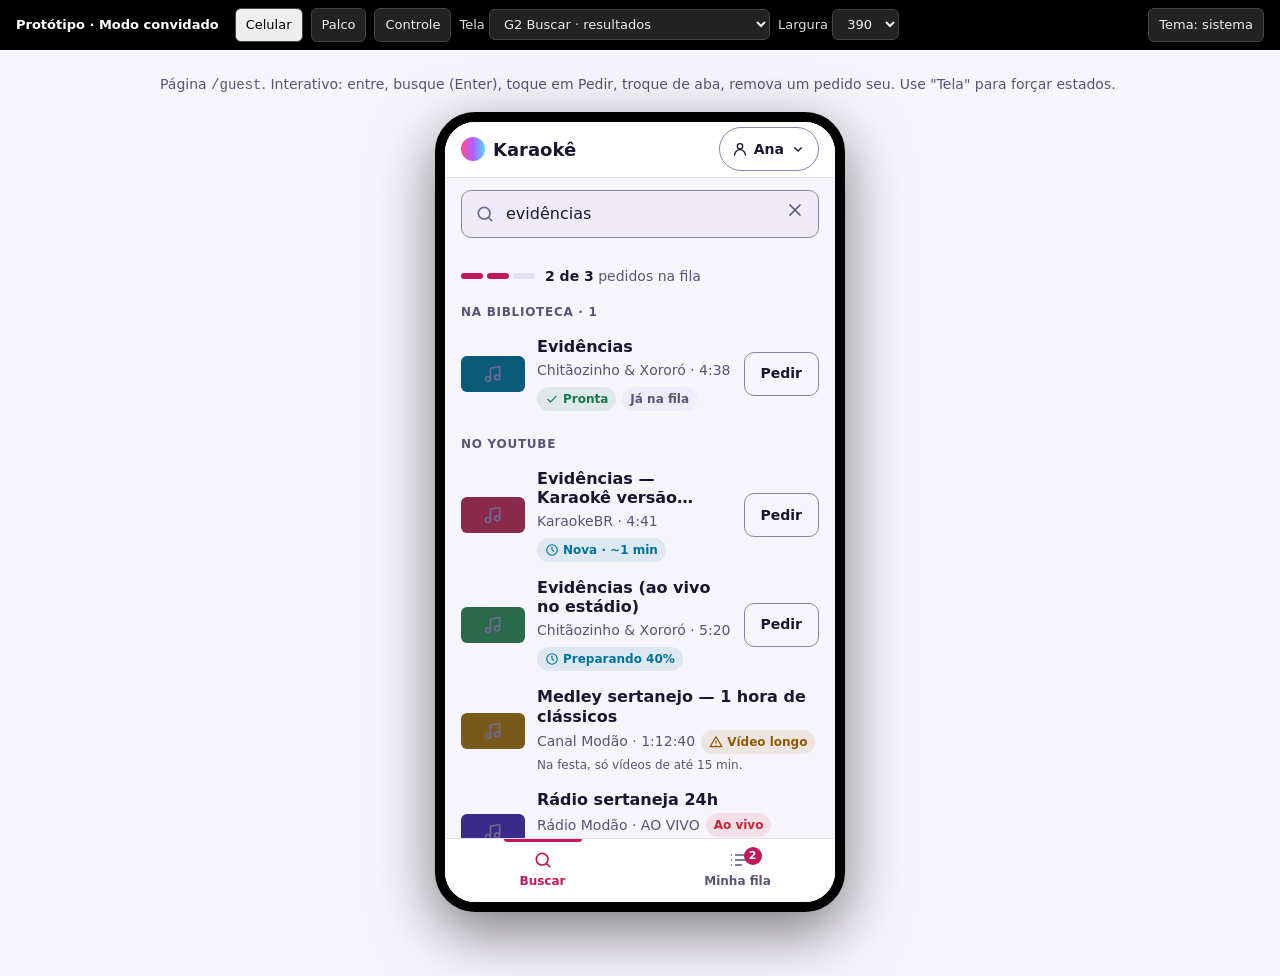
<file: design/prototype-guest.html>
<!doctype html>
<html lang="pt-BR">
<head>
<meta charset="utf-8">
<meta name="viewport" content="width=device-width, initial-scale=1">
<title>Modo convidado — protótipo</title>
<!-- Protótipo estático da v0.3 (DESIGN §12). Autocontido, sem rede. A barra preta do topo NÃO faz parte do produto.
     O bloco "TOKENS" abaixo é cópia literal de design/tokens.css. JS/handlers inline só porque é protótipo (produção: CSP 'self'). -->
<style>
/* ===== TOKENS (cópia de design/tokens.css) ===== */
/* ==========================================================================
   Karaokê local — design tokens
   Fonte única de valores visuais. O frontend importa este arquivo.
   Autor: ux-designer · Ciclo 20261003-2339-karaoke
   Direção: "palco noturno" — índigo profundo, magenta de destaque, ciano de luz.

   Temas:
     - Padrão: escuro (o Palco é sempre escuro).
     - Controle: segue prefers-color-scheme, sobrescrito por [data-theme="light|dark"]
       no <html>.
   Contrastes verificados (WCAG 2.x) estão listados em docs/DESIGN.md §7.
   ========================================================================== */

:root {
  color-scheme: dark;

  /* ---------- Paleta bruta (não use direto em componentes) ---------- */
  --indigo-950: #07050f;
  --indigo-900: #0e0b1a;
  --indigo-850: #17132a;
  --indigo-800: #211b3a;
  --indigo-700: #342c55;
  --indigo-600: #6e6496;
  --indigo-300: #b3abd1;
  --indigo-100: #f4f1ff;
  --magenta-400: #ff4d94;
  --magenta-700: #c2185b;
  --cyan-300: #4fddff;
  --cyan-700: #0067a3;

  /* ---------- Cores semânticas (tema escuro — padrão) ---------- */
  --color-bg: #0e0b1a;              /* fundo da página */
  --color-surface: #17132a;         /* cards, painéis */
  --color-surface-2: #211b3a;       /* camada elevada: inputs, itens hover, modais */
  --color-surface-3: #2a2348;       /* hover sobre surface-2 */
  --color-border: #342c55;          /* divisórias (decorativo) */
  --color-border-strong: #6e6496;   /* borda de componentes interativos (3.38:1) */
  --color-text: #f4f1ff;            /* 16.2:1 sobre surface */
  --color-text-muted: #b3abd1;      /* 8.3:1 sobre surface */
  --color-text-subtle: #8f87b0;     /* legendas terciárias (5.4:1 surface) */

  --color-accent: #ff4d94;          /* ação primária, seleção, marca */
  --color-accent-hover: #ff6ba7;
  --color-accent-active: #e83a80;
  --color-on-accent: #1a0612;       /* texto sobre accent (6.25:1) */
  --color-accent-soft: rgb(255 77 148 / 0.14); /* fundo de chip/selecionado */

  --color-info: #4fddff;            /* luz de palco: progresso, links, foco */
  --color-info-soft: rgb(79 221 255 / 0.12);
  --color-success: #3ddc97;
  --color-success-soft: rgb(61 220 151 / 0.14);
  --color-warning: #ffc24b;
  --color-warning-soft: rgb(255 194 75 / 0.14);
  --color-danger: #ff6b7a;
  --color-danger-soft: rgb(255 107 122 / 0.14);
  --color-on-danger: #1f0508;

  --color-focus: #4fddff;           /* anel de foco (12.1:1 sobre bg) */
  --color-overlay: rgb(7 5 15 / 0.72);  /* fundo de modais */
  --color-skeleton: #2a2348;
  --color-skeleton-shine: #3a3160;

  /* Gradiente de marca (logo, barra de progresso do palco) */
  --gradient-brand: linear-gradient(90deg, #ff4d94 0%, #b05cff 50%, #4fddff 100%);

  /* ---------- Tipografia ---------- */
  /* Fontes de sistema: nada a vendorizar, zero rede. */
  --font-sans: system-ui, -apple-system, "Segoe UI", Roboto, "Noto Sans", Cantarell,
    "Helvetica Neue", Arial, sans-serif;
  --font-mono: ui-monospace, "SFMono-Regular", "JetBrains Mono", "DejaVu Sans Mono",
    Menlo, Consolas, monospace;

  /* Escala Controle (razão ~1.25, base 16px) */
  --text-xs: 0.75rem;    /* 12 — legendas, badges */
  --text-sm: 0.875rem;   /* 14 — metadados */
  --text-md: 1rem;       /* 16 — corpo */
  --text-lg: 1.125rem;   /* 18 — título de card */
  --text-xl: 1.375rem;   /* 22 — título de seção */
  --text-2xl: 1.75rem;   /* 28 — título de tela */
  --text-3xl: 2.25rem;   /* 36 — estado vazio */

  --weight-regular: 400;
  --weight-medium: 500;
  --weight-semibold: 600;
  --weight-bold: 700;
  --weight-black: 800;

  --leading-tight: 1.2;
  --leading-normal: 1.5;
  --tracking-caps: 0.06em;

  /* ---------- Espaçamento (base 4px) ---------- */
  --space-0: 0;
  --space-1: 4px;
  --space-2: 8px;
  --space-3: 12px;
  --space-4: 16px;
  --space-5: 20px;
  --space-6: 24px;
  --space-8: 32px;
  --space-10: 40px;
  --space-12: 48px;
  --space-16: 64px;

  /* ---------- Forma ---------- */
  --radius-sm: 6px;
  --radius-md: 10px;
  --radius-lg: 16px;
  --radius-xl: 24px;
  --radius-pill: 999px;

  --border-width: 1px;
  --focus-ring: 0 0 0 2px var(--color-bg), 0 0 0 4px var(--color-focus);

  --shadow-1: 0 1px 2px rgb(0 0 0 / 0.4);
  --shadow-2: 0 4px 16px rgb(0 0 0 / 0.45);
  --shadow-3: 0 12px 40px rgb(0 0 0 / 0.55);
  --glow-accent: 0 0 24px rgb(255 77 148 / 0.35);

  /* ---------- Tamanhos ---------- */
  --control-h: 40px;        /* altura mínima de botão/input (alvo ≥ 40px) */
  --control-h-lg: 48px;
  --icon-sm: 16px;
  --icon-md: 20px;
  --icon-lg: 24px;
  --thumb-w: 120px;         /* thumbnail 16:9 nos resultados */
  --thumb-w-sm: 64px;       /* thumbnail na fila/biblioteca */
  --header-h: 64px;
  --player-h: 88px;
  --sidebar-w: 380px;
  --content-max: 1440px;
  /* v0.2 — editor de sincronia (ciclo 20261004-1742) */
  --editor-max: 1280px;     /* largura máx. do editor (modal em tela cheia) */
  --waveform-h: 112px;      /* forma de onda (janela de 10 s) */
  --overview-h: 28px;       /* faixa de visão geral da música inteira */
  --mark-pad-h: 136px;      /* botão grande "Marcar" do modo tocar e marcar */
  --sync-row-h: 48px;       /* linha da lista de letras no editor */

  /* ---------- Movimento ---------- */
  --duration-instant: 80ms;   /* feedback de press */
  --duration-fast: 150ms;     /* hover, foco */
  --duration-base: 220ms;     /* troca de estado, toasts */
  --duration-slow: 400ms;     /* troca de linha no palco */
  --duration-scene: 700ms;    /* troca de cena no palco */
  --ease-out: cubic-bezier(0.2, 0.8, 0.2, 1);
  --ease-in-out: cubic-bezier(0.65, 0, 0.35, 1);

  --z-player: 20;
  --z-header: 30;
  --z-modal: 50;
  --z-toast: 60;

  /* ---------- Palco (/stage) — sempre escuro, escala em vh ---------- */
  --stage-bg: #07050f;
  --stage-bg-blur: 48px;                     /* blur da thumbnail de fundo */
  --stage-bg-overlay: rgb(7 5 15 / 0.78);    /* garante ≥ 6.7:1 até sobre thumb branca */
  --stage-vignette: radial-gradient(ellipse at center, transparent 40%, rgb(7 5 15 / 0.6) 100%);
  --stage-text: #ffffff;                     /* letra não cantada */
  --stage-text-sung: #4fddff;                /* letra já cantada (preenchimento) */
  --stage-text-next: #cfc8ea;                /* próxima linha */
  --stage-text-meta: #b9b1d9;                /* título/artista/cantor */
  --stage-accent: #ff4d94;
  --stage-shadow: 0 0.25vh 1.2vh rgb(0 0 0 / 0.65);   /* text-shadow da letra */

  --stage-font: var(--font-sans);
  --stage-line-current: clamp(2.5rem, 7.5vh, 9rem);   /* ≥ 5vh (AC-06.1) */
  --stage-line-next: clamp(1.75rem, 4.6vh, 5.5rem);
  --stage-title: clamp(1.5rem, 4vh, 4.5rem);
  --stage-meta: clamp(1rem, 2.6vh, 3rem);
  --stage-countdown: clamp(4rem, 18vh, 20rem);
  --stage-hud: clamp(1rem, 2.8vh, 3rem);
  --stage-pad: clamp(1.5rem, 5vh, 6rem);
  --stage-line-gap: 3vh;
  --stage-progress-h: 0.8vh;
}

/* ---------- Tema claro (só Controle) ---------- */
@media (prefers-color-scheme: light) {
  :root:not([data-theme="dark"]) {
    color-scheme: light;
    --color-bg: #f7f5fc;
    --color-surface: #ffffff;
    --color-surface-2: #efebf8;
    --color-surface-3: #e5dff3;
    --color-border: #e2dcf0;
    --color-border-strong: #8c84a8;
    --color-text: #1a1530;
    --color-text-muted: #5a5378;
    --color-text-subtle: #6f6890;
    --color-accent: #c2185b;
    --color-accent-hover: #a8124d;
    --color-accent-active: #8f0e41;
    --color-on-accent: #ffffff;
    --color-accent-soft: rgb(194 24 91 / 0.10);
    --color-info: #00739e;
    --color-info-soft: rgb(0 115 158 / 0.10);
    --color-success: #13784a;
    --color-success-soft: rgb(19 120 74 / 0.10);
    --color-warning: #8f5b00;
    --color-warning-soft: rgb(143 91 0 / 0.10);
    --color-danger: #c42536;
    --color-danger-soft: rgb(196 37 54 / 0.10);
    --color-on-danger: #ffffff;
    --color-focus: #0067a3;
    --color-overlay: rgb(26 21 48 / 0.45);
    --color-skeleton: #ebe6f5;
    --color-skeleton-shine: #f6f3fb;
    --shadow-1: 0 1px 2px rgb(26 21 48 / 0.08);
    --shadow-2: 0 4px 16px rgb(26 21 48 / 0.10);
    --shadow-3: 0 12px 40px rgb(26 21 48 / 0.16);
    --glow-accent: none;
  }
}
:root[data-theme="light"] {
  color-scheme: light;
  --color-bg: #f7f5fc;
  --color-surface: #ffffff;
  --color-surface-2: #efebf8;
  --color-surface-3: #e5dff3;
  --color-border: #e2dcf0;
  --color-border-strong: #8c84a8;
  --color-text: #1a1530;
  --color-text-muted: #5a5378;
  --color-text-subtle: #6f6890;
  --color-accent: #c2185b;
  --color-accent-hover: #a8124d;
  --color-accent-active: #8f0e41;
  --color-on-accent: #ffffff;
  --color-accent-soft: rgb(194 24 91 / 0.10);
  --color-info: #00739e;
  --color-info-soft: rgb(0 115 158 / 0.10);
  --color-success: #13784a;
  --color-success-soft: rgb(19 120 74 / 0.10);
  --color-warning: #8f5b00;
  --color-warning-soft: rgb(143 91 0 / 0.10);
  --color-danger: #c42536;
  --color-danger-soft: rgb(196 37 54 / 0.10);
  --color-on-danger: #ffffff;
  --color-focus: #0067a3;
  --color-overlay: rgb(26 21 48 / 0.45);
  --color-skeleton: #ebe6f5;
  --color-skeleton-shine: #f6f3fb;
  --shadow-1: 0 1px 2px rgb(26 21 48 / 0.08);
  --shadow-2: 0 4px 16px rgb(26 21 48 / 0.10);
  --shadow-3: 0 12px 40px rgb(26 21 48 / 0.16);
  --glow-accent: none;
}
/* [data-theme="dark"] usa os valores padrão de :root (nada a redefinir). */

/* ---------- Movimento reduzido ---------- */
@media (prefers-reduced-motion: reduce) {
  :root {
    --duration-instant: 0ms;
    --duration-fast: 0ms;
    --duration-base: 0ms;
    --duration-slow: 0ms;
    --duration-scene: 0ms;
  }
}

/* ---------- v0.3 — Modo convidado (ciclo 20261005-0109) ---------- */
/* Só tamanhos e as cores fixas do QR (não mudam com o tema). DESIGN §12. */
:root {
  --touch-min: 44px;                         /* alvo mínimo na página /guest (celular) */
  --guest-nav-h: 64px;                       /* barra inferior do celular (+ safe-area) */
  --guest-max: 480px;                        /* largura máx. do conteúdo /guest em telas largas */
  --qr-light: #ffffff;                       /* fundo + zona de silêncio do QR (20.2:1) */
  --qr-dark: #07050f;                        /* módulos do QR */
  --stage-qr: clamp(220px, 40vh, 60vh);      /* QR na Espera / Pressione Enter (≥ 25% da altura) */
  --stage-qr-sm: clamp(200px, 30vh, 44vh);   /* QR no A seguir / Aguardando preparo */
}

/* ===== Base ===== */
*,*::before,*::after{box-sizing:border-box}
html,body{margin:0}
body{background:var(--color-bg);color:var(--color-text);font:var(--text-md)/var(--leading-normal) var(--font-sans);-webkit-font-smoothing:antialiased}
button,input,select{font:inherit;color:inherit}
.tnum{font-variant-numeric:tabular-nums}
.sr-only{position:absolute;width:1px;height:1px;overflow:hidden;clip:rect(0 0 0 0);white-space:nowrap}
.icon{width:var(--icon-md);height:var(--icon-md);fill:none;stroke:currentColor;stroke-width:2;stroke-linecap:round;stroke-linejoin:round;flex:none}
.icon-sm{width:var(--icon-sm);height:var(--icon-sm)}
:focus-visible{outline:none;box-shadow:var(--focus-ring)}
.still *,.still *::before,.still *::after{animation:none!important;transition:none!important}
@media (prefers-reduced-motion:reduce){*,*::before,*::after{animation:none!important;transition:none!important}}

/* ===== Barra do protótipo (não é produto) ===== */
.proto{position:sticky;top:0;z-index:99;display:flex;flex-wrap:wrap;gap:8px;align-items:center;padding:8px 16px;background:#000;color:#ddd;font-size:13px}
.proto b{color:#fff;margin-right:8px}
.proto button,.proto select{background:#222;border:1px solid #444;border-radius:6px;padding:6px 10px;color:#eee;cursor:pointer}
.proto button[aria-pressed=true]{background:#eee;color:#000}
.proto .sp{flex:1}
.view{display:none;padding:24px 16px 64px}
.view.on{display:block}
.view-note{max-width:960px;margin:0 auto 16px;color:var(--color-text-muted);font-size:var(--text-sm)}

/* ===== Componentes compartilhados ===== */
.btn{display:inline-flex;align-items:center;justify-content:center;gap:8px;min-height:var(--control-h);padding:0 16px;border-radius:var(--radius-md);border:1px solid transparent;background:transparent;font-weight:var(--weight-semibold);font-size:var(--text-sm);cursor:pointer;transition:background var(--duration-fast),transform var(--duration-instant);white-space:nowrap}
.btn:active:not(:disabled){transform:scale(.97)}
.btn:disabled,.btn[aria-disabled=true]{opacity:.45;cursor:not-allowed}
.btn-primary{background:var(--color-accent);color:var(--color-on-accent)}
.btn-primary:hover:not(:disabled){background:var(--color-accent-hover)}
.btn-secondary{border-color:var(--color-border-strong);color:var(--color-text)}
.btn-secondary:hover:not(:disabled){background:var(--color-surface-2)}
.btn-ghost{color:var(--color-text-muted)}
.btn-ghost:hover{background:var(--color-surface-2);color:var(--color-text)}
.btn-danger{background:var(--color-danger);color:var(--color-on-danger)}
.btn-danger-ghost{color:var(--color-danger)}
.btn-danger-ghost:hover{background:var(--color-danger-soft)}
.btn-icon{width:var(--control-h);padding:0}
.btn-lg{min-height:var(--control-h-lg);font-size:var(--text-md);border-radius:var(--radius-md)}
.spin{animation:spin 1s linear infinite}
@keyframes spin{to{transform:rotate(360deg)}}
.chip{display:inline-flex;align-items:center;gap:4px;height:24px;padding:0 8px;border-radius:var(--radius-pill);font-size:var(--text-xs);font-weight:var(--weight-semibold);white-space:nowrap}
.chip .icon{width:14px;height:14px}
.chip-success{background:var(--color-success-soft);color:var(--color-success)}
.chip-info{background:var(--color-info-soft);color:var(--color-info)}
.chip-warning{background:var(--color-warning-soft);color:var(--color-warning)}
.chip-danger{background:var(--color-danger-soft);color:var(--color-danger)}
.chip-accent{background:var(--color-accent-soft);color:var(--color-accent)}
.chip-solid{background:var(--color-accent);color:var(--color-on-accent)}
.chip-neutral{background:var(--color-surface-2);color:var(--color-text-muted)}
.callout{display:flex;gap:12px;align-items:flex-start;padding:12px;border-radius:var(--radius-md);font-size:var(--text-sm);border:1px solid}
.callout .icon{margin-top:1px}
.callout p{margin:0}
.callout-info{background:var(--color-info-soft);border-color:color-mix(in srgb,var(--color-info) 35%,transparent)}
.callout-info>.icon{color:var(--color-info)}
.callout-warning{background:var(--color-warning-soft);border-color:color-mix(in srgb,var(--color-warning) 40%,transparent)}
.callout-warning>.icon{color:var(--color-warning)}
.callout-danger{background:var(--color-danger-soft);border-color:color-mix(in srgb,var(--color-danger) 40%,transparent)}
.callout-danger>.icon{color:var(--color-danger)}
.callout .act{margin-top:8px;display:flex;gap:8px;flex-wrap:wrap}
.field label{display:block;font-weight:var(--weight-semibold);font-size:var(--text-sm);margin-bottom:6px}
.input{width:100%;min-height:var(--control-h-lg);padding:0 14px;border-radius:var(--radius-md);border:1px solid var(--color-border-strong);background:var(--color-surface-2);font-size:16px;transition:border-color var(--duration-fast)}
.input:focus{outline:none;border-color:var(--color-focus);box-shadow:0 0 0 1px var(--color-focus)}
.input[aria-invalid=true]{border-color:var(--color-danger)}
.hint{display:flex;justify-content:space-between;gap:8px;margin-top:6px;font-size:var(--text-sm);color:var(--color-text-muted)}
.hint.err{color:var(--color-danger)}
.thumb{flex:none;width:var(--thumb-w-sm);aspect-ratio:16/9;border-radius:var(--radius-sm);background:var(--art,var(--color-surface-3));display:grid;place-items:center;color:var(--color-text-subtle)}
.skel{background:linear-gradient(90deg,var(--color-skeleton) 0,var(--color-skeleton-shine) 50%,var(--color-skeleton) 100%);background-size:200% 100%;animation:shimmer 1.2s infinite;border-radius:var(--radius-sm)}
@keyframes shimmer{to{background-position:-200% 0}}

/* ===== Celular /guest ===== */
.phones{display:flex;justify-content:center}
.phone{--pw:390px;width:calc(var(--pw) + 20px);max-width:100%;height:800px;border:10px solid #000;border-radius:40px;overflow:hidden;box-shadow:0 20px 60px rgb(0 0 0 / .5);background:var(--color-bg);position:relative}
.g{position:relative;height:100%;display:flex;flex-direction:column;overflow:hidden;font-size:16px}
.g-head{flex:none;height:56px;display:flex;align-items:center;justify-content:space-between;padding:0 16px;border-bottom:1px solid var(--color-border);background:var(--color-surface)}
.logo{display:flex;align-items:center;gap:8px;font-weight:var(--weight-black);font-size:var(--text-lg)}
.logo-dot{width:24px;height:24px;border-radius:50%;background:var(--gradient-brand);box-shadow:var(--glow-accent)}
.name-chip{min-height:var(--touch-min);display:flex;align-items:center;gap:6px;padding:0 12px;border-radius:var(--radius-pill);border:1px solid var(--color-border-strong);background:transparent;cursor:pointer;font-size:var(--text-sm);font-weight:var(--weight-semibold);max-width:55%}
.name-chip span{overflow:hidden;text-overflow:ellipsis;white-space:nowrap}
.reconn{flex:none;display:flex;align-items:center;gap:8px;justify-content:center;height:36px;background:var(--color-info-soft);color:var(--color-text);font-size:var(--text-sm)}
.reconn .icon{color:var(--color-info)}
.g-main{flex:1;scrollbar-width:thin;overflow-y:auto;overscroll-behavior:contain;padding:16px 16px 24px}
.g-main>*+*{margin-top:16px}
.g-nav{flex:none;height:var(--guest-nav-h);display:grid;grid-template-columns:1fr 1fr;border-top:1px solid var(--color-border);background:var(--color-surface)}
.g-tab{position:relative;display:flex;flex-direction:column;align-items:center;justify-content:center;gap:2px;border:0;background:none;color:var(--color-text-muted);font-size:var(--text-xs);font-weight:var(--weight-semibold);cursor:pointer;min-height:var(--touch-min)}
.g-tab[aria-current=page]{color:var(--color-accent)}
.g-tab[aria-current=page]::before{content:"";position:absolute;top:0;left:30%;right:30%;height:3px;border-radius:0 0 3px 3px;background:var(--color-accent)}
.g-tab .badge{position:absolute;top:8px;left:calc(50% + 6px);min-width:18px;height:18px;padding:0 5px;border-radius:9px;background:var(--color-accent);color:var(--color-on-accent);font-size:11px;line-height:18px;text-align:center}
.search{position:sticky;top:-16px;z-index:2;margin:-16px -16px 0;padding:12px 16px;background:var(--color-bg)}
.search form{display:flex;gap:8px}
.search .wrap{position:relative;flex:1}
.search .wrap>.icon{position:absolute;left:14px;top:14px;color:var(--color-text-subtle)}
.search .input{padding-left:44px;padding-right:44px}
.search .clr{position:absolute;right:2px;top:2px;width:var(--touch-min);height:var(--touch-min);border:0;background:none;color:var(--color-text-muted);border-radius:var(--radius-md);cursor:pointer}
.meter{display:flex;align-items:center;gap:10px;font-size:var(--text-sm);color:var(--color-text-muted)}
.meter .segs{display:flex;gap:4px}
.meter .segs i{width:22px;height:6px;border-radius:3px;background:var(--color-surface-3)}
.meter .segs i.on{background:var(--color-accent)}
.meter.full .segs i.on{background:var(--color-warning)}
.meter b{color:var(--color-text)}
.sec-h{margin:0;font-size:var(--text-xs);letter-spacing:var(--tracking-caps);text-transform:uppercase;color:var(--color-text-muted);font-weight:var(--weight-bold)}
.list{list-style:none;margin:8px 0 0;padding:0}
.row{display:flex;align-items:center;gap:12px;min-height:72px;padding:8px;margin:0 -8px;border-radius:var(--radius-md)}
.row.tap{cursor:pointer}
.row.tap:active{background:var(--color-surface-2)}
.row .txt{flex:1;min-width:0}
.row .t{font-weight:var(--weight-semibold);display:-webkit-box;-webkit-line-clamp:2;-webkit-box-orient:vertical;overflow:hidden;line-height:var(--leading-tight)}
.row .m{display:flex;flex-wrap:wrap;align-items:center;gap:6px;margin-top:4px;font-size:var(--text-sm);color:var(--color-text-muted)}
.row .why{font-size:var(--text-xs);color:var(--color-text-muted);margin-top:2px}
.row .btn{min-height:var(--touch-min)}
.empty{text-align:center;padding:32px 8px}
.empty .ring{width:72px;height:72px;border-radius:50%;margin:0 auto 16px;display:grid;place-items:center;background:var(--color-surface-2);color:var(--color-text-muted)}
.empty .ring .icon{width:32px;height:32px}
.empty h2{margin:0 0 8px;font-size:var(--text-xl)}
.empty p{margin:0 auto 20px;color:var(--color-text-muted);max-width:32ch}
.state{height:100%;display:flex;flex-direction:column;justify-content:center;padding:24px}
.state .ring.warn{background:var(--color-warning-soft);color:var(--color-warning)}
.state .ring.dang{background:var(--color-danger-soft);color:var(--color-danger)}
.state .small{font-size:var(--text-sm);color:var(--color-text-subtle)}
/* entrar */
.join{height:100%;overflow:auto;display:flex;flex-direction:column;justify-content:center;padding:24px 20px}
.join .logo-dot{width:64px;height:64px;margin:0 auto 16px}
.join h1{margin:0;text-align:center;font-size:var(--text-2xl);font-weight:var(--weight-black);line-height:var(--leading-tight)}
.join .lead{text-align:center;color:var(--color-text-muted);margin:8px 0 32px}
.join .btn{width:100%;margin-top:20px}
.join .priv{display:flex;gap:6px;justify-content:center;align-items:center;margin-top:16px;font-size:var(--text-xs);color:var(--color-text-subtle);text-align:center}
/* fila */
.now{display:flex;gap:12px;align-items:center;padding:12px;border-radius:var(--radius-lg);background:var(--color-surface-2);border-left:3px solid var(--color-info)}
.now.mine{border-left-color:var(--color-success);box-shadow:0 0 0 1px var(--color-success) inset}
.now .lbl{font-size:var(--text-xs);letter-spacing:var(--tracking-caps);text-transform:uppercase;color:var(--color-text-muted);font-weight:var(--weight-bold)}
.eq{display:flex;gap:3px;align-items:flex-end;height:20px;margin-left:auto}
.eq i{width:4px;background:var(--color-info);border-radius:2px;animation:eq 0.9s ease-in-out infinite alternate}
.eq i:nth-child(2){animation-delay:-.3s}.eq i:nth-child(3){animation-delay:-.6s}
@keyframes eq{from{height:4px}to{height:20px}}
.turn{padding:14px 16px;border-radius:var(--radius-lg);background:var(--color-accent-soft);border:1px solid color-mix(in srgb,var(--color-accent) 40%,transparent)}
.turn .k{font-size:var(--text-sm);color:var(--color-text-muted)}
.turn .v{font-size:var(--text-xl);font-weight:var(--weight-black);margin-top:2px}
.turn.go{background:var(--color-success-soft);border-color:color-mix(in srgb,var(--color-success) 50%,transparent)}
.turn.go .v{color:var(--color-success)}
.qrow{display:flex;align-items:center;gap:10px;min-height:64px;padding:8px;border-radius:var(--radius-md);border-left:3px solid transparent;transition:opacity var(--duration-base)}
.qrow .n{width:20px;text-align:center;color:var(--color-text-subtle);font-size:var(--text-sm)}
.qrow.mine{background:var(--color-accent-soft);border-left-color:var(--color-accent)}
.qrow .txt{flex:1;min-width:0}
.qrow .t{font-weight:var(--weight-semibold);white-space:nowrap;overflow:hidden;text-overflow:ellipsis}
.qrow .m{display:flex;flex-wrap:wrap;gap:6px;align-items:center;font-size:var(--text-sm);color:var(--color-text-muted);margin-top:2px}
.qrow .m .when{color:var(--color-text);font-weight:var(--weight-semibold)}
.bar{height:6px;border-radius:3px;background:var(--color-surface-3);overflow:hidden;margin-top:6px}
.bar i{display:block;height:100%;background:var(--color-info);border-radius:3px}
.qrow .del{width:var(--touch-min);height:var(--touch-min);flex:none}
.confirm{display:flex;flex-wrap:wrap;align-items:center;gap:8px;width:100%}
.confirm p{flex:1 1 100%;margin:0;font-weight:var(--weight-semibold)}
.confirm .btn{min-height:var(--touch-min);flex:1}
/* folha */
.scrim{position:absolute;inset:0;background:var(--color-overlay);z-index:10;animation:fade var(--duration-base) var(--ease-out)}
.sheet{position:absolute;left:0;right:0;bottom:0;z-index:11;background:var(--color-surface);border-radius:var(--radius-xl) var(--radius-xl) 0 0;padding:8px 16px 20px;box-shadow:var(--shadow-3);animation:up var(--duration-base) var(--ease-out)}
.sheet .grab{width:36px;height:4px;border-radius:2px;background:var(--color-border-strong);margin:4px auto 12px}
.sheet h2{margin:0 0 12px;font-size:var(--text-lg)}
.sheet .song{display:flex;gap:12px;align-items:center;margin-bottom:16px}
.sheet .song .thumb{width:96px}
.sheet .acts{display:flex;gap:8px;margin-top:16px}
.sheet .acts .btn{flex:1}
.sheet .acts .btn-primary{flex:1.6}
.sheet .callout{margin-top:12px}
@keyframes up{from{transform:translateY(100%)}}
@keyframes fade{from{opacity:0}}
.toast{position:absolute;left:16px;right:16px;bottom:calc(var(--guest-nav-h) + 12px);z-index:12;display:flex;align-items:center;gap:10px;padding:8px 8px 8px 14px;min-height:52px;border-radius:var(--radius-md);background:var(--color-surface-3);box-shadow:var(--shadow-3);font-size:var(--text-sm);animation:pop var(--duration-base) var(--ease-out)}
.toast .icon{color:var(--color-success)}
.toast span{flex:1}
.toast .btn{min-height:var(--touch-min);color:var(--color-info)}
@keyframes pop{from{opacity:0;transform:translateY(8px) scale(.98)}}

/* ===== Palco ===== */
.stagewrap{max-width:1100px;margin:0 auto}
.stage{position:relative;width:100%;aspect-ratio:16/9;container-type:size;overflow:hidden;border-radius:12px;background:var(--stage-bg);color:var(--stage-text);box-shadow:var(--shadow-3)}
.stage .lights{position:absolute;inset:0;background:radial-gradient(40cqh 60cqh at 15% 0,rgb(255 77 148 / .25),transparent),radial-gradient(40cqh 60cqh at 85% 0,rgb(79 221 255 / .18),transparent),radial-gradient(60cqh 40cqh at 50% 110%,rgb(176 92 255 / .2),transparent)}
.stage .blurbg{position:absolute;inset:-10%;background:linear-gradient(135deg,#6b2a8a,#c2185b 50%,#0a5a7a);filter:blur(8cqh) saturate(1.3)}
.stage .blurbg::after{content:"";position:absolute;inset:0;background:var(--stage-bg-overlay)}
.sc{position:absolute;inset:0;display:grid;grid-template-columns:1fr auto;align-items:center;gap:6cqh;padding:7cqh 8cqh}
.sc .left .lg{display:flex;align-items:center;gap:1.5cqh;font-weight:800;font-size:3.4cqh;margin-bottom:4cqh}
.sc .left .lg i{width:4.5cqh;height:4.5cqh;border-radius:50%;background:var(--gradient-brand)}
.sc .big{font-size:8cqh;font-weight:800;line-height:1.05;margin:0 0 3cqh}
.sc .mid{font-size:3.6cqh;color:var(--stage-text-next);margin:0 0 2cqh;line-height:1.3}
.sc .meta{font-size:2.6cqh;color:var(--stage-text-meta)}
.sc .hl{color:var(--stage-text-sung)}
.qrbox{display:flex;flex-direction:column;align-items:center;gap:2.2cqh;animation:fade var(--duration-scene) var(--ease-in-out)}
.qrcard{background:var(--qr-light);border-radius:2cqh;box-shadow:0 2cqh 6cqh rgb(0 0 0 / .55);line-height:0}
.qrcard svg{display:block;width:40cqh;height:40cqh}
.qrbox.sm .qrcard svg{width:30cqh;height:30cqh}
.qrbox .cap{font-size:4cqh;font-weight:700;text-align:center;line-height:1.15;max-width:52cqh}
.qrbox.sm .cap{font-size:2.8cqh;max-width:36cqh}
.qrbox .url{font-size:2.6cqh;color:var(--stage-text-meta);font-variant-numeric:tabular-nums}
.qrbox.sm .url{font-size:2.2cqh}
.up{display:flex;flex-direction:column;gap:2cqh}
.up .art{width:44cqh;aspect-ratio:16/9;border-radius:1.6cqh;background:linear-gradient(135deg,#3a1d6e,#c2185b);box-shadow:0 2cqh 5cqh rgb(0 0 0 / .5)}
.up .lbl{color:var(--stage-accent);font-weight:800;letter-spacing:.08em;font-size:3cqh}
.up h2{margin:0;font-size:7cqh;line-height:1.05}
.up .a{font-size:3.4cqh;color:var(--stage-text-meta)}
.up .row2{display:flex;align-items:center;gap:3cqh;flex-wrap:wrap}
.pill{display:inline-flex;align-items:center;gap:1.2cqh;padding:1cqh 2.4cqh;border-radius:999px;background:rgb(255 255 255 / .12);font-size:3.2cqh;font-weight:700}
.pill .icon,.by .icon{width:3cqh;height:3cqh}
.by{display:flex;align-items:center;gap:1cqh;font-size:2.6cqh;color:var(--stage-text-meta)}
.ringc{position:relative;width:11cqh;height:11cqh;display:grid;place-items:center;font-size:4.6cqh;font-weight:800}
.ringc svg{position:absolute;inset:0;transform:rotate(-90deg)}
.hints{display:flex;gap:3cqh;font-size:2.2cqh;color:var(--stage-text-meta);margin-top:2cqh}
.key{display:inline-block;padding:0 1cqh;border:1px solid rgb(255 255 255 / .35);border-radius:.8cqh;margin-right:.6cqh;color:#fff}
.prep .barS{height:1.2cqh;border-radius:1cqh;background:rgb(255 255 255 / .15);overflow:hidden;width:60cqh}
.prep .barS i{display:block;height:100%;width:62%;background:var(--gradient-brand)}
.lyr{position:absolute;inset:0;display:flex;flex-direction:column;justify-content:center;align-items:center;gap:3cqh;text-align:center}
.lyr .cur{font-size:7.5cqh;font-weight:800}
.lyr .cur span{color:var(--stage-text-sung)}
.lyr .nxt{font-size:4.6cqh;color:var(--stage-text-next)}
.lyr .note{position:absolute;bottom:3cqh;font-size:2.2cqh;color:var(--stage-text-meta);background:rgb(0 0 0 / .4);padding:.6cqh 2cqh;border-radius:999px}

/* ===== Controle ===== */
.ctl-grid{display:grid;grid-template-columns:repeat(auto-fill,minmax(min(380px,100%),1fr));gap:24px;max-width:1240px;margin:0 auto;align-items:start}
.ctl-grid figure{margin:0}
.ctl-grid figcaption{font-size:var(--text-xs);letter-spacing:var(--tracking-caps);text-transform:uppercase;color:var(--color-text-subtle);margin-bottom:8px;font-weight:var(--weight-bold)}
.card{background:var(--color-surface);border:1px solid var(--color-border);border-radius:var(--radius-lg);padding:16px}
.card>*+*{margin-top:12px}
.card-h{display:flex;align-items:center;gap:10px}
.card-h h3{margin:0;font-size:var(--text-lg);flex:1}
.card-h .st{font-size:var(--text-sm);color:var(--color-text-muted)}
.card .desc{margin:4px 0 0;font-size:var(--text-sm);color:var(--color-text-muted)}
.switch{position:relative;width:48px;height:28px;border-radius:14px;border:1px solid var(--color-border-strong);background:var(--color-surface-3);cursor:pointer;padding:0;flex:none;transition:background var(--duration-fast)}
.switch::after{content:"";position:absolute;top:3px;left:3px;width:20px;height:20px;border-radius:50%;background:var(--color-text-muted);transition:transform var(--duration-base) var(--ease-out),background var(--duration-base)}
.switch[aria-checked=true]{background:var(--color-accent);border-color:var(--color-accent)}
.switch[aria-checked=true]::after{transform:translateX(20px);background:var(--color-on-accent)}
.switch[aria-busy=true]::after{background:transparent;border:2px solid var(--color-on-accent);border-right-color:transparent;animation:spin 1s linear infinite}
.live{display:flex;align-items:center;gap:8px;font-size:var(--text-sm)}
.live i{width:10px;height:10px;border-radius:50%;background:var(--color-success);box-shadow:0 0 0 0 var(--color-success);animation:pulse 2s infinite}
@keyframes pulse{70%{box-shadow:0 0 0 6px transparent}}
.linkrow{display:flex;gap:8px}
.linkrow .input{min-height:var(--control-h);font-family:var(--font-mono);font-size:var(--text-sm);text-overflow:ellipsis}
.lbl-sm{display:block;font-size:var(--text-sm);font-weight:var(--weight-semibold);margin-bottom:6px}
.select{width:100%;min-height:var(--control-h);padding:0 12px;border-radius:var(--radius-md);border:1px solid var(--color-border-strong);background:var(--color-surface-2)}
.small{font-size:var(--text-sm);color:var(--color-text-muted);margin:0}
.btnrow{display:flex;gap:8px;flex-wrap:wrap}
.callout ol{margin:6px 0 0;padding-left:18px}
.callout code{font-family:var(--font-mono);font-size:var(--text-xs);background:var(--color-surface-2);padding:1px 4px;border-radius:4px}
.modal{background:var(--color-surface);border:1px solid var(--color-border);border-radius:var(--radius-lg);box-shadow:var(--shadow-3);padding:20px}
.modal h3{margin:0 0 8px;font-size:var(--text-xl)}
.modal p{margin:0 0 12px;color:var(--color-text-muted);font-size:var(--text-sm)}
.modal p b{color:var(--color-text)}
.modal .btnrow{justify-content:flex-end;margin-top:16px}
.cq{list-style:none;margin:0;padding:0}
.cq li{display:flex;gap:10px;align-items:center;padding:8px 0;border-top:1px solid var(--color-border)}
.cq li:first-child{border-top:0}
.cq .txt{flex:1;min-width:0}
.cq .t{font-weight:var(--weight-semibold);font-size:var(--text-sm)}
.cq .m{font-size:var(--text-xs);color:var(--color-text-muted);display:flex;gap:4px;align-items:center;flex-wrap:wrap}
.cq .ib{width:32px;height:32px;display:grid;place-items:center;color:var(--color-text-muted)}
.hdrchip{display:flex;align-items:center;gap:12px;padding:12px 16px;background:var(--color-surface);border:1px solid var(--color-border);border-radius:var(--radius-lg)}
.hdrchip .chip{height:32px;padding:0 12px;cursor:pointer;border:0}
</style>
</head>
<body>
<svg width="0" height="0" style="position:absolute" aria-hidden="true">
  <symbol id="i-search" viewBox="0 0 24 24"><circle cx="11" cy="11" r="7"/><path d="m20 20-3.5-3.5"/></symbol>
  <symbol id="i-x" viewBox="0 0 24 24"><path d="M6 6l12 12M18 6 6 18"/></symbol>
  <symbol id="i-music" viewBox="0 0 24 24"><path d="M9 18V5l11-2v13"/><circle cx="6" cy="18" r="3"/><circle cx="17" cy="16" r="3"/></symbol>
  <symbol id="i-check" viewBox="0 0 24 24"><path d="m5 12.5 4.5 4.5L19 7.5"/></symbol>
  <symbol id="i-alert" viewBox="0 0 24 24"><path d="M12 3 2 20h20z"/><path d="M12 10v4M12 17.5v.01"/></symbol>
  <symbol id="i-info" viewBox="0 0 24 24"><circle cx="12" cy="12" r="9"/><path d="M12 11v6M12 7.5v.01"/></symbol>
  <symbol id="i-clock" viewBox="0 0 24 24"><circle cx="12" cy="12" r="9"/><path d="M12 7v5l3 2"/></symbol>
  <symbol id="i-user" viewBox="0 0 24 24"><circle cx="12" cy="8" r="4"/><path d="M4 21a8 8 0 0 1 16 0"/></symbol>
  <symbol id="i-list" viewBox="0 0 24 24"><path d="M9 6h11M9 12h11M9 18h7M4 6h.01M4 12h.01M4 18h.01"/></symbol>
  <symbol id="i-trash" viewBox="0 0 24 24"><path d="M4 7h16M9 7V4h6v3M6 7l1 13h10l1-13"/></symbol>
  <symbol id="i-wifi-off" viewBox="0 0 24 24"><path d="M2 8.5a15 15 0 0 1 4-2.4M10 5.1a15 15 0 0 1 12 3.4M5 12a10 10 0 0 1 3.5-2M15 10.3a10 10 0 0 1 4 1.7M8.5 15.5a5 5 0 0 1 7 0M12 19h.01M3 3l18 18"/></symbol>
  <symbol id="i-refresh" viewBox="0 0 24 24"><path d="M20 11a8 8 0 0 0-14.5-4.5L4 8M4 4v4h4M4 13a8 8 0 0 0 14.5 4.5L20 16M20 20v-4h-4"/></symbol>
  <symbol id="i-chev" viewBox="0 0 24 24"><path d="m7 10 5 5 5-5"/></symbol>
  <symbol id="i-phone" viewBox="0 0 24 24"><rect x="6" y="2" width="12" height="20" rx="2.5"/><path d="M11 18h2"/></symbol>
  <symbol id="i-users" viewBox="0 0 24 24"><circle cx="9" cy="8" r="3.5"/><path d="M2.5 20a6.5 6.5 0 0 1 13 0"/><path d="M16 4.5a3.5 3.5 0 0 1 0 7M18 14a6.5 6.5 0 0 1 3.5 6"/></symbol>
  <symbol id="i-qr" viewBox="0 0 24 24"><rect x="3" y="3" width="7" height="7" rx="1"/><rect x="14" y="3" width="7" height="7" rx="1"/><rect x="3" y="14" width="7" height="7" rx="1"/><path d="M14 14h3v3M21 14v.01M14 21h3M20 18v3"/></symbol>
  <symbol id="i-copy" viewBox="0 0 24 24"><rect x="9" y="9" width="11" height="11" rx="2"/><path d="M5 15V6a2 2 0 0 1 2-2h8"/></symbol>
  <symbol id="i-logout" viewBox="0 0 24 24"><path d="M10 4H6a2 2 0 0 0-2 2v12a2 2 0 0 0 2 2h4M15 8l4 4-4 4M19 12H9"/></symbol>
  <symbol id="i-lock" viewBox="0 0 24 24"><rect x="5" y="11" width="14" height="10" rx="2"/><path d="M8 11V8a4 4 0 0 1 8 0v3"/></symbol>
  <symbol id="i-arrow-right" viewBox="0 0 24 24"><path d="M5 12h14M13 6l6 6-6 6"/></symbol>
  <symbol id="i-arrow-up" viewBox="0 0 24 24"><path d="M12 19V5M6 11l6-6 6 6"/></symbol>
  <symbol id="i-up" viewBox="0 0 24 24"><path d="m6 15 6-6 6 6"/></symbol>
  <symbol id="i-down" viewBox="0 0 24 24"><path d="m6 9 6 6 6-6"/></symbol>
</svg>

<div class="proto" role="toolbar" aria-label="Protótipo (não faz parte do produto)">
  <b>Protótipo · Modo convidado</b>
  <button data-view="guest">Celular</button>
  <button data-view="stage">Palco</button>
  <button data-view="control">Controle</button>
  <label>Tela <select id="pState"></select></label>
  <label id="pW">Largura <select id="pWidth"><option>320</option><option selected>390</option><option>430</option></select></label>
  <span class="sp"></span>
  <button id="pTheme">Tema: sistema</button>
</div>

<!-- ============ CELULAR ============ -->
<section class="view" id="v-guest" aria-label="Celular">
  <p class="view-note">Página <code>/guest</code>. Interativo: entre, busque (Enter), toque em Pedir, troque de aba, remova um pedido seu. Use "Tela" para forçar estados.</p>
  <div class="phones"><div class="phone" id="phone"><div class="g" id="g"></div></div></div>
</section>

<!-- ============ PALCO ============ -->
<section class="view" id="v-stage" aria-label="Palco">
  <p class="view-note">Palco 16:9 (sempre escuro). O QR aparece só entre músicas. QR = placeholder (o real vem de <code>GET /api/guest/qr</code>).</p>
  <div class="stagewrap"><div class="stage" id="stage"></div></div>
</section>

<!-- ============ CONTROLE ============ -->
<section class="view" id="v-control" aria-label="Controle">
  <p class="view-note">Card "Modo convidado" no topo da coluna lateral (380 px), modais e a fila com "pedido por".</p>
  <div class="ctl-grid" id="ctl"></div>
</section>

<div id="live" class="sr-only" aria-live="polite"></div>

<script>
/* ---------------- utilidades ---------------- */
const $=s=>document.querySelector(s);
const I=(id,c='')=>`<svg class="icon ${c}" aria-hidden="true"><use href="#i-${id}"/></svg>`;
const esc=s=>String(s).replace(/[&<>"]/g,c=>({'&':'&amp;','<':'&lt;','>':'&gt;','"':'&quot;'}[c]));
const P=new URLSearchParams(location.search);
if(P.get('still'))document.documentElement.classList.add('still');
if(P.get('theme'))document.documentElement.dataset.theme=P.get('theme');

/* QR falso: 29×29 com padrões de posição, zona de silêncio de 4 módulos */
function qr(seed=7){
  const n=29,q=4,N=n+2*q;let r=seed,out='';
  const rnd=()=>(r=(r*1103515245+12345)&0x7fffffff)/0x7fffffff;
  const finder=(x,y)=>{out+=`<rect x="${x}" y="${y}" width="7" height="7"/><rect x="${x+1}" y="${y+1}" width="5" height="5" fill="var(--qr-light)"/><rect x="${x+2}" y="${y+2}" width="3" height="3"/>`};
  const inF=(x,y)=>(x<8&&y<8)||(x>n-9&&y<8)||(x<8&&y>n-9);
  for(let y=0;y<n;y++)for(let x=0;x<n;x++){if(inF(x,y))continue;if((x===6||y===6)?((x+y)%2===0):rnd()>.52)out+=`<rect x="${x+q}" y="${y+q}" width="1" height="1"/>`}
  finder(q,q);finder(q+n-7,q);finder(q,q+n-7);
  return `<svg viewBox="0 0 ${N} ${N}" role="img" aria-label="QR code do convite" shape-rendering="crispEdges" fill="var(--qr-dark)">${out}</svg>`;
}

/* ---------------- dados fictícios ---------------- */
const ART=['#6b2a8a','#0a5a7a','#8a2a4a','#2a6a4a','#7a5a1a','#3a2a8a'];
const LIB=[
  {id:1,t:'Evidências',a:'Chitãozinho & Xororó',d:'4:38'},{id:2,t:'Garota de Ipanema',a:'Tom Jobim',d:'3:12'},
  {id:3,t:'Canção da Estrada Vazia',a:'Os Faróis',d:'3:31'},{id:4,t:'Dança no Telhado',a:'Lua Nova',d:'3:58'},
  {id:5,t:'Luzes de Neon',a:'Banda Aurora',d:'4:05'},{id:6,t:'Tempo Perdido',a:'Legião Urbana',d:'5:01'}];
const YT=[
  {t:'Evidências — Karaokê versão original',a:'KaraokeBR',d:'4:41',k:'new'},
  {t:'Evidências (ao vivo no estádio)',a:'Chitãozinho & Xororó',d:'5:20',k:'prep',p:40},
  {t:'Medley sertanejo — 1 hora de clássicos',a:'Canal Modão',d:'1:12:40',k:'long'},
  {t:'Rádio sertaneja 24h',a:'Rádio Modão',d:'AO VIVO',k:'live'}];
let st={view:'guest',s:'search',me:'Ana',tab:'search',q:'',sheet:null,toast:null,removing:null,
  queue:[
    {t:'Luzes de Neon',a:'Banda Aurora',singer:'Carla',by:'Carla'},
    {t:'Dança no Telhado',a:'Lua Nova',singer:'Diego',by:'Diego',prep:true},
    {t:'Evidências',a:'Chitãozinho & Xororó',singer:'Ana',by:'Ana'},
    {t:'Garota de Ipanema',a:'Tom Jobim',singer:'Ana',by:'Ana',prep:true,p:62,stage:'Separando voz'},
    {t:'Tempo Perdido',a:'Legião Urbana',singer:'Bruno',by:'Bruno'}],
  now:{t:'Canção da Estrada Vazia',a:'Os Faróis',singer:'Bruno',by:'Bruno'}};
const mine=()=>st.queue.filter(x=>x.by===st.me);
const say=t=>{$('#live').textContent=t};

/* ---------------- estados forçados do celular ---------------- */
const GSTATES={
  'join':'G1 Entrar','join-error':'G1 Entrar · erro de validação','join-loading':'G1 Entrar · entrando…',
  'home':'G2 Buscar · sem busca (Prontas)','search':'G2 Buscar · resultados','search-loading':'G2 Buscar · YouTube carregando',
  'search-none':'G2 Buscar · nada encontrado','search-ytfail':'G2 Buscar · YouTube falhou','search-429':'G2 Buscar · 429 (calma!)',
  'search-limit':'G2 Buscar · limite 3/3','search-jobs':'G2 Buscar · 2 preparos ativos','home-emptylib':'G2 Buscar · biblioteca vazia',
  'confirm':'G3 Confirmar · Pronta','confirm-new':'G3 Confirmar · nova (YouTube)','confirm-sending':'G3 Confirmar · pedindo…',
  'confirm-long':'G3 Confirmar · vídeo longo recusado','confirm-limit':'G3 Confirmar · limite (servidor)',
  'queue':'G4 Minha fila','queue-next':'G4 Minha fila · você é a próxima','queue-myturn':'G4 Minha fila · é a sua vez',
  'queue-remove':'G4 Minha fila · confirmar remoção','queue-empty':'G4 Minha fila · vazia','queue-toast':'G4 · toast pedido feito',
  'reconnect':'Faixa Reconectando…','rename':'G5 Trocar nome',
  'no-invite':'G6 Falta o convite','invite-invalid':'G7 QR não vale mais','ended':'G8 Sessão encerrada','off':'G9 Modo desligado','offline':'G10 Sem conexão'};
const SSTATES={'idle':'Espera (com QR)','press':'Pressione Enter (com QR)','upnext':'A seguir (com QR)','upnext-by':'A seguir · Pedido por (Should)',
  'prep':'Aguardando preparo (com QR)','playing':'Tocando (sem QR)','idle-off':'Espera · modo desligado'};

/* ---------------- render do celular ---------------- */
function head(){return `<header class="g-head"><div class="logo"><span class="logo-dot" aria-hidden="true"></span>Karaokê</div>
  <button class="name-chip" onclick="go('rename')" aria-label="Seu nome: ${esc(st.me)}. Trocar nome">${I('user','icon-sm')}<span>${esc(st.me)}</span>${I('chev','icon-sm')}</button></header>`}
function nav(){const n=mine().length;return `<nav class="g-nav" aria-label="Seções">
  <button class="g-tab" ${st.tab==='search'?'aria-current="page"':''} onclick="tab('search')">${I('search')}Buscar</button>
  <button class="g-tab" ${st.tab==='queue'?'aria-current="page"':''} onclick="tab('queue')" aria-label="Minha fila, ${n} pedidos seus">${I('list')}Minha fila${n?`<span class="badge" aria-hidden="true">${n}</span>`:''}</button></nav>`}
function meter(){const n=Math.min(3,mine().length),full=n>=3;if(!n)return '';
  return `<div class="meter ${full?'full':''}" role="meter" aria-valuemin="0" aria-valuemax="3" aria-valuenow="${n}" aria-label="Seus pedidos na fila"><span class="segs">${[0,1,2].map(i=>`<i class="${i<n?'on':''}"></i>`).join('')}</span><span><b class="tnum">${n} de 3</b> pedidos na fila</span></div>`}
function libRow(s,blocked){return `<li class="row tap" onclick="openSheet('lib',${s.id})"><div class="thumb" style="--art:${ART[s.id%6]}">${I('music')}</div>
  <div class="txt"><div class="t" title="${esc(s.t)}">${esc(s.t)}</div><div class="m"><span>${esc(s.a)} · <span class="tnum">${s.d}</span></span><span class="chip chip-success">${I('check')}Pronta</span>${st.queue.some(q=>q.t===s.t)?'<span class="chip chip-neutral">Já na fila</span>':''}</div></div>
  <button class="btn btn-secondary" ${blocked?'aria-disabled="true"':''} onclick="event.stopPropagation();openSheet('lib',${s.id})">Pedir</button></li>`}
function ytRow(r,i,blocked){let chip='',why='',btn=`<button class="btn btn-secondary" ${blocked?'aria-disabled="true"':''} onclick="openSheet('yt',${i})">Pedir</button>`;
  if(r.k==='new')chip=`<span class="chip chip-info">${I('clock')}Nova · ~1 min</span>`;
  if(r.k==='prep')chip=`<span class="chip chip-info">${I('clock')}Preparando 40%</span>`;
  if(r.k==='long'){chip=`<span class="chip chip-warning">${I('alert')}Vídeo longo</span>`;why='<div class="why">Na festa, só vídeos de até 15 min.</div>';btn=''}
  if(r.k==='live'){chip=`<span class="chip chip-danger">Ao vivo</span>`;why='<div class="why">Transmissões ao vivo não podem ser cantadas.</div>';btn=''}
  return `<li class="row"><div class="thumb" style="--art:${ART[(i+2)%6]}">${I('music')}</div><div class="txt"><div class="t" title="${esc(r.t)}">${esc(r.t)}</div>
  <div class="m"><span>${esc(r.a)} · <span class="tnum">${r.d}</span></span>${chip}</div>${why}</div>${btn}</li>`}
function skel(n){return Array.from({length:n},()=>`<li class="row" aria-hidden="true"><div class="thumb skel"></div><div class="txt"><div class="skel" style="height:14px;width:80%"></div><div class="skel" style="height:12px;width:50%;margin-top:8px"></div></div><div class="skel" style="width:64px;height:44px;border-radius:10px"></div></li>`).join('')}
function searchView(){
  const s=st.s, q=st.q||(['home','home-emptylib'].includes(s)?'':'evidências');
  const limit=s==='search-limit'||mine().length>=3, jobs=s==='search-jobs';
  let h=`<div class="search"><form role="search" onsubmit="event.preventDefault();doSearch(this.q.value)"><div class="wrap">${I('search')}
    <label class="sr-only" for="q">Buscar música</label><input id="q" name="q" class="input" type="search" enterkeyhint="search" placeholder="Música ou artista…" value="${esc(q)}" autocomplete="off" ${s==='search-429'?'aria-describedby="rl"':''}>
    ${q?`<button type="button" class="clr" aria-label="Limpar busca" onclick="doSearch('')">${I('x')}</button>`:''}</div></form></div>`;
  h+=meter();
  if(limit)h+=`<div class="callout callout-warning" role="status">${I('alert')}<p>Você já tem <b>3 músicas na fila</b> — espere uma tocar para pedir outra.</p></div>`;
  if(jobs)h+=`<div class="callout callout-warning" role="status">${I('clock')}<p>Você já tem <b>2 músicas sendo preparadas</b> — espere uma ficar pronta ou peça uma <b>Pronta</b>.</p></div>`;
  if(s==='search-429')h+=`<div class="callout callout-warning" id="rl" role="status">${I('clock')}<p><b>Calma!</b> Muitas buscas seguidas. Tente em <b class="tnum" id="cd">8</b> s.</p></div>`;
  if(!q){
    if(s==='home-emptylib')return h+`<div class="empty"><div class="ring">${I('arrow-up')}</div><h2>O que vamos cantar?</h2><p>Ainda não há músicas prontas. Busque qualquer música acima — ela é preparada em cerca de 1 minuto.</p></div>`;
    return h+`<div><h2 class="sec-h">Prontas para cantar · ${LIB.length}</h2><ul class="list">${LIB.map(x=>libRow(x,limit)).join('')}</ul></div>`;
  }
  if(s==='search-none')return h+`<div class="empty"><div class="ring">${I('search')}</div><h2>Nada encontrado</h2><p>Nada para "${esc(q)}". Tente só o nome do artista.</p></div>`;
  const lib=LIB.filter(x=>(x.t+x.a).toLowerCase().includes(q.toLowerCase().slice(0,4)));
  h+=`<div><h2 class="sec-h">Na Biblioteca · ${lib.length}</h2>${lib.length?`<ul class="list">${lib.map(x=>libRow(x,limit)).join('')}</ul>`:'<p class="small" style="margin-top:8px">Nenhuma pronta com esse nome.</p>'}</div>`;
  h+=`<div aria-busy="${s==='search-loading'}"><h2 class="sec-h">No YouTube</h2>`;
  if(s==='search-loading')h+=`<ul class="list">${skel(4)}</ul>`;
  else if(s==='search-ytfail')h+=`<div class="callout callout-danger" style="margin-top:8px">${I('wifi-off')}<div><p>O YouTube não respondeu. As músicas <b>Prontas</b> continuam disponíveis.</p><div class="act"><button class="btn btn-secondary" onclick="go('search')">${I('refresh')}Tentar de novo</button></div></div></div>`;
  else h+=`<ul class="list">${YT.map((r,i)=>ytRow(r,i,limit||jobs)).join('')}</ul>`;
  return h+'</div>';
}
function when(i){const n=i+1;return n===1?'Você é a próxima!':`Sua vez em ${n} músicas`}
function queueView(){
  const s=st.s;
  if(s==='queue-empty'||(!st.queue.length&&!st.now))return `<div class="empty" style="padding-top:64px"><div class="ring">${I('list')}</div><h2>A fila está vazia</h2><p>Seja o primeiro a cantar!</p><button class="btn btn-primary btn-lg" onclick="tab('search')">${I('search')}Buscar música</button></div>`;
  const myTurn=s==='queue-myturn', q=s==='queue-next'?st.queue.slice(2):st.queue;
  let h='';
  const now=myTurn?{...st.now,singer:st.me,by:st.me,t:'Evidências',a:'Chitãozinho & Xororó'}:st.now;
  h+=`<div class="now ${myTurn?'mine':''}"><div class="thumb" style="--art:${ART[3]}">${I('music')}</div><div class="txt" style="min-width:0"><div class="lbl">Tocando agora</div><div style="font-weight:600">${esc(now.t)}</div><div class="small">${esc(now.a)} · ${esc(now.singer)}${myTurn?' · <span class="chip chip-solid">Você</span>':''}</div></div><span class="eq" aria-hidden="true"><i></i><i></i><i></i></span></div>`;
  const idx=q.findIndex(x=>x.by===st.me);
  if(myTurn)h+=`<div class="turn go" role="status"><div class="v">É a sua vez!</div><div class="k">Vá até o microfone — a letra está na TV.</div></div>`;
  else if(idx>=0)h+=`<div class="turn" role="status"><div class="k">Sua próxima: <b>${esc(q[idx].t)}</b></div><div class="v">${when(idx)}</div></div>`;
  h+=`<div><h2 class="sec-h">Próximas · ${q.length}</h2><ul class="list" aria-label="Fila">`;
  q.forEach((x,i)=>{const m=x.by===st.me;
    if(m&&(st.removing===x.t||(s==='queue-remove'&&x.t==='Evidências'))){h+=`<li class="qrow mine"><div class="confirm"><p>Remover "${esc(x.t)}" da fila?</p><button class="btn btn-danger" onclick="removeIt('${esc(x.t)}')">Remover</button><button class="btn btn-secondary" id="cancelRm" onclick="st.removing=null;if(st.s==='queue-remove')st.s='queue';render()">Cancelar</button></div></li>`;return}
    let meta=`<span>${esc(x.singer)}</span>`;
    if(m)meta+=`<span class="chip chip-solid">Você</span><span class="when">${when(i)}</span>`;
    if(x.prep&&!m)meta+=`<span class="chip chip-info">${I('clock')}Preparando</span>`;
    let bar=(x.prep&&m)?`<div class="bar" role="progressbar" aria-valuenow="${x.p}" aria-valuemin="0" aria-valuemax="100" aria-label="Preparo"><i style="width:${x.p}%"></i></div><div class="m"><span>${x.stage} · <span class="tnum">${x.p}%</span></span></div><div class="m" style="font-size:12px">Se não ficar pronta a tempo, ela espera e entra logo depois.</div>`:'';
    h+=`<li class="qrow ${m?'mine':''}" aria-label="${esc(x.t)}, cantor ${esc(x.singer)}${m?', seu pedido, '+when(i):''}"><span class="n tnum">${i+1}</span><div class="thumb" style="--art:${ART[i%6]};width:56px">${I('music')}</div>
      <div class="txt"><div class="t" title="${esc(x.t)}">${esc(x.t)}</div><div class="m">${meta}</div>${bar}</div>
      ${m?`<button class="btn btn-ghost del" aria-label="Remover ${esc(x.t)} da fila" onclick="st.removing='${esc(x.t)}';render();$('#cancelRm')&&$('#cancelRm').focus()">${I('trash')}</button>`:''}</li>`});
  return h+'</ul></div>';
}
function stateScreen(ic,cls,t,p,act,small){return `<div class="state"><div class="empty"><div class="ring ${cls}">${I(ic)}</div><h2>${t}</h2><p>${p}</p>${act||''}${small?`<p class="small" style="margin-top:12px">${small}</p>`:''}</div></div>`}
function sheet(){
  const sh=st.sheet;if(!sh)return '';const s=st.s;
  if(sh.kind==='rename')return `<div class="scrim" onclick="closeSheet()"></div><div class="sheet" role="dialog" aria-modal="true" aria-labelledby="shT"><div class="grab"></div><h2 id="shT">Seu nome</h2>
    <div class="field"><label for="nm">Nome</label><input id="nm" class="input" maxlength="40" value="${esc(st.me)}" autocomplete="nickname"></div>
    <div class="hint"><span>Vale para os próximos pedidos. Os já feitos não mudam.</span></div>
    <div class="acts"><button class="btn btn-ghost btn-lg" onclick="closeSheet()">Cancelar</button><button class="btn btn-primary btn-lg" onclick="st.me=$('#nm').value.trim()||st.me;closeSheet()">Salvar</button></div></div>`;
  const it=sh.kind==='lib'?LIB.find(x=>x.id===sh.id):YT[sh.id];const isNew=sh.kind==='yt';
  const sending=s==='confirm-sending';let err='';
  if(s==='confirm-long')err=`<div class="callout callout-danger" role="alert">${I('alert')}<p>Este vídeo tem <b class="tnum">1:12:40</b>. Na festa, só vídeos de até 15 min — procure outra versão.</p></div>`;
  if(s==='confirm-limit')err=`<div class="callout callout-warning" role="alert">${I('alert')}<p>Você já tem <b>3 músicas na fila</b> — espere uma tocar para pedir outra.</p></div>`;
  const info=isNew?`Vai ser preparada antes de tocar (cerca de 1 min). Se a vez chegar antes, ela espera.`:`Entra no fim da fila · sua vez em ~${st.queue.length+1} músicas.`;
  return `<div class="scrim" onclick="closeSheet()"></div><div class="sheet" role="dialog" aria-modal="true" aria-labelledby="shT"><div class="grab"></div>
    <div class="song"><div class="thumb" style="--art:${ART[2]}">${I('music')}</div><div style="min-width:0"><h2 id="shT" tabindex="-1" style="margin:0">${esc(it.t)}</h2><div class="small">${esc(it.a)} · <span class="tnum">${it.d}</span></div></div></div>
    <div class="field"><label for="sg">Quem vai cantar?</label><input id="sg" class="input" maxlength="40" value="${esc(st.me)}" ${sending?'readonly':''} autocomplete="off"></div>
    ${err?err:`<div class="callout callout-info" style="margin-top:12px">${I('info')}<p>${info}</p></div>`}
    <div class="acts">${err?`<button class="btn btn-primary btn-lg" onclick="closeSheet()">Entendi</button>`:`<button class="btn btn-ghost btn-lg" onclick="closeSheet()" ${sending?'disabled':''}>Cancelar</button>
    <button class="btn btn-primary btn-lg" onclick="confirmReq()" ${sending?'aria-busy="true"':''}>${sending?I('refresh','spin')+'Pedindo…':'Pedir música'}</button>`}</div></div>`;
}
function render(){
  const g=$('#g'),s=st.s;
  if(s.startsWith('join')){const e=s==='join-error',l=s==='join-loading';
    g.innerHTML=`<div class="join"><span class="logo-dot" aria-hidden="true"></span><h1>Bem-vindo à festa!</h1><p class="lead">Escolha músicas e entre na fila direto do celular.</p>
    <form onsubmit="event.preventDefault();join(this.n.value)" novalidate><div class="field"><label for="n">Seu nome</label>
    <input id="n" name="n" class="input" maxlength="40" autocomplete="nickname" enterkeyhint="go" value="${e?'':esc(l?st.me:'')}" ${e?'aria-invalid="true" aria-describedby="nh"':'aria-describedby="nh"'} ${l?'readonly':''}></div>
    <div class="hint ${e?'err':''}" id="nh">${e?'Digite seu nome para entrar.':'Aparece na TV quando for sua vez.'}</div>
    <button class="btn btn-primary btn-lg" ${l?'aria-busy="true"':''}>${l?I('refresh','spin')+'Entrando…':'Entrar na festa'+I('arrow-right')}</button></form>
    <p class="priv">${I('lock','icon-sm')}Rede local · nada é enviado para a internet.</p></div>`;return}
  const S={'no-invite':['qr','','Falta o convite','Aponte a câmera para o QR que aparece na TV entre as músicas.','', 'Já entrou antes? Recarregue esta página.'],
    'invite-invalid':['qr','warn','Este QR não vale mais','Escaneie o QR da TV de novo — ele muda quando o anfitrião gera um novo.'],
    'ended':['logout','','O anfitrião encerrou os convidados','Seus pedidos continuam na fila. Para pedir mais, escaneie o QR da TV de novo.'],
    'off':['wifi-off','','Pedidos pelo celular estão desligados','Peça ao anfitrião para ligar o Modo convidado no computador.',`<button class="btn btn-secondary btn-lg" onclick="go('search')">${I('refresh')}Tentar de novo</button>`],
    'offline':['wifi-off','dang','Sem conexão com o karaokê','Confira se você está no Wi-Fi da festa. Se o anfitrião desligou o modo convidado, peça para ligar de novo.',`<button class="btn btn-primary btn-lg" onclick="go('search')">${I('refresh')}Tentar de novo</button>`]};
  if(S[s]){g.innerHTML=stateScreen(...S[s]);return}
  if(s.startsWith('queue'))st.tab='queue';
  if(s.startsWith('search')||s.startsWith('home')||s.startsWith('confirm'))st.tab='search';
  if(s.startsWith('confirm')&&!st.sheet)st.sheet={kind:s==='confirm'?'lib':'yt',id:s==='confirm'?1:(s==='confirm-long'?2:0)};
  if(s==='rename'&&!st.sheet)st.sheet={kind:'rename'};
  if(s==='queue-toast'&&!st.toast)st.toast={t:'Pedido! Sua vez em 4 músicas',a:'Ver fila'};
  g.innerHTML=head()+(s==='reconnect'?`<div class="reconn" role="status">${I('refresh','spin icon-sm')}Reconectando…</div>`:'')+
    `<main class="g-main" id="main">${st.tab==='queue'?queueView():searchView()}</main>`+nav()+sheet()+
    (st.toast?`<div class="toast" role="status">${I('check')}<span>${esc(st.toast.t)}</span>${st.toast.a?`<button class="btn btn-ghost" onclick="st.toast=null;tab('queue')">${st.toast.a}</button>`:''}</div>`:'');
  if(st.sheet){const h=$('#shT');h&&h.focus&&h.focus()}
}
/* ações */
function go(s){st.s=s;st.sheet=null;st.toast=null;st.removing=null;if(s==='home'||s==='home-emptylib')st.q='';sync();render()}
function tab(t){st.tab=t;st.s=t==='queue'?'queue':(st.q?'search':'home');st.sheet=null;render()}
function join(v){if(!v.trim()){go('join-error');$('#n').focus();return}st.me=v.trim().slice(0,40);go('join-loading');setTimeout(()=>{st.s='home';st.tab='search';render();say('Você entrou na festa')},700)}
function doSearch(v){st.q=v.trim();if(!st.q){st.s='home';render();return}st.s='search-loading';render();setTimeout(()=>{st.s='search';render()},800)}
function openSheet(kind,id){if(mine().length>=3)return;st.sheet={kind,id};render()}
function closeSheet(){st.sheet=null;if(st.s.startsWith('confirm')||st.s==='rename')st.s=st.q?'search':'home';render()}
function confirmReq(){const sh=st.sheet,it=sh.kind==='lib'?LIB.find(x=>x.id===sh.id):YT[sh.id];const singer=($('#sg').value.trim()||st.me);
  st.s='confirm-sending';render();
  setTimeout(()=>{st.queue.push(sh.kind==='lib'?{t:it.t,a:it.a,singer,by:st.me}:{t:it.t,a:it.a,singer,by:st.me,prep:true,p:5,stage:'Baixando'});
    st.sheet=null;st.s=st.q?'search':'home';const n=st.queue.length;st.toast={t:`Pedido! Sua vez em ${n} músicas`,a:'Ver fila'};render();say(st.toast.t);
    clearTimeout(window._tt);window._tt=setTimeout(()=>{st.toast=null;render()},5000)},700)}
function removeIt(t){st.queue=st.queue.filter(x=>!(x.t===t&&x.by===st.me));st.removing=null;st.s='queue';st.toast={t:'Removida da fila'};render();say('Removida da fila');clearTimeout(window._tt);window._tt=setTimeout(()=>{st.toast=null;render()},5000)}
document.addEventListener('keydown',e=>{if(e.key==='Escape'&&st.sheet)closeSheet()});

/* ---------------- Palco ---------------- */
function stage(s){
  const off=s==='idle-off', qrBig=`<div class="qrbox"><div class="qrcard">${qr(11)}</div><div class="cap">Escaneie para escolher sua música</div><div class="url">192.168.0.12:8765/guest</div></div>`;
  const qrSm=`<div class="qrbox sm"><div class="qrcard">${qr(11)}</div><div class="cap">Escaneie para pedir sua música</div><div class="url">192.168.0.12:8765/guest</div></div>`;
  let h='';
  if(s==='idle'||s==='idle-off'||s==='press'){
    const press=s==='press';
    h=`<div class="lights"></div><div class="sc" style="${off?'grid-template-columns:1fr;text-align:center':''}"><div class="left"><div class="lg" style="${off?'justify-content:center':''}"><i></i>Karaokê</div>
      ${press?`<p class="big">Pressione <span class="hl">Enter</span><br>para começar</p><p class="mid">3 músicas na fila · a primeira é "Luzes de Neon"</p>`:`<p class="big">Quem canta<br>primeiro?</p>`}
      ${off?`<p class="mid">A fila está vazia. No PC, abra o Controle, busque uma música e clique em <b class="hl">Preparar e enfileirar</b>.</p><p class="meta">Controle: <b class="hl">http://127.0.0.1:8765</b> · <span class="key">?</span>atalhos</p>`
      :press?`<p class="meta">Enquanto isso, escaneie o QR e escolha sua música.</p>`:`<p class="mid">Escaneie o QR com o celular e<br>escolha sua música.</p><p class="meta">ou use o Controle no PC · <span class="key">?</span>atalhos</p>`}
      </div>${off?'':qrBig}</div>`;
  } else if(s==='upnext'||s==='upnext-by'||s==='prep'){
    const by=s==='upnext-by', prep=s==='prep';
    h=`<div class="blurbg"></div><div class="sc"><div class="up">${prep?`<div class="lbl">QUASE LÁ</div><h2>Preparando "Evidências"</h2><div class="a">Separando voz · etapa 2 de 3</div><div class="prep"><div class="barS"><i></i></div></div><div class="a tnum">62% · cerca de 40 s</div><div class="hints"><span><span class="key">N</span>pular para a próxima pronta</span></div>`
      :`<div class="art"></div><div class="lbl">A SEGUIR</div><h2>${by?'Garota de Ipanema':'Luzes de Neon'}</h2><div class="a">${by?'Tom Jobim':'Banda Aurora'}</div>
      <div class="row2"><span class="pill">${I('user')}${by?'Bruno':'Carla'}, é sua vez!</span>
      <div class="ringc" role="timer" aria-label="Começa em 6 segundos"><svg viewBox="0 0 100 100"><circle cx="50" cy="50" r="44" fill="none" stroke="rgb(255 255 255 / .15)" stroke-width="6"/><circle cx="50" cy="50" r="44" fill="none" stroke="var(--stage-accent)" stroke-width="6" stroke-linecap="round" stroke-dasharray="276" stroke-dashoffset="69"/></svg><span class="tnum">6</span></div></div>
      ${by?`<div class="by">${I('phone')}Pedido por Ana</div>`:''}
      <div class="hints"><span><span class="key">Enter</span>começar agora</span><span><span class="key">A</span>pausar auto-avanço</span><span><span class="key">N</span>pular</span></div>`}</div>${qrSm}</div>`;
  } else {
    h=`<div class="blurbg"></div><div class="lyr"><div class="cur"><span>Saí de casa sem</span> olhar pra trás</div><div class="nxt">A estrada inteira só pra mim</div><div class="note">Durante a música o QR nunca aparece</div></div>`;
  }
  $('#stage').innerHTML=h;
}

/* ---------------- Controle ---------------- */
function control(){
  const q=`<ul class="cq">
   <li><div class="thumb" style="--art:${ART[1]};width:56px">${I('music')}</div><div class="txt"><div class="t">Luzes de Neon</div><div class="m">Carla · ${I('phone','icon-sm')}pedido por Carla</div></div><span class="ib">${I('up','icon-sm')}</span><span class="ib">${I('down','icon-sm')}</span><span class="ib">${I('x','icon-sm')}</span></li>
   <li><div class="thumb" style="--art:${ART[2]};width:56px">${I('music')}</div><div class="txt"><div class="t">Dança no Telhado</div><div class="m">Diego · <span class="chip chip-info">${I('clock')}Separando voz 62%</span></div></div><span class="ib">${I('up','icon-sm')}</span><span class="ib">${I('down','icon-sm')}</span><span class="ib">${I('x','icon-sm')}</span></li>
   <li><div class="thumb" style="--art:${ART[4]};width:56px">${I('music')}</div><div class="txt"><div class="t">Garota de Ipanema</div><div class="m">Bruno · ${I('phone','icon-sm')}pedido por Ana</div></div><span class="ib">${I('up','icon-sm')}</span><span class="ib">${I('down','icon-sm')}</span><span class="ib">${I('x','icon-sm')}</span></li></ul>`;
  const on=(extra='',sel=true)=>`<div class="card"><div class="card-h">${I('users')}<h3>Modo convidado</h3><span class="st">Ligado</span><button class="switch" role="switch" aria-checked="true" aria-label="Modo convidado"></button></div>
    ${extra.includes('fw')?'<div class="live" style="color:var(--color-text-muted)"><i style="background:var(--color-text-subtle);animation:none"></i>0 convidados conectados</div>':'<div class="live"><i></i><span><b>3 convidados</b> conectados</span></div>'}
    <div><label class="lbl-sm" for="lk${extra}">Link do convite</label><div class="linkrow"><input id="lk${extra}" class="input" readonly value="http://192.168.0.12:8765/guest#t=Qm9hIGZlc3RhIQ" title="O link contém o convite. Compartilhe só com quem está na festa.">
      <button class="btn btn-secondary" onclick="this.innerHTML='${I('check').replace(/"/g,'&quot;')}Copiado';setTimeout(()=>this.innerHTML='${I('copy').replace(/"/g,'&quot;')}Copiar',2000)">${I('copy')}Copiar</button></div></div>
    ${sel?`<div><label class="lbl-sm" for="ip${extra}">Rede</label><select id="ip${extra}" class="select"><option>192.168.0.12 · wlan0 (recomendado)</option><option>172.17.0.1 · docker0</option><option>10.8.0.3 · tun0 (VPN)</option></select></div>`:''}
    ${extra.includes('fw')?`<div class="callout callout-info">${I('info')}<div><p><b>Ninguém conseguiu entrar?</b> Confira:</p><ol><li>o celular está no <b>mesmo Wi-Fi</b>;</li><li>o firewall libera a porta <b>8765</b>: <code>sudo ufw allow 8765/tcp</code> ou <code>sudo firewall-cmd --add-port=8765/tcp</code>;</li><li>a rede escolhida acima.</li></ol><div class="act"><button class="btn btn-ghost">${I('copy')}Copiar comando</button><button class="btn btn-ghost">Dispensar</button></div></div></div>`:''}
    <p class="small">${I('info','icon-sm')} O QR aparece no Palco entre as músicas.</p>
    <div class="btnrow"><button class="btn btn-secondary">${I('refresh')}Novo QR</button><button class="btn btn-danger-ghost">${I('logout')}Encerrar convidados</button></div></div>`;
  $('#ctl').innerHTML=`
  <figure><figcaption>Header · chip com o modo ligado</figcaption><div class="hdrchip"><span class="logo"><span class="logo-dot"></span>Karaokê</span><span class="sp" style="flex:1"></span><button class="chip chip-info" aria-label="Convidados: 3 conectados">${I('users')}Convidados 3</button></div></figure>
  <figure><figcaption>Desligado (compacto)</figcaption><div class="card"><div class="card-h">${I('users')}<h3>Modo convidado</h3><button class="switch" role="switch" aria-checked="false" aria-label="Modo convidado" onclick="this.setAttribute('aria-busy','true');this.setAttribute('aria-checked','true');setTimeout(()=>this.removeAttribute('aria-busy'),900)"></button></div><p class="desc">Deixe os convidados pedirem músicas pelo celular.</p></div></figure>
  <figure><figcaption>Modal ao ligar (aviso de rede)</figcaption><div class="modal" role="dialog" aria-labelledby="m1"><h3 id="m1">Ligar o modo convidado?</h3><p>Quem estiver nesta rede Wi-Fi e escanear o QR da TV poderá <b>pedir músicas e ver a fila</b>.</p><p>Use só em <b>rede doméstica confiável</b> — não em Wi-Fi público. Nada sai da sua rede.</p><span class="chip chip-neutral">${I('clock')}Desliga sozinho quando você fechar o app</span><div class="btnrow"><button class="btn btn-ghost">Cancelar</button><button class="btn btn-primary">Ligar</button></div></div></figure>
  <figure><figcaption>Ligado · 3 convidados · mais de 1 rede</figcaption>${on('a')}</figure>
  <figure><figcaption>Ligado · ninguém entrou após 60 s (dica de firewall)</figcaption>${on('fw',false)}</figure>
  <figure><figcaption>Ligando · erro</figcaption><div class="card"><div class="card-h">${I('users')}<h3>Modo convidado</h3><button class="switch" role="switch" aria-checked="false" aria-label="Modo convidado"></button></div><div class="callout callout-danger">${I('alert')}<div><p>Não deu para abrir na rede: a porta 8765 já está em uso em 192.168.0.12.</p><div class="act"><button class="btn btn-secondary">${I('refresh')}Tentar de novo</button></div></div></div></div></figure>
  <figure><figcaption>Modal · Encerrar convidados</figcaption><div class="modal" role="dialog" aria-labelledby="m2"><h3 id="m2">Encerrar 3 convidados?</h3><p>Os celulares saem da festa e o QR atual deixa de valer. As músicas que eles pediram <b>continuam na fila</b>.</p><div class="btnrow"><button class="btn btn-ghost">Cancelar</button><button class="btn btn-danger">Encerrar</button></div></div></figure>
  <figure><figcaption>Fila do Controle · "pedido por"</figcaption><div class="card">${q}</div></figure>`;
}

/* ---------------- protótipo: navegação ---------------- */
function sync(){const u=new URLSearchParams(location.search);u.set('view',st.view);u.set('s',st.view==='stage'?st.ss:st.s);history.replaceState(null,'','?'+u)}
function fillStates(){const sel=$('#pState'),M=st.view==='stage'?SSTATES:st.view==='guest'?GSTATES:{all:'Todas as variantes'};
  sel.innerHTML=Object.entries(M).map(([k,v])=>`<option value="${k}">${v}</option>`).join('');sel.value=st.view==='stage'?st.ss:(st.view==='guest'?st.s:'all');
  $('#pW').style.display=st.view==='guest'?'':'none'}
function show(v){st.view=v;document.querySelectorAll('.view').forEach(x=>x.classList.toggle('on',x.id==='v-'+v));
  document.querySelectorAll('[data-view]').forEach(b=>b.setAttribute('aria-pressed',b.dataset.view===v));fillStates();
  if(v==='stage')stage(st.ss);if(v==='control')control();if(v==='guest')render();sync()}
document.querySelectorAll('[data-view]').forEach(b=>b.onclick=()=>show(b.dataset.view));
$('#pState').onchange=e=>{if(st.view==='stage'){st.ss=e.target.value;stage(st.ss);sync()}else if(st.view==='guest'){st.q='';go(e.target.value)}};
$('#pWidth').onchange=e=>$('#phone').style.setProperty('--pw',e.target.value+'px');
$('#pTheme').onclick=()=>{const r=document.documentElement,c=r.dataset.theme;r.dataset.theme=c==='light'?'dark':c==='dark'?'':'light';if(!r.dataset.theme)delete r.dataset.theme;$('#pTheme').textContent='Tema: '+(r.dataset.theme==='light'?'claro':r.dataset.theme==='dark'?'escuro':'sistema')};
st.ss=P.get('view')==='stage'&&P.get('s')||'idle';
if(P.get('view')!=='stage'&&P.get('s'))st.s=P.get('s');
if(P.get('w'))$('#phone').style.setProperty('--pw',P.get('w')+'px'),$('#pWidth').value=P.get('w');
show(P.get('view')||'guest');
setInterval(()=>{const c=$('#cd');if(c&&+c.textContent>0)c.textContent=+c.textContent-1},1000);
</script>
</body>
</html>
</file>
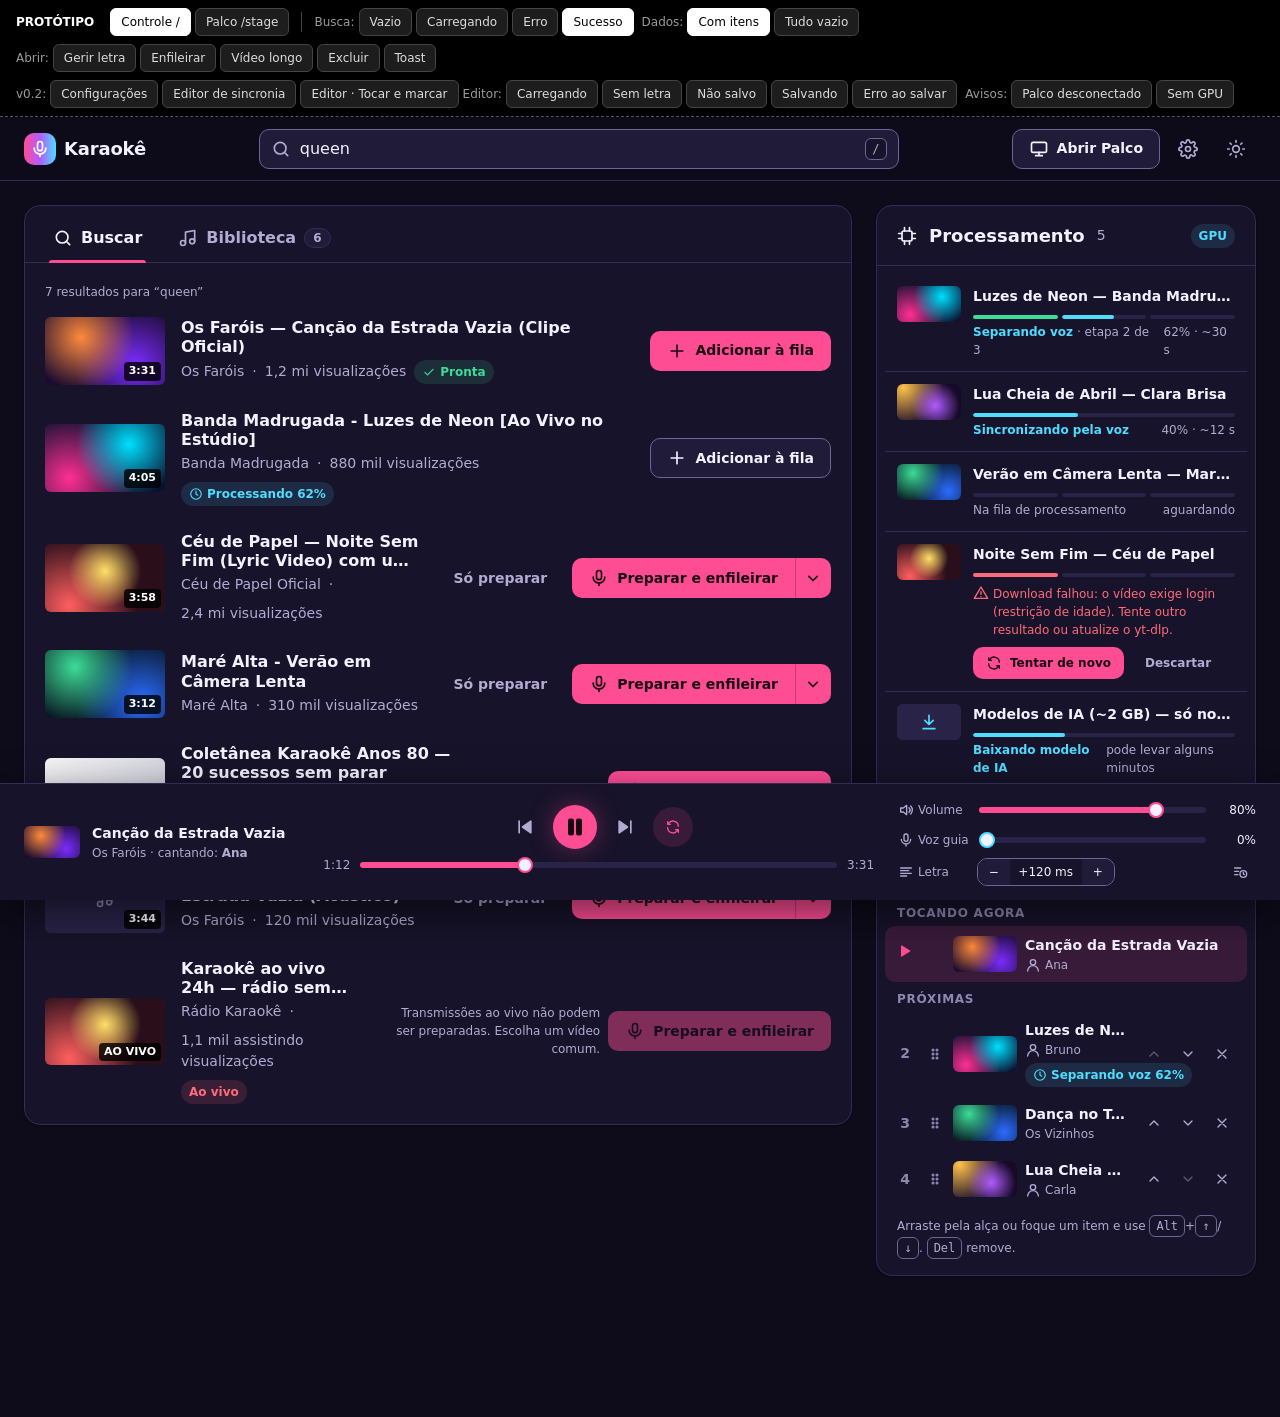
<file: design/prototype.html>
<!doctype html>
<html lang="pt-BR" data-theme="dark">
<head>
<meta charset="utf-8">
<meta name="viewport" content="width=device-width, initial-scale=1">
<title>Karaokê — protótipo</title>
<!-- Protótipo estático e autocontido. Sem requests de rede.
     O bloco "TOKENS" abaixo é cópia literal de design/tokens.css. -->
<style>
/* ===== TOKENS (cópia de design/tokens.css) ===== */
/* ==========================================================================
   Karaokê local — design tokens
   Fonte única de valores visuais. O frontend importa este arquivo.
   Autor: ux-designer · Ciclo 20261003-2339-karaoke
   Direção: "palco noturno" — índigo profundo, magenta de destaque, ciano de luz.

   Temas:
     - Padrão: escuro (o Palco é sempre escuro).
     - Controle: segue prefers-color-scheme, sobrescrito por [data-theme="light|dark"]
       no <html>.
   Contrastes verificados (WCAG 2.x) estão listados em docs/DESIGN.md §7.
   ========================================================================== */

:root {
  color-scheme: dark;

  /* ---------- Paleta bruta (não use direto em componentes) ---------- */
  --indigo-950: #07050f;
  --indigo-900: #0e0b1a;
  --indigo-850: #17132a;
  --indigo-800: #211b3a;
  --indigo-700: #342c55;
  --indigo-600: #6e6496;
  --indigo-300: #b3abd1;
  --indigo-100: #f4f1ff;
  --magenta-400: #ff4d94;
  --magenta-700: #c2185b;
  --cyan-300: #4fddff;
  --cyan-700: #0067a3;

  /* ---------- Cores semânticas (tema escuro — padrão) ---------- */
  --color-bg: #0e0b1a;              /* fundo da página */
  --color-surface: #17132a;         /* cards, painéis */
  --color-surface-2: #211b3a;       /* camada elevada: inputs, itens hover, modais */
  --color-surface-3: #2a2348;       /* hover sobre surface-2 */
  --color-border: #342c55;          /* divisórias (decorativo) */
  --color-border-strong: #6e6496;   /* borda de componentes interativos (3.38:1) */
  --color-text: #f4f1ff;            /* 16.2:1 sobre surface */
  --color-text-muted: #b3abd1;      /* 8.3:1 sobre surface */
  --color-text-subtle: #8f87b0;     /* legendas terciárias (5.4:1 surface) */

  --color-accent: #ff4d94;          /* ação primária, seleção, marca */
  --color-accent-hover: #ff6ba7;
  --color-accent-active: #e83a80;
  --color-on-accent: #1a0612;       /* texto sobre accent (6.25:1) */
  --color-accent-soft: rgb(255 77 148 / 0.14); /* fundo de chip/selecionado */

  --color-info: #4fddff;            /* luz de palco: progresso, links, foco */
  --color-info-soft: rgb(79 221 255 / 0.12);
  --color-success: #3ddc97;
  --color-success-soft: rgb(61 220 151 / 0.14);
  --color-warning: #ffc24b;
  --color-warning-soft: rgb(255 194 75 / 0.14);
  --color-danger: #ff6b7a;
  --color-danger-soft: rgb(255 107 122 / 0.14);
  --color-on-danger: #1f0508;

  --color-focus: #4fddff;           /* anel de foco (12.1:1 sobre bg) */
  --color-overlay: rgb(7 5 15 / 0.72);  /* fundo de modais */
  --color-skeleton: #2a2348;
  --color-skeleton-shine: #3a3160;

  /* Gradiente de marca (logo, barra de progresso do palco) */
  --gradient-brand: linear-gradient(90deg, #ff4d94 0%, #b05cff 50%, #4fddff 100%);

  /* ---------- Tipografia ---------- */
  /* Fontes de sistema: nada a vendorizar, zero rede. */
  --font-sans: system-ui, -apple-system, "Segoe UI", Roboto, "Noto Sans", Cantarell,
    "Helvetica Neue", Arial, sans-serif;
  --font-mono: ui-monospace, "SFMono-Regular", "JetBrains Mono", "DejaVu Sans Mono",
    Menlo, Consolas, monospace;

  /* Escala Controle (razão ~1.25, base 16px) */
  --text-xs: 0.75rem;    /* 12 — legendas, badges */
  --text-sm: 0.875rem;   /* 14 — metadados */
  --text-md: 1rem;       /* 16 — corpo */
  --text-lg: 1.125rem;   /* 18 — título de card */
  --text-xl: 1.375rem;   /* 22 — título de seção */
  --text-2xl: 1.75rem;   /* 28 — título de tela */
  --text-3xl: 2.25rem;   /* 36 — estado vazio */

  --weight-regular: 400;
  --weight-medium: 500;
  --weight-semibold: 600;
  --weight-bold: 700;
  --weight-black: 800;

  --leading-tight: 1.2;
  --leading-normal: 1.5;
  --tracking-caps: 0.06em;

  /* ---------- Espaçamento (base 4px) ---------- */
  --space-0: 0;
  --space-1: 4px;
  --space-2: 8px;
  --space-3: 12px;
  --space-4: 16px;
  --space-5: 20px;
  --space-6: 24px;
  --space-8: 32px;
  --space-10: 40px;
  --space-12: 48px;
  --space-16: 64px;

  /* ---------- Forma ---------- */
  --radius-sm: 6px;
  --radius-md: 10px;
  --radius-lg: 16px;
  --radius-xl: 24px;
  --radius-pill: 999px;

  --border-width: 1px;
  --focus-ring: 0 0 0 2px var(--color-bg), 0 0 0 4px var(--color-focus);

  --shadow-1: 0 1px 2px rgb(0 0 0 / 0.4);
  --shadow-2: 0 4px 16px rgb(0 0 0 / 0.45);
  --shadow-3: 0 12px 40px rgb(0 0 0 / 0.55);
  --glow-accent: 0 0 24px rgb(255 77 148 / 0.35);

  /* ---------- Tamanhos ---------- */
  --control-h: 40px;        /* altura mínima de botão/input (alvo ≥ 40px) */
  --control-h-lg: 48px;
  --icon-sm: 16px;
  --icon-md: 20px;
  --icon-lg: 24px;
  --thumb-w: 120px;         /* thumbnail 16:9 nos resultados */
  --thumb-w-sm: 64px;       /* thumbnail na fila/biblioteca */
  --header-h: 64px;
  --player-h: 88px;
  --sidebar-w: 380px;
  --content-max: 1440px;
  /* v0.2 — editor de sincronia (ciclo 20261004-1742) */
  --editor-max: 1280px;     /* largura máx. do editor (modal em tela cheia) */
  --waveform-h: 112px;      /* forma de onda (janela de 10 s) */
  --overview-h: 28px;       /* faixa de visão geral da música inteira */
  --mark-pad-h: 136px;      /* botão grande "Marcar" do modo tocar e marcar */
  --sync-row-h: 48px;       /* linha da lista de letras no editor */

  /* ---------- Movimento ---------- */
  --duration-instant: 80ms;   /* feedback de press */
  --duration-fast: 150ms;     /* hover, foco */
  --duration-base: 220ms;     /* troca de estado, toasts */
  --duration-slow: 400ms;     /* troca de linha no palco */
  --duration-scene: 700ms;    /* troca de cena no palco */
  --ease-out: cubic-bezier(0.2, 0.8, 0.2, 1);
  --ease-in-out: cubic-bezier(0.65, 0, 0.35, 1);

  --z-player: 20;
  --z-header: 30;
  --z-modal: 50;
  --z-toast: 60;

  /* ---------- Palco (/stage) — sempre escuro, escala em vh ---------- */
  --stage-bg: #07050f;
  --stage-bg-blur: 48px;                     /* blur da thumbnail de fundo */
  --stage-bg-overlay: rgb(7 5 15 / 0.78);    /* garante ≥ 6.7:1 até sobre thumb branca */
  --stage-vignette: radial-gradient(ellipse at center, transparent 40%, rgb(7 5 15 / 0.6) 100%);
  --stage-text: #ffffff;                     /* letra não cantada */
  --stage-text-sung: #4fddff;                /* letra já cantada (preenchimento) */
  --stage-text-next: #cfc8ea;                /* próxima linha */
  --stage-text-meta: #b9b1d9;                /* título/artista/cantor */
  --stage-accent: #ff4d94;
  --stage-shadow: 0 0.25vh 1.2vh rgb(0 0 0 / 0.65);   /* text-shadow da letra */

  --stage-font: var(--font-sans);
  --stage-line-current: clamp(2.5rem, 7.5vh, 9rem);   /* ≥ 5vh (AC-06.1) */
  --stage-line-next: clamp(1.75rem, 4.6vh, 5.5rem);
  --stage-title: clamp(1.5rem, 4vh, 4.5rem);
  --stage-meta: clamp(1rem, 2.6vh, 3rem);
  --stage-countdown: clamp(4rem, 18vh, 20rem);
  --stage-hud: clamp(1rem, 2.8vh, 3rem);
  --stage-pad: clamp(1.5rem, 5vh, 6rem);
  --stage-line-gap: 3vh;
  --stage-progress-h: 0.8vh;
}

/* ---------- Tema claro (só Controle) ---------- */
@media (prefers-color-scheme: light) {
  :root:not([data-theme="dark"]) {
    color-scheme: light;
    --color-bg: #f7f5fc;
    --color-surface: #ffffff;
    --color-surface-2: #efebf8;
    --color-surface-3: #e5dff3;
    --color-border: #e2dcf0;
    --color-border-strong: #8c84a8;
    --color-text: #1a1530;
    --color-text-muted: #5a5378;
    --color-text-subtle: #6f6890;
    --color-accent: #c2185b;
    --color-accent-hover: #a8124d;
    --color-accent-active: #8f0e41;
    --color-on-accent: #ffffff;
    --color-accent-soft: rgb(194 24 91 / 0.10);
    --color-info: #00739e;
    --color-info-soft: rgb(0 115 158 / 0.10);
    --color-success: #13784a;
    --color-success-soft: rgb(19 120 74 / 0.10);
    --color-warning: #8f5b00;
    --color-warning-soft: rgb(143 91 0 / 0.10);
    --color-danger: #c42536;
    --color-danger-soft: rgb(196 37 54 / 0.10);
    --color-on-danger: #ffffff;
    --color-focus: #0067a3;
    --color-overlay: rgb(26 21 48 / 0.45);
    --color-skeleton: #ebe6f5;
    --color-skeleton-shine: #f6f3fb;
    --shadow-1: 0 1px 2px rgb(26 21 48 / 0.08);
    --shadow-2: 0 4px 16px rgb(26 21 48 / 0.10);
    --shadow-3: 0 12px 40px rgb(26 21 48 / 0.16);
    --glow-accent: none;
  }
}
:root[data-theme="light"] {
  color-scheme: light;
  --color-bg: #f7f5fc;
  --color-surface: #ffffff;
  --color-surface-2: #efebf8;
  --color-surface-3: #e5dff3;
  --color-border: #e2dcf0;
  --color-border-strong: #8c84a8;
  --color-text: #1a1530;
  --color-text-muted: #5a5378;
  --color-text-subtle: #6f6890;
  --color-accent: #c2185b;
  --color-accent-hover: #a8124d;
  --color-accent-active: #8f0e41;
  --color-on-accent: #ffffff;
  --color-accent-soft: rgb(194 24 91 / 0.10);
  --color-info: #00739e;
  --color-info-soft: rgb(0 115 158 / 0.10);
  --color-success: #13784a;
  --color-success-soft: rgb(19 120 74 / 0.10);
  --color-warning: #8f5b00;
  --color-warning-soft: rgb(143 91 0 / 0.10);
  --color-danger: #c42536;
  --color-danger-soft: rgb(196 37 54 / 0.10);
  --color-on-danger: #ffffff;
  --color-focus: #0067a3;
  --color-overlay: rgb(26 21 48 / 0.45);
  --color-skeleton: #ebe6f5;
  --color-skeleton-shine: #f6f3fb;
  --shadow-1: 0 1px 2px rgb(26 21 48 / 0.08);
  --shadow-2: 0 4px 16px rgb(26 21 48 / 0.10);
  --shadow-3: 0 12px 40px rgb(26 21 48 / 0.16);
  --glow-accent: none;
}
/* [data-theme="dark"] usa os valores padrão de :root (nada a redefinir). */

/* ---------- Movimento reduzido ---------- */
@media (prefers-reduced-motion: reduce) {
  :root {
    --duration-instant: 0ms;
    --duration-fast: 0ms;
    --duration-base: 0ms;
    --duration-slow: 0ms;
    --duration-scene: 0ms;
  }
}

/* ===== FIM TOKENS ===== */

*,*::before,*::after{box-sizing:border-box}
html,body{margin:0;height:100%}
body{font-family:var(--font-sans);font-size:var(--text-md);line-height:var(--leading-normal);background:var(--color-bg);color:var(--color-text);-webkit-font-smoothing:antialiased}
button,input,textarea,select{font:inherit;color:inherit}
:focus-visible{outline:none;box-shadow:var(--focus-ring);border-radius:var(--radius-sm)}
.sr-only{position:absolute;width:1px;height:1px;overflow:hidden;clip:rect(0 0 0 0);white-space:nowrap}
.icon{width:var(--icon-md);height:var(--icon-md);flex:none;fill:none;stroke:currentColor;stroke-width:2;stroke-linecap:round;stroke-linejoin:round}
.icon-sm{width:var(--icon-sm);height:var(--icon-sm)}
.icon-lg{width:var(--icon-lg);height:var(--icon-lg)}
.tnum{font-variant-numeric:tabular-nums}

/* ---------- barra do protótipo (não faz parte do produto) ---------- */
.proto-bar{position:relative;z-index:100;display:flex;flex-wrap:wrap;gap:var(--space-2);align-items:center;padding:var(--space-2) var(--space-4);background:#000;color:#ddd;font-size:var(--text-xs);border-bottom:1px dashed #555}
.proto-bar strong{color:#fff;margin-right:var(--space-2)}
.proto-bar button{background:#1d1d1d;border:1px solid #444;border-radius:var(--radius-sm);padding:4px 10px;color:#ddd;cursor:pointer;min-height:28px}
.proto-bar button[aria-pressed="true"]{background:#fff;color:#000;border-color:#fff}
.proto-bar .sep{width:1px;height:20px;background:#444;margin:0 var(--space-1)}
.proto-bar .group{display:flex;flex-wrap:wrap;gap:4px;align-items:center}
.proto-bar .lbl{opacity:.7}
body.stage-mode .ctrl-only{display:none}
body:not(.stage-mode) .stage-only{display:none}

/* ---------- botões ---------- */
.btn{display:inline-flex;align-items:center;justify-content:center;gap:var(--space-2);min-height:var(--control-h);padding:0 var(--space-4);border-radius:var(--radius-md);border:var(--border-width) solid transparent;font-weight:var(--weight-semibold);font-size:var(--text-sm);cursor:pointer;white-space:nowrap;transition:background var(--duration-fast) var(--ease-out),border-color var(--duration-fast),transform var(--duration-instant),color var(--duration-fast)}
.btn:active:not(:disabled){transform:scale(.97)}
.btn:disabled,.btn[aria-disabled="true"]{opacity:.45;cursor:not-allowed}
.btn-primary{background:var(--color-accent);color:var(--color-on-accent)}
.btn-primary:hover:not(:disabled){background:var(--color-accent-hover)}
.btn-primary:active:not(:disabled){background:var(--color-accent-active)}
.btn-secondary{background:var(--color-surface-2);border-color:var(--color-border-strong);color:var(--color-text)}
.btn-secondary:hover:not(:disabled){background:var(--color-surface-3)}
.btn-ghost{background:transparent;color:var(--color-text-muted)}
.btn-ghost:hover:not(:disabled){background:var(--color-surface-2);color:var(--color-text)}
.btn-danger{background:var(--color-danger);color:var(--color-on-danger)}
.btn-danger-ghost{background:transparent;color:var(--color-danger)}
.btn-danger-ghost:hover{background:var(--color-danger-soft)}
.btn-icon{width:var(--control-h);padding:0}
.btn-lg{min-height:var(--control-h-lg);padding:0 var(--space-6);font-size:var(--text-md)}
.btn-round{border-radius:var(--radius-pill)}
.btn.is-loading{pointer-events:none}
.btn.is-loading .icon{animation:spin 900ms linear infinite}
@keyframes spin{to{transform:rotate(360deg)}}

/* ---------- inputs ---------- */
.field{display:flex;flex-direction:column;gap:var(--space-1)}
.field label{font-size:var(--text-sm);font-weight:var(--weight-medium);color:var(--color-text-muted)}
.input,.textarea{min-height:var(--control-h);padding:0 var(--space-3);border-radius:var(--radius-md);background:var(--color-surface-2);border:var(--border-width) solid var(--color-border-strong);color:var(--color-text);transition:border-color var(--duration-fast)}
.textarea{padding:var(--space-3);min-height:160px;font-family:var(--font-mono);font-size:var(--text-sm);resize:vertical}
.input:hover,.textarea:hover{border-color:var(--color-text-muted)}
.input:focus-visible,.textarea:focus-visible{border-color:var(--color-focus);border-radius:var(--radius-md)}
.input[aria-invalid="true"],.textarea[aria-invalid="true"]{border-color:var(--color-danger)}
.hint{font-size:var(--text-xs);color:var(--color-text-muted)}
.hint.err{color:var(--color-danger)}
.search{position:relative;display:flex;align-items:center}
.search .icon{position:absolute;left:var(--space-3);color:var(--color-text-muted);pointer-events:none}
.search .input{width:100%;padding-left:40px;padding-right:44px}
.kbd{display:inline-flex;align-items:center;justify-content:center;min-width:22px;height:22px;padding:0 6px;border-radius:var(--radius-sm);border:1px solid var(--color-border-strong);background:var(--color-surface);font-family:var(--font-mono);font-size:var(--text-xs);color:var(--color-text-muted)}
.search .kbd{position:absolute;right:var(--space-3)}

/* range */
input[type=range]{-webkit-appearance:none;appearance:none;background:transparent;height:24px;cursor:pointer;--val:50%}
input[type=range]::-webkit-slider-runnable-track{height:6px;border-radius:var(--radius-pill);background:linear-gradient(90deg,var(--color-accent) var(--val),var(--color-surface-3) var(--val))}
input[type=range]::-moz-range-track{height:6px;border-radius:var(--radius-pill);background:var(--color-surface-3)}
input[type=range]::-moz-range-progress{height:6px;border-radius:var(--radius-pill);background:var(--color-accent)}
input[type=range]::-webkit-slider-thumb{-webkit-appearance:none;width:16px;height:16px;margin-top:-5px;border-radius:50%;background:var(--color-text);border:2px solid var(--color-accent)}
input[type=range]::-moz-range-thumb{width:14px;height:14px;border-radius:50%;background:var(--color-text);border:2px solid var(--color-accent)}
input[type=range].guide::-webkit-slider-runnable-track{background:linear-gradient(90deg,var(--color-info) var(--val),var(--color-surface-3) var(--val))}
input[type=range].guide::-moz-range-progress{background:var(--color-info)}
input[type=range].guide::-webkit-slider-thumb{border-color:var(--color-info)}
input[type=range].guide::-moz-range-thumb{border-color:var(--color-info)}

/* switch */
.switch{display:inline-flex;align-items:center;gap:var(--space-2);cursor:pointer;font-size:var(--text-sm);color:var(--color-text-muted);min-height:var(--control-h)}
.switch input{appearance:none;width:36px;height:20px;border-radius:var(--radius-pill);background:var(--color-surface-3);border:1px solid var(--color-border-strong);position:relative;margin:0;cursor:pointer;transition:background var(--duration-fast)}
.switch input::after{content:"";position:absolute;top:2px;left:2px;width:14px;height:14px;border-radius:50%;background:var(--color-text-muted);transition:transform var(--duration-fast) var(--ease-out),background var(--duration-fast)}
.switch input:checked{background:var(--color-accent);border-color:var(--color-accent)}
.switch input:checked::after{transform:translateX(16px);background:var(--color-on-accent)}
.switch input:focus-visible{box-shadow:var(--focus-ring)}

/* chips / badges */
.chip{display:inline-flex;align-items:center;gap:var(--space-1);height:24px;padding:0 var(--space-2);border-radius:var(--radius-pill);font-size:var(--text-xs);font-weight:var(--weight-semibold);white-space:nowrap}
.chip .icon{width:14px;height:14px}
.chip-success{background:var(--color-success-soft);color:var(--color-success)}
.chip-warning{background:var(--color-warning-soft);color:var(--color-warning)}
.chip-danger{background:var(--color-danger-soft);color:var(--color-danger)}
.chip-info{background:var(--color-info-soft);color:var(--color-info)}
.chip-accent{background:var(--color-accent-soft);color:var(--color-accent)}
.chip-neutral{background:var(--color-surface-2);color:var(--color-text-muted);border:1px solid var(--color-border)}

/* ---------- Controle: layout ---------- */
.app{min-height:100vh;display:grid;grid-template-rows:var(--header-h) 1fr auto}
.header{position:sticky;top:0;z-index:var(--z-header);display:flex;align-items:center;gap:var(--space-4);padding:0 var(--space-6);background:color-mix(in srgb,var(--color-bg) 88%,transparent);backdrop-filter:blur(12px);border-bottom:1px solid var(--color-border)}
.logo{display:flex;align-items:center;gap:var(--space-2);font-weight:var(--weight-black);font-size:var(--text-lg);letter-spacing:-.01em;white-space:nowrap}
.logo-mark{width:32px;height:32px;border-radius:var(--radius-md);background:var(--gradient-brand);display:grid;place-items:center;color:#fff}
.logo-mark .icon{stroke:#fff}
.header .search{flex:1;max-width:640px;margin:0 auto}
.header-actions{display:flex;gap:var(--space-2);align-items:center}
.main{display:grid;grid-template-columns:minmax(0,1fr) var(--sidebar-w);gap:var(--space-6);padding:var(--space-6);max-width:var(--content-max);width:100%;margin:0 auto;align-items:start}
.panel{background:var(--color-surface);border:1px solid var(--color-border);border-radius:var(--radius-lg);box-shadow:var(--shadow-1)}
.panel-head{display:flex;align-items:center;gap:var(--space-3);padding:var(--space-4) var(--space-5);border-bottom:1px solid var(--color-border)}
.panel-head h2{margin:0;font-size:var(--text-lg);font-weight:var(--weight-bold)}
.panel-head .count{color:var(--color-text-muted);font-size:var(--text-sm)}
.panel-head .spacer{flex:1}
.panel-body{padding:var(--space-2)}
.side{display:flex;flex-direction:column;gap:var(--space-6)}

.tabs{display:flex;gap:var(--space-1);padding:var(--space-2) var(--space-3) 0;border-bottom:1px solid var(--color-border)}
.tab{position:relative;display:inline-flex;align-items:center;gap:var(--space-2);min-height:var(--control-h-lg);padding:0 var(--space-4);background:none;border:0;color:var(--color-text-muted);font-weight:var(--weight-semibold);cursor:pointer}
.tab:hover{color:var(--color-text)}
.tab[aria-selected="true"]{color:var(--color-text)}
.tab[aria-selected="true"]::after{content:"";position:absolute;left:var(--space-3);right:var(--space-3);bottom:-1px;height:3px;border-radius:3px 3px 0 0;background:var(--color-accent)}
.tab .chip{height:20px}

/* resultados */
.list{list-style:none;margin:0;padding:0}
.result{display:grid;grid-template-columns:var(--thumb-w) minmax(0,1fr) auto;gap:var(--space-4);align-items:center;padding:var(--space-3);border-radius:var(--radius-md);transition:background var(--duration-fast)}
.result:hover{background:var(--color-surface-2)}
.result+.result{margin-top:2px}
.thumb{position:relative;aspect-ratio:16/9;border-radius:var(--radius-sm);overflow:hidden;background:var(--color-surface-3)}
.thumb .art{position:absolute;inset:0}
.thumb .dur{position:absolute;right:4px;bottom:4px;padding:1px 5px;border-radius:4px;background:rgb(0 0 0 / .8);color:#fff;font-size:11px;font-weight:var(--weight-semibold)}
.r-title{font-weight:var(--weight-semibold);display:-webkit-box;-webkit-line-clamp:2;-webkit-box-orient:vertical;overflow:hidden;line-height:var(--leading-tight)}
.r-meta{margin-top:var(--space-1);display:flex;flex-wrap:wrap;gap:var(--space-2);align-items:center;color:var(--color-text-muted);font-size:var(--text-sm)}
.r-actions{display:flex;gap:var(--space-2);align-items:center}

/* skeleton */
.sk{background:linear-gradient(90deg,var(--color-skeleton) 0%,var(--color-skeleton-shine) 50%,var(--color-skeleton) 100%);background-size:200% 100%;animation:shine 1.2s linear infinite;border-radius:var(--radius-sm)}
@keyframes shine{to{background-position:-200% 0}}
@media (prefers-reduced-motion:reduce){.sk{animation:none}}

/* estados vazios / erro */
.empty{display:flex;flex-direction:column;align-items:center;text-align:center;gap:var(--space-3);padding:var(--space-16) var(--space-6);color:var(--color-text-muted)}
.empty .em-icon{width:64px;height:64px;border-radius:50%;display:grid;place-items:center;background:var(--color-accent-soft);color:var(--color-accent);margin-bottom:var(--space-2)}
.empty .em-icon.danger{background:var(--color-danger-soft);color:var(--color-danger)}
.empty .em-icon .icon{width:28px;height:28px}
.empty h3{margin:0;color:var(--color-text);font-size:var(--text-xl)}
.empty p{margin:0;max-width:44ch}
.empty .suggest{display:flex;flex-wrap:wrap;gap:var(--space-2);justify-content:center;margin-top:var(--space-2)}
.empty.compact{padding:var(--space-8) var(--space-4)}
.empty.compact .em-icon{width:48px;height:48px}
.empty.compact h3{font-size:var(--text-md)}
.empty.compact p{font-size:var(--text-sm)}

/* jobs */
.job{padding:var(--space-3);border-radius:var(--radius-md);display:grid;grid-template-columns:var(--thumb-w-sm) minmax(0,1fr);gap:var(--space-3)}
.job+.job{border-top:1px solid var(--color-border);border-radius:0}
.job .t{font-weight:var(--weight-semibold);font-size:var(--text-sm);white-space:nowrap;overflow:hidden;text-overflow:ellipsis}
.steps{display:flex;gap:4px;margin:var(--space-2) 0 var(--space-1)}
.steps span{flex:1;height:4px;border-radius:var(--radius-pill);background:var(--color-surface-3);position:relative;overflow:hidden}
.steps span.done{background:var(--color-success)}
.steps span.cur::after{content:"";position:absolute;inset:0;width:var(--p,30%);background:var(--color-info);border-radius:inherit;transition:width var(--duration-base)}
.steps span.err{background:var(--color-danger)}
.job .job-stage{display:flex;justify-content:space-between;gap:var(--space-2);font-size:var(--text-xs);color:var(--color-text-muted)}
.job .job-stage b{color:var(--color-info);font-weight:var(--weight-semibold)}
.job .err-msg{margin-top:var(--space-2);font-size:var(--text-xs);color:var(--color-danger);display:flex;gap:var(--space-1)}
.job .job-actions{display:flex;gap:var(--space-2);margin-top:var(--space-2)}
.job .job-actions .btn{min-height:32px;font-size:var(--text-xs);padding:0 var(--space-3)}

/* fila */
.q-item{display:grid;grid-template-columns:24px 20px var(--thumb-w-sm) minmax(0,1fr) auto;gap:var(--space-2);align-items:center;padding:var(--space-2);border-radius:var(--radius-md);transition:background var(--duration-fast),box-shadow var(--duration-fast)}
.q-item:hover,.q-item:focus-within{background:var(--color-surface-2)}
.q-item.dragging{opacity:.5}
.q-item.drop-target{box-shadow:inset 0 2px 0 var(--color-accent)}
.q-item.now{background:var(--color-accent-soft)}
.q-pos{font-size:var(--text-sm);color:var(--color-text-subtle);text-align:center;font-weight:var(--weight-bold)}
.q-item.now .q-pos{color:var(--color-accent)}
.grip{color:var(--color-text-subtle);cursor:grab;display:grid;place-items:center;height:var(--control-h)}
.q-t{font-size:var(--text-sm);font-weight:var(--weight-semibold);white-space:nowrap;overflow:hidden;text-overflow:ellipsis}
.q-s{font-size:var(--text-xs);color:var(--color-text-muted);display:flex;gap:var(--space-1);align-items:center;flex-wrap:wrap}
.q-actions{display:flex}
.q-actions .btn{width:32px;min-height:32px;height:32px}
.q-section{padding:var(--space-2) var(--space-3) var(--space-1);font-size:var(--text-xs);text-transform:uppercase;letter-spacing:var(--tracking-caps);color:var(--color-text-subtle);font-weight:var(--weight-bold)}

/* biblioteca */
.lib-toolbar{display:flex;gap:var(--space-3);padding:var(--space-4) var(--space-3) var(--space-2);flex-wrap:wrap}
.lib-toolbar .search{flex:1;min-width:200px}
.lib-row{display:grid;grid-template-columns:var(--thumb-w-sm) minmax(0,1fr) auto auto;gap:var(--space-4);align-items:center;padding:var(--space-2) var(--space-3);border-radius:var(--radius-md)}
.lib-row:hover{background:var(--color-surface-2)}

/* mini-player */
.player{position:sticky;bottom:0;z-index:var(--z-player);display:grid;grid-template-columns:minmax(200px,1fr) minmax(320px,2fr) minmax(280px,1.3fr);gap:var(--space-6);align-items:center;min-height:var(--player-h);padding:var(--space-3) var(--space-6);background:var(--color-surface);border-top:1px solid var(--color-border);box-shadow:var(--shadow-3)}
.np{display:flex;gap:var(--space-3);align-items:center;min-width:0}
.np .thumb{width:56px;flex:none;border-radius:var(--radius-sm)}
.np .t{font-weight:var(--weight-semibold);font-size:var(--text-sm);white-space:nowrap;overflow:hidden;text-overflow:ellipsis}
.np .s{font-size:var(--text-xs);color:var(--color-text-muted);white-space:nowrap;overflow:hidden;text-overflow:ellipsis}
.transport{display:flex;flex-direction:column;align-items:center;gap:2px}
.transport .btns{display:flex;gap:var(--space-2);align-items:center}
.btn-play{width:44px;height:44px;border-radius:50%;padding:0;background:var(--color-accent);color:var(--color-on-accent);border:0;box-shadow:var(--glow-accent)}
.btn-play:hover:not(:disabled){background:var(--color-accent-hover)}
.btn-play:disabled{opacity:.45;box-shadow:none;cursor:not-allowed}
input[type=range]:disabled{opacity:.45;cursor:not-allowed}
.seek{display:flex;gap:var(--space-2);align-items:center;width:100%;font-size:var(--text-xs);color:var(--color-text-muted)}
.seek input{flex:1}
.mix{width:min(100%,360px);display:grid;grid-template-columns:auto 1fr auto;gap:2px var(--space-2);align-items:center;font-size:var(--text-xs);color:var(--color-text-muted)}
.mix label{display:flex;align-items:center;gap:var(--space-1);white-space:nowrap}
.mix output{min-width:40px;text-align:right;color:var(--color-text)}
.mix .lbl-off{display:flex;align-items:center;gap:var(--space-1)}
.mix .offset{justify-self:start}
.mix .offset button{height:26px;min-width:32px}
.btn.toggle[aria-pressed="true"]{color:var(--color-accent);background:var(--color-accent-soft)}
.offset{display:inline-flex;align-items:center;border:1px solid var(--color-border-strong);border-radius:var(--radius-md);overflow:hidden}
.offset button{background:var(--color-surface-2);border:0;min-width:40px;height:32px;cursor:pointer;color:var(--color-text)}
.offset button:hover{background:var(--color-surface-3)}
.offset output{padding:0 var(--space-2);font-size:var(--text-xs);min-width:72px;text-align:center}
.player-extra{display:flex;gap:var(--space-3);align-items:center;justify-content:flex-end;flex-wrap:wrap}

/* modal */
.modal-bg{position:fixed;inset:0;z-index:var(--z-modal);background:var(--color-overlay);display:grid;place-items:center;padding:var(--space-4);animation:fade var(--duration-base) var(--ease-out)}
.modal{width:min(560px,100%);max-height:calc(100vh - 32px);overflow:auto;background:var(--color-surface);border:1px solid var(--color-border);border-radius:var(--radius-xl);box-shadow:var(--shadow-3);animation:pop var(--duration-base) var(--ease-out)}
.modal.wide{width:min(720px,100%)}
.modal-head{display:flex;align-items:flex-start;gap:var(--space-3);padding:var(--space-6) var(--space-6) var(--space-2)}
.modal-head h2{margin:0;font-size:var(--text-xl)}
.modal-head p{margin:var(--space-1) 0 0;color:var(--color-text-muted);font-size:var(--text-sm)}
.modal-body{padding:var(--space-4) var(--space-6)}
.modal-foot{display:flex;justify-content:flex-end;gap:var(--space-2);padding:var(--space-4) var(--space-6) var(--space-6)}
@keyframes fade{from{opacity:0}}
@keyframes pop{from{opacity:0;transform:translateY(8px) scale(.98)}}
.cand{display:grid;grid-template-columns:auto 1fr auto;gap:var(--space-3);align-items:start;padding:var(--space-3);border:1px solid var(--color-border);border-radius:var(--radius-md);cursor:pointer}
.cand+.cand{margin-top:var(--space-2)}
.cand:has(input:checked){border-color:var(--color-accent);background:var(--color-accent-soft)}
.cand input{accent-color:var(--color-accent);width:18px;height:18px;margin-top:2px}
.cand pre{margin:var(--space-2) 0 0;font-family:var(--font-mono);font-size:var(--text-xs);color:var(--color-text-muted);white-space:pre-wrap}
.callout{display:flex;gap:var(--space-3);padding:var(--space-3) var(--space-4);border-radius:var(--radius-md);font-size:var(--text-sm)}
.callout.warning{background:var(--color-warning-soft);color:var(--color-text)}
.callout.warning .icon{color:var(--color-warning)}
.callout.info{background:var(--color-info-soft)}
.callout.info .icon{color:var(--color-info)}

/* banners de aviso (Controle) */
.banners{grid-column:1/-1;display:flex;flex-direction:column;gap:var(--space-2)}
.banners:empty{display:none}
.banner{display:flex;align-items:center;gap:var(--space-3);padding:var(--space-3) var(--space-4);border-radius:var(--radius-md);border:1px solid;font-size:var(--text-sm)}
.banner .grow{flex:1}
.banner.warning{background:var(--color-warning-soft);border-color:var(--color-warning)}
.banner.warning>.icon{color:var(--color-warning)}
.banner.info{background:var(--color-info-soft);border-color:var(--color-info)}
.banner.info>.icon{color:var(--color-info)}
.banner .btn{min-height:32px}
/* progresso indeterminado */
.steps span.indet::after{width:35%;animation:indet 1.4s var(--ease-in-out) infinite}
@keyframes indet{from{transform:translateX(-100%)}to{transform:translateX(300%)}}
@media (prefers-reduced-motion:reduce){.steps span.indet::after{animation:none;width:100%;opacity:.5}}
/* placeholder de thumbnail */
.thumb .ph{position:absolute;inset:0;display:grid;place-items:center;color:var(--color-text-subtle);background:var(--color-surface-3)}

/* toast */
.toasts{position:fixed;right:var(--space-6);bottom:calc(var(--player-h) + var(--space-4));z-index:var(--z-toast);display:flex;flex-direction:column;gap:var(--space-2)}
.toast{display:flex;align-items:center;gap:var(--space-3);min-width:280px;max-width:420px;padding:var(--space-3) var(--space-3) var(--space-3) var(--space-4);background:var(--color-surface-2);border:1px solid var(--color-border-strong);border-left:4px solid var(--color-success);border-radius:var(--radius-md);box-shadow:var(--shadow-2);font-size:var(--text-sm);animation:pop var(--duration-base) var(--ease-out)}
.toast.err{border-left-color:var(--color-danger)}
.toast .grow{flex:1}
.toast .btn{min-height:32px}

/* responsivo Controle */
@media (max-width:1100px){
  .main{grid-template-columns:1fr}
  .side{position:static}
  .player{grid-template-columns:1fr auto;grid-template-rows:auto auto;gap:var(--space-2) var(--space-4);padding:var(--space-2) var(--space-4)}
  .player .transport{grid-column:1/-1;grid-row:2}
  .player .player-extra{grid-column:2;grid-row:1}
  .app{grid-template-rows:var(--header-h) 1fr auto}
}
@media (max-width:720px){
  .header{padding:0 var(--space-4);gap:var(--space-2)}
  .logo span.txt,.header .btn .txt{display:none}
  .main{padding:var(--space-4) var(--space-4);gap:var(--space-4)}
  .result{grid-template-columns:96px minmax(0,1fr)}
  .result .r-actions{grid-column:1/-1;justify-content:flex-end}
  .lib-row{grid-template-columns:var(--thumb-w-sm) minmax(0,1fr) auto}
  .lib-row .lib-src{display:none}
  .player{position:static}
  .player .player-extra{grid-column:1/-1;grid-row:3;justify-content:stretch}
  .player .mix{width:100%}
  .toasts{left:var(--space-4);right:var(--space-4)}
  .toast{min-width:0;max-width:none}
}

/* ================= PALCO ================= */
body.stage-mode{display:flex;flex-direction:column;height:100vh;overflow:hidden}
.stage{position:relative;flex:1;min-height:0;overflow:hidden;background:var(--stage-bg);color:var(--stage-text);font-family:var(--stage-font);user-select:none}
.stage:fullscreen{height:100vh}
.stage-bg{position:absolute;inset:-10%;filter:blur(var(--stage-bg-blur)) saturate(1.3);transform:scale(1.1);transition:background var(--duration-scene)}
.stage-bg::after{content:"";position:absolute;inset:0;background:var(--stage-bg-overlay)}
.stage-vig{position:absolute;inset:0;background:var(--stage-vignette);pointer-events:none}
.scene{position:absolute;inset:0;display:flex;flex-direction:column;padding:var(--stage-pad);opacity:0;visibility:hidden;transition:opacity var(--duration-scene) var(--ease-in-out),visibility 0s linear var(--duration-scene)}
.scene.on{opacity:1;visibility:visible;transition:opacity var(--duration-scene) var(--ease-in-out)}
.center{flex:1;display:flex;flex-direction:column;align-items:center;justify-content:center;text-align:center;gap:3vh}
.s-logo{display:flex;align-items:center;gap:2vh;font-size:var(--stage-title);font-weight:var(--weight-black);letter-spacing:-.02em}
.s-logo .logo-mark{width:9vh;height:9vh;border-radius:2.4vh}
.s-logo .logo-mark .icon{width:5vh;height:5vh}
.s-big{font-size:var(--stage-line-current);font-weight:var(--weight-black);line-height:1.1;letter-spacing:-.02em;margin:0;text-shadow:var(--stage-shadow)}
.s-mid{font-size:var(--stage-line-next);font-weight:var(--weight-bold);margin:0;color:var(--stage-text-next);line-height:1.2}
.s-meta{font-size:var(--stage-meta);color:var(--stage-text-meta);margin:0}
.s-key{display:inline-flex;align-items:center;justify-content:center;min-width:1.8em;padding:.05em .45em;border-radius:.3em;border:.12em solid currentColor;font-weight:var(--weight-bold);font-family:var(--font-sans)}
.pulse{animation:pulse 2s var(--ease-in-out) infinite}
@keyframes pulse{50%{opacity:.55}}
.spot{position:absolute;width:60vh;height:60vh;border-radius:50%;filter:blur(8vh);opacity:.35;animation:drift 14s var(--ease-in-out) infinite alternate}
.spot.a{background:#ff4d94;left:-10vh;top:-10vh}
.spot.b{background:#4fddff;right:-15vh;bottom:-20vh;animation-delay:-5s}
.spot.c{background:#8b5cff;left:40%;top:30%;width:40vh;height:40vh;animation-delay:-9s;opacity:.25}
@keyframes drift{to{transform:translate(12vh,8vh) scale(1.15)}}
@media (prefers-reduced-motion:reduce){.spot,.pulse{animation:none}}

/* topo do palco */
.s-top{display:flex;justify-content:space-between;align-items:flex-start;gap:4vh;font-size:var(--stage-meta)}
.s-song{min-width:0}
.s-song .t{font-weight:var(--weight-bold);color:var(--stage-text);white-space:nowrap;overflow:hidden;text-overflow:ellipsis}
.s-song .a{color:var(--stage-text-meta)}
.s-singer{display:inline-flex;align-items:center;gap:1vh;margin-top:1vh;padding:.6vh 1.6vh;border-radius:var(--radius-pill);background:rgb(255 77 148 / .18);border:.15vh solid rgb(255 77 148 / .6);color:#fff;font-weight:var(--weight-semibold)}
.s-singer .icon{width:2.6vh;height:2.6vh;stroke:var(--stage-accent)}
.s-next{text-align:right;color:var(--stage-text-meta);max-width:40%}
.s-next .lbl{font-size:.75em;text-transform:uppercase;letter-spacing:var(--tracking-caps)}
.s-next .t{color:var(--stage-text);white-space:nowrap;overflow:hidden;text-overflow:ellipsis}

/* letra */
.lyrics{flex:1;display:flex;flex-direction:column;justify-content:center;align-items:center;text-align:center;gap:var(--stage-line-gap);filter:drop-shadow(0 .3vh 1vh rgb(0 0 0 / .7))}
.line{margin:0;max-width:92vw;font-weight:var(--weight-black);line-height:1.15;letter-spacing:-.01em;transition:transform var(--duration-slow) var(--ease-out),opacity var(--duration-slow),font-size var(--duration-slow) var(--ease-out)}
.line.cur{font-size:var(--stage-line-current)}
.line.nxt{font-size:var(--stage-line-next);color:var(--stage-text-next);font-weight:var(--weight-bold)}
.line.enter{animation:lineIn var(--duration-slow) var(--ease-out)}
@keyframes lineIn{from{opacity:0;transform:translateY(3vh)}}
.w{--p:0;background:linear-gradient(90deg,var(--stage-text-sung) calc(var(--p)*100%),var(--stage-text) calc(var(--p)*100%));-webkit-background-clip:text;background-clip:text;color:transparent}
.line.nxt .w{background:none;color:var(--stage-text-next)}
.wait{display:flex;flex-direction:column;align-items:center;gap:2vh}
.dots{display:flex;gap:3vh}
.dots i{width:4vh;height:4vh;border-radius:50%;background:rgb(255 255 255 / .2);transition:background var(--duration-base),transform var(--duration-base)}
.dots i.on{background:var(--stage-text-sung);transform:scale(1.15);box-shadow:0 0 3vh rgb(79 221 255 / .6)}
.wait .lbl{font-size:var(--stage-meta);color:var(--stage-text-meta)}
.countdown{font-size:var(--stage-countdown);font-weight:var(--weight-black);line-height:1;background:var(--gradient-brand);-webkit-background-clip:text;background-clip:text;color:transparent}

/* rodapé do palco */
.s-bottom{display:flex;align-items:center;gap:2vh;font-size:var(--stage-meta);color:var(--stage-text-meta)}
.s-prog{flex:1;height:var(--stage-progress-h);border-radius:var(--radius-pill);background:rgb(255 255 255 / .15);overflow:hidden}
.s-prog i{display:block;height:100%;width:0;background:var(--gradient-brand);border-radius:inherit}
.s-paused{display:none;align-items:center;gap:1vh;color:var(--stage-text)}
.stage.paused .s-paused{display:inline-flex}
.s-paused .icon{width:3vh;height:3vh}

/* a seguir */
.upnext{display:flex;align-items:center;gap:5vh;max-width:90vw;text-align:left}
.upnext .art-lg{width:44vh;aspect-ratio:16/9;border-radius:2vh;box-shadow:0 2vh 6vh rgb(0 0 0 / .6);flex:none;position:relative;overflow:hidden}
.upnext .lbl{font-size:var(--stage-meta);text-transform:uppercase;letter-spacing:.12em;color:var(--stage-accent);font-weight:var(--weight-bold)}
.upnext h2{margin:1vh 0;font-size:var(--stage-line-current);line-height:1.05;font-weight:var(--weight-black)}
.upnext .a{font-size:var(--stage-line-next);color:var(--stage-text-meta)}
.ring{width:14vh;height:14vh;position:relative;display:grid;place-items:center;font-size:var(--stage-title);font-weight:var(--weight-black)}
.ring svg{position:absolute;inset:0;transform:rotate(-90deg)}
.ring circle{fill:none;stroke-width:6}
.hint-row{display:flex;gap:4vh;flex-wrap:wrap;justify-content:center;font-size:var(--stage-meta);color:var(--stage-text-meta)}

/* HUD */
.hud{position:absolute;top:var(--stage-pad);left:50%;transform:translate(-50%,-2vh);display:flex;align-items:center;gap:2vh;padding:1.6vh 3vh;border-radius:var(--radius-pill);background:rgb(23 19 42 / .9);border:.15vh solid rgb(255 255 255 / .15);font-size:var(--stage-hud);font-weight:var(--weight-semibold);opacity:0;transition:opacity var(--duration-base),transform var(--duration-base) var(--ease-out);pointer-events:none;z-index:5}
.hud.on{opacity:1;transform:translate(-50%,0)}
.hud .icon{width:4vh;height:4vh;stroke:var(--stage-text-sung)}
.hud .bar{width:24vh;height:1vh;border-radius:var(--radius-pill);background:rgb(255 255 255 / .2);overflow:hidden}
.hud .bar i{display:block;height:100%;background:var(--stage-text-sung)}

/* overlay de atalhos */
.help{position:absolute;inset:0;z-index:10;background:rgb(7 5 15 / .96);display:none;align-items:center;justify-content:center;padding:var(--stage-pad)}
.help.on{display:flex;animation:fade var(--duration-base)}
.help-card{width:min(1400px,100%)}
.help h2{font-size:var(--stage-title);margin:0 0 4vh;display:flex;align-items:center;gap:2vh}
.help dl{display:grid;grid-template-columns:repeat(2,minmax(0,1fr));gap:2.2vh 8vh;margin:0;font-size:var(--stage-meta)}
.help dl div{display:flex;justify-content:space-between;gap:3vh;border-bottom:.1vh solid rgb(255 255 255 / .12);padding-bottom:1.4vh}
.help dt{display:flex;gap:1vh}
.help dd{margin:0;color:var(--stage-text-meta);text-align:right}
.help .foot{margin-top:4vh;font-size:var(--stage-meta);color:var(--stage-text-meta)}
.stage-badges{position:absolute;bottom:calc(var(--stage-pad) + 6vh);left:50%;transform:translateX(-50%);display:flex;flex-direction:column;align-items:center;gap:1.5vh;z-index:4;pointer-events:none}
.paused-pill,.mirror-pill{display:none;align-items:center;gap:1.5vh;padding:1.2vh 2.6vh;border-radius:var(--radius-pill);font-size:var(--stage-meta);font-weight:var(--weight-semibold);white-space:nowrap}
.paused-pill{background:rgb(255 255 255 / .12);border:.15vh solid rgb(255 255 255 / .3)}
.mirror-pill{background:rgb(79 221 255 / .12);border:.15vh solid rgb(79 221 255 / .5);color:#fff}
.paused-pill .icon,.mirror-pill .icon{width:3vh;height:3vh}
.mirror-pill .icon{stroke:var(--stage-text-sung)}
.stage.paused.in-play .paused-pill{display:inline-flex}
.stage.mirror.in-play .mirror-pill{display:inline-flex}
.stage.paused.in-play .lyrics{opacity:.5}
.stage.paused.in-play .s-prog i{filter:grayscale(1)}
.lyrics{transition:opacity var(--duration-base)}
.nolyrics-box{display:none;flex:1;flex-direction:column;align-items:center;justify-content:center;text-align:center;gap:2vh}
.stage.nolyrics .lyrics{display:none}
.stage.nolyrics .nolyrics-box{display:flex}
.loader{display:flex;gap:1.4vh;align-items:flex-end;height:10vh}
.loader i{width:2vh;height:100%;border-radius:1vh;background:var(--gradient-brand);animation:eq 1s var(--ease-in-out) infinite alternate;transform-origin:bottom}
.loader i:nth-child(2){animation-delay:-.2s}.loader i:nth-child(3){animation-delay:-.4s}.loader i:nth-child(4){animation-delay:-.6s}.loader i:nth-child(5){animation-delay:-.8s}
@keyframes eq{from{transform:scaleY(.25)}to{transform:scaleY(1)}}
@media (prefers-reduced-motion:reduce){.loader i{animation:none;transform:scaleY(.6)}}
.ring.manual{display:none}
.err-ico{width:12vh;height:12vh;border-radius:50%;display:grid;place-items:center;background:rgb(255 107 122 / .15);color:#ff6b7a}
.err-ico .icon{width:6vh;height:6vh}
.prep{width:60vh;max-width:80vw}
.prep .s-prog{height:1.2vh}

/* ================= v0.2 — Letras e sincronia (DESIGN §11) ================= */
.btn-sm{min-height:32px;padding:0 var(--space-3);font-size:var(--text-xs)}
.chip-dashed{background:transparent;border:1px dashed var(--color-border-strong)}
.lbl-short{display:none}
@media (max-width:1280px){.lib-src .lbl-long{display:none}.lib-src .lbl-short{display:inline}}
.chip-override{padding-right:2px}
.chip-override button{display:grid;place-items:center;width:24px;height:24px;margin-left:2px;border:0;border-radius:50%;background:transparent;color:inherit;cursor:pointer}
.chip-override button:hover{background:var(--color-surface-3)}
.chip-override button .icon{width:12px;height:12px}
/* split button */
.split{display:inline-flex;border-radius:var(--radius-md)}
.split .btn-primary:first-child{border-radius:var(--radius-md) 0 0 var(--radius-md)}
.split .split-more{border-radius:0 var(--radius-md) var(--radius-md) 0;width:36px;padding:0;border-left:1px solid color-mix(in srgb,var(--color-on-accent) 25%,transparent)}
.split .split-more[aria-expanded="true"]{background:var(--color-accent-active)}
.split .split-more.has-override::after{content:"";position:absolute;width:7px;height:7px;border-radius:50%;background:var(--color-on-accent);transform:translate(9px,-9px)}
/* menu */
.menu{position:fixed;z-index:calc(var(--z-modal) + 5);min-width:260px;max-width:min(340px,calc(100vw - 32px));padding:var(--space-2);background:var(--color-surface-2);border:1px solid var(--color-border-strong);border-radius:var(--radius-md);box-shadow:var(--shadow-3);animation:pop var(--duration-base) var(--ease-out)}
.menu-h{padding:var(--space-2) var(--space-3) var(--space-1);font-size:var(--text-xs);font-weight:var(--weight-bold);letter-spacing:var(--tracking-caps);text-transform:uppercase;color:var(--color-text-subtle)}
.menu [role^="menuitem"]{display:flex;align-items:center;gap:var(--space-2);width:100%;min-height:var(--control-h);padding:0 var(--space-3);border:0;border-radius:var(--radius-sm);background:transparent;color:var(--color-text);font-size:var(--text-sm);text-align:left;cursor:pointer}
.menu [role^="menuitem"]:hover,.menu [role^="menuitem"]:focus-visible{background:var(--color-surface-3)}
.menu [role^="menuitem"]:disabled{opacity:.45;cursor:not-allowed}
.menu [role^="menuitem"] .chk{width:16px;color:var(--color-accent);flex:none}
.menu [role^="menuitem"] .grow{flex:1}
.menu [role^="menuitem"] .kbd{height:20px}
.menu-sep{height:1px;margin:var(--space-2) 0;background:var(--color-border)}
.menu-note{padding:var(--space-1) var(--space-3) var(--space-2);font-size:var(--text-xs);color:var(--color-text-muted)}
@media (max-width:720px){.menu{left:0!important;right:0;top:auto!important;bottom:0;max-width:none;border-radius:var(--radius-xl) var(--radius-xl) 0 0;padding:var(--space-4)}.menu [role^="menuitem"]{min-height:48px}}
.lyr-menu-btn{padding:0 var(--space-2);gap:2px}
.np-edit{width:32px;min-height:32px;height:32px;justify-self:end}
/* modais v0.2 */
.mode-line{display:flex;flex-wrap:wrap;align-items:center;gap:var(--space-2);margin-top:var(--space-4);padding-top:var(--space-3);border-top:1px solid var(--color-border)}
.mode-line .select{display:none;width:100%}
.mode-line.open .select{display:block}
.mode-line.open .btn{display:none}
.select{padding-right:var(--space-3)}
.set-h{margin:0;font-size:var(--text-xs);text-transform:uppercase;letter-spacing:var(--tracking-caps);color:var(--color-text-subtle)}
.radio-cards{display:flex;flex-direction:column;gap:var(--space-2)}
.radio-card{display:grid;grid-template-columns:auto 1fr;gap:var(--space-3);padding:var(--space-3) var(--space-4);min-height:72px;border:1px solid var(--color-border);border-radius:var(--radius-md);cursor:pointer;transition:background var(--duration-fast),border-color var(--duration-fast)}
.radio-card:hover{background:var(--color-surface-2)}
.radio-card:has(input:checked){border-color:var(--color-accent);background:var(--color-accent-soft)}
.radio-card:has(input:focus-visible){box-shadow:var(--focus-ring)}
.radio-card input{accent-color:var(--color-accent);width:18px;height:18px;margin:3px 0 0}
.radio-card input:focus-visible{box-shadow:none}
.radio-card .rc-t{display:flex;flex-wrap:wrap;gap:var(--space-2);align-items:center}
.radio-card p{margin:var(--space-1) 0 0;font-size:var(--text-sm)}
.radio-card .rc-x{display:flex;align-items:center;gap:var(--space-1);font-size:var(--text-xs)}
.saved{margin-right:auto;display:inline-flex;align-items:center;gap:var(--space-1);font-size:var(--text-sm);color:var(--color-success);opacity:0}
.saved.on{animation:savedIn 1.8s var(--ease-out) forwards}
@keyframes savedIn{0%{opacity:0}12%,75%{opacity:1}100%{opacity:.0}}
@media (prefers-reduced-motion:reduce){.saved.on{animation:none;opacity:1}}
.cand-chips{display:flex;flex-direction:column;align-items:flex-end;gap:var(--space-1)}
.voice-cards{display:grid;grid-template-columns:1fr 1fr;gap:var(--space-3)}
.voice-card{display:flex;flex-direction:column;gap:var(--space-2);padding:var(--space-4);border:1px solid var(--color-border);border-radius:var(--radius-md)}
.voice-card p{margin:0;flex:1;font-size:var(--text-sm)}
.voice-card .vc-head{display:flex;align-items:center;gap:var(--space-2);flex-wrap:wrap}
.voice-card .btn{align-self:flex-start}
.sync-cta{display:flex;flex-wrap:wrap;align-items:center;gap:var(--space-3)}
@media (max-width:720px){.voice-cards{grid-template-columns:1fr}}

/* ---------- Editor de sincronia ---------- */
.ed-bg{position:fixed;inset:0;z-index:var(--z-modal);background:var(--color-overlay);display:grid;place-items:center;padding:var(--space-4);animation:fade var(--duration-base) var(--ease-out)}
.ed{position:relative;width:min(var(--editor-max),100%);height:calc(100vh - 32px);display:flex;flex-direction:column;background:var(--color-bg);border:1px solid var(--color-border);border-radius:var(--radius-xl);box-shadow:var(--shadow-3);overflow:hidden;animation:pop var(--duration-base) var(--ease-out)}
.ed-head{display:flex;align-items:center;gap:var(--space-3);padding:var(--space-4) var(--space-5);border-bottom:1px solid var(--color-border);background:var(--color-surface)}
.ed-head .ttl{flex:1;min-width:0}
.ed-head h2{margin:0;font-size:var(--text-xl);line-height:var(--leading-tight)}
.ed-head .sub{display:flex;flex-wrap:wrap;gap:var(--space-2);align-items:center;margin-top:2px;color:var(--color-text-muted);font-size:var(--text-sm)}
.ed-head .acts{display:flex;align-items:center;gap:var(--space-2)}
.unsaved{display:inline-flex;align-items:center;gap:var(--space-2);font-size:var(--text-sm);color:var(--color-text-muted);white-space:nowrap;transition:opacity var(--duration-base)}
.unsaved::before{content:"";width:8px;height:8px;border-radius:50%;background:var(--color-accent)}
.unsaved[hidden]{display:none}
.ed-tools{display:flex;flex-wrap:wrap;align-items:center;gap:var(--space-3) var(--space-5);padding:var(--space-3) var(--space-5);border-bottom:1px solid var(--color-border);background:var(--color-surface)}
.ed-tools .lbl{font-size:var(--text-xs);color:var(--color-text-muted);margin-right:var(--space-1)}
.ed-tools .spacer{flex:1}
.seg{display:inline-flex;padding:3px;border-radius:var(--radius-md);background:var(--color-surface-2);border:1px solid var(--color-border-strong)}
.seg button{position:relative;display:inline-flex;align-items:center;gap:var(--space-2);min-height:34px;padding:0 var(--space-3);border:0;border-radius:var(--radius-sm);background:transparent;color:var(--color-text-muted);font-weight:var(--weight-semibold);font-size:var(--text-sm);cursor:pointer}
.seg button:hover{color:var(--color-text)}
.seg button[aria-checked="true"]{background:var(--color-surface-3);color:var(--color-text);box-shadow:inset 0 -2px 0 var(--color-accent)}
.seg.lg button{min-height:38px;padding:0 var(--space-4)}
.ed-wave{padding:var(--space-3) var(--space-5) var(--space-2);background:var(--color-surface-2);border-bottom:1px solid var(--color-border)}
.ed-wave canvas{display:block;width:100%;cursor:pointer;border-radius:var(--radius-sm)}
#edOverview{height:var(--overview-h);margin-bottom:var(--space-2)}
#edWaveC{height:var(--waveform-h)}
.ed-wave .wave-fallback{height:var(--waveform-h)}
.ed-trans{display:flex;align-items:center;gap:var(--space-2);flex-wrap:wrap;margin-top:var(--space-2)}
.ed-trans .btn-play{width:48px;height:48px}
.ed-trans .time{font-family:var(--font-mono);font-size:var(--text-sm);color:var(--color-text-muted);margin:0 var(--space-3)}
.ed-trans .time b{color:var(--color-text);font-weight:var(--weight-semibold)}
.ed-body{flex:1;display:grid;grid-template-columns:minmax(0,1fr) 360px;min-height:0}
.banner.danger{background:var(--color-danger-soft);border-color:var(--color-danger)}
.banner.danger>.icon{color:var(--color-danger)}
.callout.sugg{flex-direction:column}
.ed-list-wrap{display:flex;flex-direction:column;min-height:0;background:var(--color-surface);border-right:1px solid var(--color-border)}
.ed-list-h{display:flex;align-items:center;gap:var(--space-2);padding:var(--space-3) var(--space-5) var(--space-2);font-size:var(--text-xs);font-weight:var(--weight-bold);letter-spacing:var(--tracking-caps);text-transform:uppercase;color:var(--color-text-subtle)}
.ed-list{flex:1;overflow:auto;padding:0 var(--space-3) var(--space-4);outline:none;scroll-padding:80px 0}
.ed-list:focus-visible{box-shadow:inset 0 0 0 2px var(--color-focus);border-radius:0}
.srow{display:grid;grid-template-columns:32px 20px 104px minmax(0,1fr);align-items:center;gap:var(--space-2);min-height:var(--sync-row-h);padding:0 var(--space-3);border-radius:var(--radius-md);cursor:pointer;position:relative;transition:background var(--duration-fast)}
.srow:hover{background:var(--color-surface-2)}
.srow .n{font-size:var(--text-xs);color:var(--color-text-subtle);text-align:right;font-weight:var(--weight-bold)}
.srow .st{display:grid;place-items:center;color:var(--color-info)}
.srow .tm{font-family:var(--font-mono);font-size:var(--text-sm);color:var(--color-text-muted);display:flex;align-items:center;gap:6px}
.srow .tm .dot{width:6px;height:6px;border-radius:50%;background:var(--color-accent);flex:none}
.srow .tm .dot.off{background:transparent}
.srow .tx{font-size:var(--text-md);overflow:hidden;text-overflow:ellipsis;white-space:nowrap}
.srow.playing{background:var(--color-info-soft)}
.srow.playing::before{content:"";position:absolute;left:0;top:8px;bottom:8px;width:3px;border-radius:3px;background:var(--color-info)}
.srow.playing .tx{font-weight:var(--weight-semibold)}
.srow.sel{background:var(--color-accent-soft);box-shadow:inset 0 0 0 1px var(--color-accent)}
.srow.sel.playing{background:color-mix(in srgb,var(--color-accent-soft) 60%,var(--color-info-soft))}
.srow.interp .tm{font-style:italic}
.srow.untimed .tm{color:var(--color-text-subtle)}
.srow.order .tm{color:var(--color-warning)}
.srow.flash{animation:rowflash 400ms var(--ease-out)}
@keyframes rowflash{from{background:var(--color-info-soft);box-shadow:inset 0 0 0 2px var(--color-info)}}
@media (prefers-reduced-motion:reduce){.srow.flash{animation:none}}
.srow.cursor .n::after{content:"▸";color:var(--color-accent);margin-left:2px}
.fine{display:flex;flex-wrap:wrap;align-items:center;gap:var(--space-1);padding:var(--space-1) var(--space-3) var(--space-3) calc(32px + 20px + var(--space-3) * 2)}
.fine .btn{min-height:36px;padding:0 var(--space-2);font-family:var(--font-mono);font-size:var(--text-xs);min-width:52px}
.fine output{font-family:var(--font-mono);font-size:var(--text-sm);min-width:92px;text-align:center;font-weight:var(--weight-semibold)}
.fine .gap{width:var(--space-3)}
.ed-side{display:flex;flex-direction:column;gap:var(--space-4);padding:var(--space-4) var(--space-5);overflow:auto;background:var(--color-bg)}
.ed-sec-h{margin:0 0 var(--space-2);font-size:var(--text-xs);font-weight:var(--weight-bold);letter-spacing:var(--tracking-caps);text-transform:uppercase;color:var(--color-text-subtle)}
.pv{background:var(--stage-bg);border-radius:var(--radius-lg);padding:var(--space-5) var(--space-4);min-height:116px;display:flex;flex-direction:column;justify-content:center;gap:var(--space-2);text-align:center;color:var(--stage-text)}
.pv .cur{margin:0;font-size:1.5rem;font-weight:var(--weight-black);line-height:1.15;filter:drop-shadow(0 1px 4px rgb(0 0 0 / .6))}
.pv .nxt{margin:0;font-size:var(--text-md);color:var(--stage-text-next);font-weight:var(--weight-semibold)}
.pv .w{background:linear-gradient(90deg,var(--stage-text-sung) calc(var(--p,0)*100%),var(--stage-text) 0);-webkit-background-clip:text;background-clip:text;color:transparent}
.pv .wait{color:var(--stage-text-meta);font-size:var(--text-sm)}
.offset-box{display:flex;flex-direction:column;gap:var(--space-3);padding:var(--space-4);border:1px solid var(--color-border);border-radius:var(--radius-md);background:var(--color-surface)}
.off-row{display:grid;grid-template-columns:auto 1fr auto auto;align-items:center;gap:var(--space-2)}
.off-row .btn{width:36px;min-height:36px;padding:0}
.off-row output{font-family:var(--font-mono);font-size:var(--text-sm);min-width:72px;text-align:right;font-weight:var(--weight-semibold)}
.off-row input[type=range]{width:100%}
.sugg{display:flex;flex-direction:column;gap:var(--space-2)}
.sugg .row{display:flex;gap:var(--space-2)}
.mark-pad{display:flex;flex-direction:column;align-items:center;justify-content:center;gap:var(--space-2);width:100%;min-height:var(--mark-pad-h);padding:var(--space-4);border:0;border-radius:var(--radius-lg);background:var(--color-accent);color:var(--color-on-accent);box-shadow:var(--glow-accent);cursor:pointer;transition:transform var(--duration-instant),background var(--duration-fast)}
.mark-pad:hover{background:var(--color-accent-hover)}
.mark-pad:active,.mark-pad.hit{transform:scale(.98);background:var(--color-accent-active)}
.mark-pad .big{display:flex;align-items:center;gap:var(--space-2);font-size:var(--text-lg);font-weight:var(--weight-black);letter-spacing:var(--tracking-caps)}
.mark-pad .big .kbd{background:transparent;border-color:currentColor;color:inherit}
.mark-pad .tgt{font-size:var(--text-md);font-weight:var(--weight-semibold);max-width:100%;overflow:hidden;text-overflow:ellipsis;white-space:nowrap}
.mark-meta{display:flex;align-items:center;justify-content:space-between;gap:var(--space-2);flex-wrap:wrap;font-size:var(--text-sm);color:var(--color-text-muted)}
.react{display:flex;align-items:center;gap:var(--space-2);font-size:var(--text-xs);color:var(--color-text-muted)}
.react input{width:72px;min-height:32px}
.ed-legend{display:flex;flex-wrap:wrap;align-items:center;gap:var(--space-2) var(--space-4);padding:var(--space-3) var(--space-5);border-top:1px solid var(--color-border);background:var(--color-surface);font-size:var(--text-xs);color:var(--color-text-muted)}
.ed-legend span{display:inline-flex;align-items:center;gap:4px;white-space:nowrap}
.ed-legend .spacer{flex:1}
.ed-legend.full{max-height:40vh;overflow:auto}
.ed-banner{margin:0;border-radius:0;border-width:0 0 1px}
.ed-inner{position:absolute;inset:0;z-index:5;display:grid;place-items:center;background:var(--color-overlay);padding:var(--space-4)}
.ed-inner .modal{animation:pop var(--duration-base) var(--ease-out)}
.ed-empty{flex:1;display:flex;flex-direction:column;align-items:center;justify-content:center;text-align:center;gap:var(--space-3);padding:var(--space-8);color:var(--color-text-muted)}
.ed-empty textarea{width:min(560px,100%);font-family:var(--font-sans)}
.ed[aria-busy="true"] .ed-list,.ed[aria-busy="true"] .ed-side{opacity:.6;pointer-events:none}
.skrow{height:20px;margin:14px var(--space-3)}
@media (max-width:1100px){
  .ed-body{grid-template-columns:1fr;grid-template-rows:auto minmax(0,1fr)}
  .ed-side{order:-1;display:grid;grid-template-columns:1fr 1fr;align-items:start;border-bottom:1px solid var(--color-border);max-height:44vh}
  .ed-list-wrap{border-right:0}
}
@media (max-width:720px){
  .ed-bg{padding:0}
  .ed{height:100vh;border-radius:0;border:0}
  .ed-head{padding:var(--space-3) var(--space-4);flex-wrap:wrap}
  .ed-head h2{font-size:var(--text-lg)}
  .ed-head .acts{width:100%;justify-content:flex-end}
  .ed-tools{flex-wrap:nowrap;overflow-x:auto;padding:var(--space-2) var(--space-4)}
  .ed-tools .spacer{display:none}
  .ed-wave{padding:var(--space-2) var(--space-4)}
  #edWaveC{height:80px}
  .ed-side{grid-template-columns:1fr;max-height:none}
  .ed-side .pv-sec{display:none}
  .ed.mode-mark .ed-side{position:sticky;bottom:0}
  .mark-pad{min-height:96px}
  .srow{grid-template-columns:24px 16px 88px minmax(0,1fr);padding:0 var(--space-2)}
  .fine{padding-left:var(--space-2)}
  .ed-legend{display:none}
}
</style>
</head>
<body>

<!-- ícones SVG inline (set próprio, traço 2px, grade 24) -->
<svg width="0" height="0" style="position:absolute" aria-hidden="true">
  <symbol id="i-search" viewBox="0 0 24 24"><circle cx="11" cy="11" r="7"/><path d="m20 20-3.5-3.5"/></symbol>
  <symbol id="i-play" viewBox="0 0 24 24"><path d="M7 4.5v15l12-7.5z" fill="currentColor"/></symbol>
  <symbol id="i-pause" viewBox="0 0 24 24"><rect x="6" y="4.5" width="4" height="15" rx="1" fill="currentColor"/><rect x="14" y="4.5" width="4" height="15" rx="1" fill="currentColor"/></symbol>
  <symbol id="i-next" viewBox="0 0 24 24"><path d="M5 5v14l10-7z" fill="currentColor"/><path d="M19 5v14"/></symbol>
  <symbol id="i-prev" viewBox="0 0 24 24"><path d="M19 5v14L9 12z" fill="currentColor"/><path d="M5 5v14"/></symbol>
  <symbol id="i-vol" viewBox="0 0 24 24"><path d="M4 9v6h4l5 4V5L8 9z"/><path d="M16.5 8.5a5 5 0 0 1 0 7M19 6a8.5 8.5 0 0 1 0 12"/></symbol>
  <symbol id="i-mic" viewBox="0 0 24 24"><rect x="9" y="3" width="6" height="11" rx="3"/><path d="M5 11a7 7 0 0 0 14 0M12 18v3"/></symbol>
  <symbol id="i-plus" viewBox="0 0 24 24"><path d="M12 5v14M5 12h14"/></symbol>
  <symbol id="i-trash" viewBox="0 0 24 24"><path d="M4 7h16M9 7V4h6v3M6 7l1 13h10l1-13"/></symbol>
  <symbol id="i-grip" viewBox="0 0 24 24"><circle cx="9" cy="6" r="1.3" fill="currentColor"/><circle cx="15" cy="6" r="1.3" fill="currentColor"/><circle cx="9" cy="12" r="1.3" fill="currentColor"/><circle cx="15" cy="12" r="1.3" fill="currentColor"/><circle cx="9" cy="18" r="1.3" fill="currentColor"/><circle cx="15" cy="18" r="1.3" fill="currentColor"/></symbol>
  <symbol id="i-up" viewBox="0 0 24 24"><path d="m6 15 6-6 6 6"/></symbol>
  <symbol id="i-down" viewBox="0 0 24 24"><path d="m6 9 6 6 6-6"/></symbol>
  <symbol id="i-x" viewBox="0 0 24 24"><path d="M6 6l12 12M18 6 6 18"/></symbol>
  <symbol id="i-refresh" viewBox="0 0 24 24"><path d="M20 11a8 8 0 0 0-14.5-4.5L4 8M4 4v4h4M4 13a8 8 0 0 0 14.5 4.5L20 16M20 20v-4h-4"/></symbol>
  <symbol id="i-screen" viewBox="0 0 24 24"><rect x="3" y="4" width="18" height="12" rx="2"/><path d="M8 20h8M12 16v4"/></symbol>
  <symbol id="i-sun" viewBox="0 0 24 24"><circle cx="12" cy="12" r="4"/><path d="M12 2v2M12 20v2M4.9 4.9l1.4 1.4M17.7 17.7l1.4 1.4M2 12h2M20 12h2M4.9 19.1l1.4-1.4M17.7 6.3l1.4-1.4"/></symbol>
  <symbol id="i-moon" viewBox="0 0 24 24"><path d="M20 14.5A8 8 0 0 1 9.5 4a8 8 0 1 0 10.5 10.5z"/></symbol>
  <symbol id="i-check" viewBox="0 0 24 24"><path d="m5 12.5 4.5 4.5L19 7.5"/></symbol>
  <symbol id="i-alert" viewBox="0 0 24 24"><path d="M12 3 2 20h20z"/><path d="M12 10v4M12 17.5v.01"/></symbol>
  <symbol id="i-music" viewBox="0 0 24 24"><path d="M9 18V5l11-2v13"/><circle cx="6" cy="18" r="3"/><circle cx="17" cy="16" r="3"/></symbol>
  <symbol id="i-list" viewBox="0 0 24 24"><path d="M9 6h11M9 12h11M9 18h7M4 6h.01M4 12h.01M4 18h.01"/></symbol>
  <symbol id="i-lyrics" viewBox="0 0 24 24"><path d="M4 6h16M4 10h12M4 14h16M4 18h9"/></symbol>
  <symbol id="i-key" viewBox="0 0 24 24"><rect x="2" y="6" width="20" height="12" rx="2"/><path d="M6 10h.01M10 10h.01M14 10h.01M18 10h.01M7 14h10"/></symbol>
  <symbol id="i-wifi-off" viewBox="0 0 24 24"><path d="M2 8.5a15 15 0 0 1 4-2.4M10 5.1a15 15 0 0 1 12 3.4M5 12a10 10 0 0 1 3.5-2M15 10.3a10 10 0 0 1 4 1.7M8.5 15.5a5 5 0 0 1 7 0M12 19h.01M3 3l18 18"/></symbol>
  <symbol id="i-user" viewBox="0 0 24 24"><circle cx="12" cy="8" r="4"/><path d="M4 21a8 8 0 0 1 16 0"/></symbol>
  <symbol id="i-clock" viewBox="0 0 24 24"><circle cx="12" cy="12" r="9"/><path d="M12 7v5l3 2"/></symbol>
  <symbol id="i-sliders" viewBox="0 0 24 24"><path d="M4 6h10M18 6h2M4 12h4M12 12h8M4 18h12M20 18h0"/><circle cx="16" cy="6" r="2"/><circle cx="10" cy="12" r="2"/><circle cx="18" cy="18" r="2"/></symbol>
  <symbol id="i-cpu" viewBox="0 0 24 24"><rect x="6" y="6" width="12" height="12" rx="2"/><path d="M9 2v4M15 2v4M9 18v4M15 18v4M2 9h4M2 15h4M18 9h4M18 15h4"/></symbol>
  <symbol id="i-download" viewBox="0 0 24 24"><path d="M12 4v11M7 10l5 5 5-5M5 20h14"/></symbol>
  <symbol id="i-gear" viewBox="0 0 24 24"><circle cx="12" cy="12" r="3"/><path d="M19.4 15a1.7 1.7 0 0 0 .3 1.8l.1.1a2 2 0 1 1-2.8 2.8l-.1-.1a1.7 1.7 0 0 0-1.8-.3 1.7 1.7 0 0 0-1 1.5V21a2 2 0 1 1-4 0v-.1a1.7 1.7 0 0 0-1.1-1.5 1.7 1.7 0 0 0-1.8.3l-.1.1a2 2 0 1 1-2.8-2.8l.1-.1a1.7 1.7 0 0 0 .3-1.8 1.7 1.7 0 0 0-1.5-1H3a2 2 0 1 1 0-4h.1a1.7 1.7 0 0 0 1.5-1.1 1.7 1.7 0 0 0-.3-1.8l-.1-.1a2 2 0 1 1 2.8-2.8l.1.1a1.7 1.7 0 0 0 1.8.3H9a1.7 1.7 0 0 0 1-1.5V3a2 2 0 1 1 4 0v.1a1.7 1.7 0 0 0 1 1.5 1.7 1.7 0 0 0 1.8-.3l.1-.1a2 2 0 1 1 2.8 2.8l-.1.1a1.7 1.7 0 0 0-.3 1.8V9a1.7 1.7 0 0 0 1.5 1H21a2 2 0 1 1 0 4h-.1a1.7 1.7 0 0 0-1.5 1z"/></symbol>
  <symbol id="i-wave" viewBox="0 0 24 24"><path d="M3 12h2M7 8v8M11 5v14M15 9v6M19 7v10M21 12h0"/></symbol>
  <symbol id="i-globe" viewBox="0 0 24 24"><circle cx="12" cy="12" r="9"/><path d="M3 12h18M12 3a14 14 0 0 1 0 18M12 3a14 14 0 0 0 0 18"/></symbol>
  <symbol id="i-edit" viewBox="0 0 24 24"><path d="M4 20h4L19 9l-4-4L4 16z"/><path d="m13.5 6.5 4 4"/></symbol>
  <symbol id="i-edit-time" viewBox="0 0 24 24"><path d="M4 6h9M4 11h6M4 16h5"/><circle cx="17" cy="15" r="5"/><path d="M17 12.5V15l1.5 1"/></symbol>
  <symbol id="i-undo" viewBox="0 0 24 24"><path d="M9 14 4 9l5-5"/><path d="M4 9h10a6 6 0 0 1 0 12h-3"/></symbol>
  <symbol id="i-redo" viewBox="0 0 24 24"><path d="m15 14 5-5-5-5"/><path d="M20 9H10a6 6 0 0 0 0 12h3"/></symbol>
  <symbol id="i-wand" viewBox="0 0 24 24"><path d="m4 20 11-11M14 4l1 2 2 1-2 1-1 2-1-2-2-1 2-1zM19 11l.6 1.4L21 13l-1.4.6L19 15l-.6-1.4L17 13l1.4-.6z"/><path d="m13 7 4 4"/></symbol>
  <symbol id="i-chev" viewBox="0 0 24 24"><path d="m7 10 5 5 5-5"/></symbol>
  <symbol id="i-ripple" viewBox="0 0 24 24"><path d="M4 6h6M4 12h10M4 18h14"/><path d="m16 4 3 2-3 2"/></symbol>
  <symbol id="i-target" viewBox="0 0 24 24"><circle cx="12" cy="12" r="8"/><circle cx="12" cy="12" r="3" fill="currentColor"/></symbol>
  <symbol id="i-skip" viewBox="0 0 24 24"><path d="M5 5l10 7-10 7zM19 5v14"/></symbol>
</svg>

<!-- ===== Barra do protótipo ===== -->
<nav class="proto-bar" aria-label="Navegação do protótipo">
  <strong>PROTÓTIPO</strong>
  <div class="group" role="group" aria-label="Tela">
    <button data-screen="control" aria-pressed="true">Controle  /</button>
    <button data-screen="stage" aria-pressed="false">Palco  /stage</button>
  </div>
  <span class="sep"></span>
  <div class="group ctrl-only" role="group" aria-label="Estado da busca">
    <span class="lbl">Busca:</span>
    <button data-search="empty">Vazio</button><button data-search="loading">Carregando</button><button data-search="error">Erro</button><button data-search="ok" aria-pressed="true">Sucesso</button>
  </div>
  <div class="group ctrl-only" role="group" aria-label="Dados">
    <span class="lbl">Dados:</span>
    <button data-data="full" aria-pressed="true">Com itens</button><button data-data="none">Tudo vazio</button>
  </div>
  <div class="group ctrl-only" role="group" aria-label="Modais">
    <span class="lbl">Abrir:</span>
    <button data-open="lyrics">Gerir letra</button><button data-open="enqueue">Enfileirar</button><button data-open="long">Vídeo longo</button><button data-open="delete">Excluir</button><button data-open="toast">Toast</button>
  </div>
  <div class="group ctrl-only" role="group" aria-label="v0.2 letras e sincronia">
    <span class="lbl">v0.2:</span>
    <button data-open="settings">Configurações</button><button onclick="openEditor()">Editor de sincronia</button><button onclick="openEditor({mode:'mark'})">Editor · Tocar e marcar</button>
    <span class="lbl">Editor:</span><button data-estate="loading">Carregando</button><button data-estate="empty">Sem letra</button><button data-estate="dirty">Não salvo</button><button data-estate="saving">Salvando</button><button data-estate="error">Erro ao salvar</button>
  </div>
  <div class="group ctrl-only" role="group" aria-label="Avisos">
    <span class="lbl">Avisos:</span>
    <button data-warn="stage">Palco desconectado</button><button data-warn="cpu">Sem GPU</button>
  </div>
  <div class="group stage-only" role="group" aria-label="Estado do palco">
    <span class="lbl">Palco:</span>
    <button data-scene="start">Início</button><button data-scene="idle">Fila vazia</button><button data-scene="loading">Carregando</button><button data-scene="play" aria-pressed="true">Tocando</button><button data-scene="paused">Pausado</button><button data-scene="upnext">A seguir</button><button data-scene="upnext-manual">A seguir (manual)</button><button data-scene="prep">Aguardando preparo</button><button data-scene="mirror">Espelho</button><button data-scene="nolyrics">Sem letra</button><button data-scene="error">Erro</button><button data-help>Atalhos ?</button>
  </div>
  <div class="group stage-only" role="group" aria-label="Sincronia da letra">
    <span class="lbl">Letra:</span><button data-sync="line" aria-pressed="true">Por linha (LRCLIB)</button><button data-sync="word">Por palavra (Whisper)</button>
  </div>
</nav>

<!-- ======================= CONTROLE ======================= -->
<div class="app ctrl-only" id="control">
  <header class="header">
    <div class="logo"><span class="logo-mark"><svg class="icon"><use href="#i-mic"/></svg></span><span class="txt">Karaokê</span></div>
    <form class="search" role="search" onsubmit="event.preventDefault();setSearch('loading');setTimeout(()=>setSearch('ok'),900)">
      <svg class="icon"><use href="#i-search"/></svg>
      <label class="sr-only" for="q">Buscar no YouTube</label>
      <input class="input" id="q" type="search" placeholder="Buscar música no YouTube (artista, título)…" value="queen" autocomplete="off">
      <span class="kbd" aria-hidden="true">/</span>
    </form>
    <div class="header-actions">
      <button class="btn btn-secondary" onclick="go('stage')" title="Abre /stage em nova janela — arraste para a TV e pressione F"><svg class="icon"><use href="#i-screen"/></svg><span class="txt">Abrir Palco</span></button>
      <button class="btn btn-ghost btn-icon" id="gearBtn" aria-label="Configurações" title="Configurações" onclick="openModal('settings')"><svg class="icon"><use href="#i-gear"/></svg></button>
      <button class="btn btn-ghost btn-icon" id="themeBtn" aria-label="Alternar tema claro/escuro" title="Tema"><svg class="icon"><use href="#i-sun"/></svg></button>
    </div>
  </header>

  <main class="main">
    <div class="banners" id="banners" aria-live="polite"></div>
    <section class="panel" aria-label="Busca e biblioteca">
      <div class="tabs" role="tablist">
        <button class="tab" role="tab" id="tab-search" aria-selected="true" aria-controls="pane-search"><svg class="icon"><use href="#i-search"/></svg>Buscar</button>
        <button class="tab" role="tab" id="tab-lib" aria-selected="false" aria-controls="pane-lib"><svg class="icon"><use href="#i-music"/></svg>Biblioteca <span class="chip chip-neutral" id="libCount">6</span></button>
      </div>
      <div id="pane-search" role="tabpanel" aria-labelledby="tab-search" class="panel-body" aria-live="polite"></div>
      <div id="pane-lib" role="tabpanel" aria-labelledby="tab-lib" class="panel-body" hidden></div>
    </section>

    <aside class="side">
      <section class="panel" aria-labelledby="h-jobs">
        <div class="panel-head"><svg class="icon"><use href="#i-cpu"/></svg><h2 id="h-jobs">Processamento</h2><span class="count" id="jobsCount"></span><span class="spacer"></span><span id="devChip"></span></div>
        <div class="panel-body" id="jobs" aria-live="polite"></div>
      </section>
      <section class="panel" aria-labelledby="h-queue">
        <div class="panel-head"><svg class="icon"><use href="#i-list"/></svg><h2 id="h-queue">Fila</h2><span class="count" id="queueCount"></span><span class="spacer"></span><button class="btn btn-ghost" id="clearQueue" style="min-height:32px">Limpar</button></div>
        <div class="panel-body" id="queue"></div>
        <p class="hint" id="queueHint" style="padding:0 var(--space-5) var(--space-4);margin:0">Arraste pela alça ou foque um item e use <span class="kbd">Alt</span>+<span class="kbd">↑</span>/<span class="kbd">↓</span>. <span class="kbd">Del</span> remove.</p>
      </section>
    </aside>
  </main>

  <footer class="player" aria-label="Reprodução">
    <div class="np" id="np"></div>
    <div class="transport">
      <div class="btns">
        <button class="btn btn-ghost btn-icon btn-round" aria-label="Anterior / reiniciar"><svg class="icon"><use href="#i-prev"/></svg></button>
        <button class="btn btn-play" id="ctrlPlay" aria-label="Pausar"><svg class="icon icon-lg"><use href="#i-pause"/></svg></button>
        <button class="btn btn-ghost btn-icon btn-round" aria-label="Próxima"><svg class="icon"><use href="#i-next"/></svg></button>
        <button class="btn btn-ghost btn-icon btn-round toggle" id="autoBtn" aria-pressed="true" aria-label="Auto-avanço" title="Auto-avanço: ao terminar, toca a próxima da fila"><svg class="icon icon-sm"><use href="#i-refresh"/></svg></button>
      </div>
      <div class="seek tnum"><span>1:12</span><label class="sr-only" for="seek">Posição</label><input id="seek" type="range" min="0" max="100" value="34"><span>3:31</span></div>
    </div>
    <div class="player-extra">
      <div class="mix">
        <label for="vol"><svg class="icon icon-sm"><use href="#i-vol"/></svg>Volume</label><input id="vol" type="range" min="0" max="100" value="80"><output class="tnum" for="vol">80%</output>
        <label for="guide"><svg class="icon icon-sm"><use href="#i-mic"/></svg>Voz guia</label><input id="guide" class="guide" type="range" min="0" max="100" step="5" value="0"><output class="tnum" for="guide">0%</output>
        <span class="lbl-off"><svg class="icon icon-sm"><use href="#i-lyrics"/></svg>Letra</span>
        <div class="offset" role="group" aria-label="Offset da letra"><button aria-label="Letra 50 ms mais cedo" title="Letra mais cedo ( [ )">−</button><output class="tnum" id="offOut">+120 ms</output><button aria-label="Letra 50 ms mais tarde" title="Letra mais tarde ( ] )">+</button></div><button class="btn btn-ghost btn-icon np-edit" aria-label="Editar sincronia" title="Editar sincronia (E)" onclick="openEditor()"><svg class="icon icon-sm"><use href="#i-edit-time"/></svg></button>
      </div>
    </div>
  </footer>
</div>

<!-- ======================= PALCO ======================= -->
<div class="stage stage-only" id="stage" tabindex="-1" aria-label="Palco">
  <div class="stage-bg" id="stageBg" style="background:var(--art1)"></div>
  <div class="stage-vig"></div>

  <!-- Início: gesto exigido para áudio -->
  <section class="scene" data-scene="start" aria-label="Início">
    <div class="spot a"></div><div class="spot b"></div>
    <div class="center">
      <div class="s-logo"><span class="logo-mark"><svg class="icon"><use href="#i-mic"/></svg></span>Karaokê</div>
      <p class="s-big pulse">Pressione <span class="s-key">Enter</span> para começar</p>
      <p class="s-meta">3 músicas na fila · a primeira é <b style="color:#fff">Canção da Estrada Vazia</b></p>
      <p class="s-meta" style="opacity:.8;font-size:.8em">O navegador só libera o som depois de uma tecla.</p>
    </div>
  </section>

  <!-- Fila vazia -->
  <section class="scene" data-scene="idle" aria-label="Fila vazia">
    <div class="spot a"></div><div class="spot b"></div><div class="spot c"></div>
    <div class="center">
      <div class="s-logo"><span class="logo-mark"><svg class="icon"><use href="#i-mic"/></svg></span>Karaokê</div>
      <p class="s-big">Quem canta primeiro?</p>
      <p class="s-mid">A fila está vazia. No PC, abra o Controle,<br>busque uma música e clique em <b style="color:#fff">Preparar e enfileirar</b>.</p>
      <p class="s-meta tnum">Controle: <b style="color:#fff">http://127.0.0.1:8765</b>  ·  <span class="s-key">?</span> atalhos</p>
    </div>
  </section>

  <!-- Tocando -->
  <section class="scene" data-scene="play" aria-label="Tocando">
    <div class="s-top">
      <div class="s-song">
        <div class="t">Canção da Estrada Vazia</div>
        <div class="a">Os Faróis</div>
        <div class="s-singer"><svg class="icon"><use href="#i-user"/></svg>Ana</div>
      </div>
      <div class="s-next"><div class="lbl">A seguir</div><div class="t">Luzes de Neon</div><div>Bruno</div></div>
    </div>
    <div class="lyrics" id="lyrics" aria-live="off"></div>
    <div class="nolyrics-box"><div class="err-ico" style="background:rgb(255 255 255 / .08);color:var(--stage-text-meta)"><svg class="icon"><use href="#i-lyrics"/></svg></div><p class="s-big" style="font-size:var(--stage-line-next)">Letra indisponível</p><p class="s-meta">Curta o instrumental — ou, no Controle, abra <b style="color:#fff">Letra › Colar LRC</b> ou <b style="color:#fff">Gerar com Whisper</b>.</p></div>
    <div class="s-bottom tnum">
      <span id="tCur">0:00</span><div class="s-prog"><i id="prog"></i></div><span id="tDur">0:00</span>
    </div>
  </section>

  <!-- A seguir -->
  <section class="scene" data-scene="loading" aria-label="Carregando">
    <div class="center">
      <div class="loader" aria-hidden="true"><i></i><i></i><i></i><i></i><i></i></div>
      <p class="s-mid">Carregando “Luzes de Neon”…</p>
      <p class="s-meta">Bruno, prepare o microfone</p>
    </div>
  </section>

  <section class="scene" data-scene="upnext" aria-label="A seguir">
    <div class="center">
      <div class="upnext">
        <div class="art-lg"><div class="art" style="position:absolute;inset:0;background:var(--art2)"></div></div>
        <div>
          <div class="lbl">A seguir</div>
          <h2>Luzes de Neon</h2>
          <div class="a">Banda Madrugada</div>
          <div class="s-singer" style="font-size:var(--stage-meta);margin-top:3vh"><svg class="icon"><use href="#i-user"/></svg>Bruno, é sua vez!</div>
        </div>
        <div class="ring" id="ring" aria-label="Começa em segundos">
          <svg viewBox="0 0 100 100"><circle cx="50" cy="50" r="44" stroke="rgb(255 255 255 / .15)"/><circle id="ringArc" cx="50" cy="50" r="44" stroke="#ff4d94" stroke-linecap="round" stroke-dasharray="276.5" stroke-dashoffset="0"/></svg>
          <span id="ringNum" class="tnum">8</span>
        </div>
      </div>
      <div class="hint-row" style="margin-top:6vh" id="upHints"></div>
    </div>
  </section>

  <!-- Próxima ainda processando -->
  <section class="scene" data-scene="prep" aria-label="Aguardando preparo">
    <div class="spot a"></div><div class="spot b"></div>
    <div class="center">
      <p class="s-meta" style="text-transform:uppercase;letter-spacing:.12em;color:var(--stage-accent);font-weight:700">Quase lá</p>
      <p class="s-big">Preparando “Luzes de Neon”</p>
      <p class="s-mid">Separando voz… a música começa sozinha quando ficar pronta.</p>
      <div class="prep"><div class="s-prog"><i style="width:62%"></i></div><p class="s-meta tnum" style="margin-top:1.5vh">62% · cerca de 30 s</p></div>
      <div class="hint-row"><span><span class="s-key">N</span> pular para a próxima pronta</span></div>
    </div>
  </section>

  <!-- Erro -->
  <section class="scene" data-scene="error" aria-label="Erro">
    <div class="center">
      <div class="err-ico"><svg class="icon"><use href="#i-alert"/></svg></div>
      <p class="s-big">Não deu para tocar esta música</p>
      <p class="s-mid">O arquivo de áudio de “Noite Sem Fim” não foi encontrado.<br>Pulando para a próxima em <b class="tnum" style="color:#fff">5 s</b>…</p>
      <div class="hint-row"><span><span class="s-key">Enter</span> pular agora</span><span><span class="s-key">Espaço</span> esperar aqui</span></div>
    </div>
  </section>

  <div class="stage-badges">
    <div class="paused-pill"><svg class="icon"><use href="#i-pause"/></svg>Pausado · <span class="s-key">Espaço</span> continua</div>
    <div class="mirror-pill" title="Outro Palco está tocando o som"><svg class="icon"><use href="#i-screen"/></svg>Modo espelho — o som sai no outro Palco · <span class="s-key">Enter</span> tocar aqui</div>
  </div>
  <div class="hud" id="hud" role="status" aria-live="polite"><svg class="icon" id="hudIcon"><use href="#i-vol"/></svg><span id="hudLabel">Volume</span><span class="bar"><i id="hudBar" style="width:80%"></i></span><b class="tnum" id="hudVal">80%</b></div>

  <div class="help" id="help" role="dialog" aria-modal="true" aria-labelledby="helpTitle">
    <div class="help-card">
      <h2 id="helpTitle"><svg class="icon" style="width:5vh;height:5vh"><use href="#i-key"/></svg>Atalhos do Palco</h2>
      <dl>
        <div><dt><span class="s-key">Espaço</span></dt><dd>Tocar / pausar</dd></div>
        <div><dt><span class="s-key">Enter</span></dt><dd>Começar · confirmar · tocar agora</dd></div>
        <div><dt><span class="s-key">←</span><span class="s-key">→</span></dt><dd>Voltar / avançar 5 s</dd></div>
        <div><dt><span class="s-key">↑</span><span class="s-key">↓</span></dt><dd>Volume ±5%</dd></div>
        <div><dt><span class="s-key">N</span></dt><dd>Próxima música</dd></div>
        <div><dt><span class="s-key">P</span></dt><dd>Reiniciar (2× anterior)</dd></div>
        <div><dt><span class="s-key">−</span><span class="s-key">+</span></dt><dd>Voz guia ±10%</dd></div>
        <div><dt><span class="s-key">V</span></dt><dd>Voz guia liga/desliga</dd></div>
        <div><dt><span class="s-key">[</span><span class="s-key">]</span></dt><dd>Letra adianta / atrasa 50 ms</dd></div>
        <div><dt><span class="s-key">A</span></dt><dd>Auto-avanço liga/desliga</dd></div>
        <div><dt><span class="s-key">F</span></dt><dd>Tela cheia</dd></div>
        <div><dt><span class="s-key">?</span></dt><dd>Mostrar/ocultar atalhos</dd></div>
      </dl>
      <p class="foot"><span class="s-key">Esc</span> fecha esta tela (ou sai da tela cheia)</p>
    </div>
  </div>
</div>

<div class="toasts" id="toasts" aria-live="polite"></div>
<div id="modalRoot"></div>
<div id="edRoot"></div>

<script>
"use strict";
/* ---------- arte fictícia (no lugar de thumbnails reais) ---------- */
const ARTS=[
 "radial-gradient(circle at 30% 30%,#ff8a3d,transparent 55%),radial-gradient(circle at 75% 70%,#7b2cff,transparent 60%),#1a0b2e",
 "radial-gradient(circle at 70% 30%,#00e0ff,transparent 55%),radial-gradient(circle at 20% 80%,#ff2f92,transparent 60%),#0b1030",
 "radial-gradient(circle at 50% 40%,#ffe066,transparent 50%),radial-gradient(circle at 20% 90%,#ff5f5f,transparent 60%),#2a0f1a",
 "radial-gradient(circle at 25% 25%,#3ddc97,transparent 55%),radial-gradient(circle at 80% 75%,#2b6cff,transparent 60%),#06141f",
 "linear-gradient(135deg,#f6f6f6,#c8c8d8)", /* thumb clara: teste de pior caso no palco */
 "radial-gradient(circle at 60% 60%,#b05cff,transparent 55%),radial-gradient(circle at 10% 10%,#ffc24b,transparent 60%),#160a28"];
ARTS.forEach((a,i)=>document.documentElement.style.setProperty("--art"+(i+1),a));
const art=i=>`<div class="art" style="background:var(--art${(i%ARTS.length)+1})"></div>`;
const ic=(id,cls="")=>`<svg class="icon ${cls}" aria-hidden="true"><use href="#i-${id}"/></svg>`;
const $=s=>document.querySelector(s), $$=s=>[...document.querySelectorAll(s)];

/* ---------- dados fictícios ---------- */
const RESULTS=[
 {t:"Os Faróis — Canção da Estrada Vazia (Clipe Oficial)",c:"Os Faróis",d:"3:31",v:"1,2 mi",st:"ready",a:0},
 {t:"Banda Madrugada - Luzes de Neon [Ao Vivo no Estúdio]",c:"Banda Madrugada",d:"4:05",v:"880 mil",st:"proc",a:1},
 {t:"Céu de Papel — Noite Sem Fim (Lyric Video) com uma descrição bem longa para testar o truncamento",c:"Céu de Papel Oficial",d:"3:58",v:"2,4 mi",st:"new",a:2},
 {t:"Maré Alta - Verão em Câmera Lenta",c:"Maré Alta",d:"3:12",v:"310 mil",st:"new",a:3},
 {t:"Coletânea Karaokê Anos 80 — 20 sucessos sem parar",c:"Karaokê Total",d:"1:12:40",v:"95 mil",st:"long",a:4},
 {t:"Os Faróis — Canção da Estrada Vazia (Acústico)",c:"Os Faróis",d:"3:44",v:"120 mil",st:"new",a:5,noThumb:true},
 {t:"Karaokê ao vivo 24h — rádio sem parar",c:"Rádio Karaokê",d:"AO VIVO",v:"1,1 mil assistindo",st:"live",a:2}];
let JOBS=[
 {t:"Luzes de Neon — Banda Madrugada",a:1,step:1,p:62,label:"Separando voz",eta:"~30 s"},
 {t:"Lua Cheia de Abril — Clara Brisa",a:5,step:0,p:40,label:"Sincronizando pela voz",eta:"~12 s",single:true},
 {t:"Verão em Câmera Lenta — Maré Alta",a:3,step:0,p:0,label:"Na fila de processamento",eta:"",waiting:true},
 {t:"Noite Sem Fim — Céu de Papel",a:2,step:0,err:"Download falhou: o vídeo exige login (restrição de idade). Tente outro resultado ou atualize o yt-dlp.",label:"Baixando"},
 {t:"Modelos de IA (~2 GB) — só no primeiro uso",a:5,step:0,p:null,label:"Baixando modelo de IA",eta:"pode levar alguns minutos",model:true}];
let QUEUE=[
 {id:1,t:"Canção da Estrada Vazia",ar:"Os Faróis",s:"Ana",a:0,now:true},
 {id:2,t:"Luzes de Neon",ar:"Banda Madrugada",s:"Bruno",a:1,proc:"Separando voz 62%"},
 {id:3,t:"Dança no Telhado",ar:"Os Vizinhos",s:"",a:3},
 {id:4,t:"Lua Cheia de Abril",ar:"Clara Brisa",s:"Carla",a:5}];
const LIB=[
 {t:"Canção da Estrada Vazia",ar:"Os Faróis",d:"3:31",src:"lrclib",off:"+120 ms",a:0},
 {t:"Dança no Telhado",ar:"Os Vizinhos",d:"2:58",src:"aligned",a:3},
 {t:"Lua Cheia de Abril",ar:"Clara Brisa",d:"4:20",src:"lrclib",a:5,job:"Sincronizando pela voz 40%"},
 {t:"Pé na Areia",ar:"Maré Alta",d:"3:05",src:"manual",a:2},
 {t:"Rádio Antigo",ar:"Os Faróis",d:"3:47",src:"whisper",a:1},
 {t:"Último Trem",ar:"Céu de Papel",d:"5:02",src:null,a:4}];
/* v0.2: modos de letra e chips de origem (DESIGN §11.2–11.4) */
const MODE_NAMES={aligned:"Online + sincronizada pela voz",transcribe:"Extrair da voz",online:"Online como está"};
const MODE_SHORT={aligned:"Online + voz",transcribe:"Extrair da voz",online:"Online como está"};
let lyricsMode="aligned";
const SRC={aligned:{l:"Online · sincronizada pela voz",s:"Online + voz",c:"chip-success",i:"wave",tt:"Letra do LRCLIB com os tempos acertados pela voz da música"},
 whisper:{l:"Extraída da voz",s:"Da voz",c:"chip-info",i:"mic",tt:"Transcrita da voz separada (Whisper) — pode ter erros de palavras"},
 lrclib:{l:"Online",s:"Online",c:"chip-neutral",i:"globe",tt:"Letra e tempos do LRCLIB, sem ajuste — pode estar fora do tempo"},
 manual:{l:"Manual",s:"Manual",c:"chip-accent",i:"edit",tt:"Tempos editados por você no editor de sincronia"},
 none:{l:"Sem letra",s:"Sem letra",c:"chip-neutral chip-dashed",i:"lyrics",tt:"Esta música ainda não tem letra"}};
const srcChipV2=(src,long)=>{const o=SRC[src||"none"];return `<span class="chip ${o.c}" title="${o.tt}">${ic(o.i)}<span class="${long?"":"lbl-long"}">${o.l}</span>${long?"":`<span class="lbl-short">${o.s}</span>`}</span>`};
let dataMode="full", searchMode="ok";

/* ---------- navegação do protótipo ---------- */
function press(sel,btn){$$(sel).forEach(b=>b.setAttribute("aria-pressed",b===btn))}
function go(s){document.body.classList.toggle("stage-mode",s==="stage");press("[data-screen]",$(`[data-screen="${s}"]`));if(s==="stage"){$("#stage").focus();setScene(curScene)}}
$$("[data-screen]").forEach(b=>b.onclick=()=>go(b.dataset.screen));
$$("[data-search]").forEach(b=>b.onclick=()=>setSearch(b.dataset.search));
$$("[data-data]").forEach(b=>b.onclick=()=>{dataMode=b.dataset.data;press("[data-data]",b);renderAll()});
$$("[data-open]").forEach(b=>b.onclick=()=>{const k=b.dataset.open;k==="toast"?toast("“Dança no Telhado” adicionada à fila — Carla",true):openModal(k)});

/* tema */
const themeBtn=$("#themeBtn");
themeBtn.onclick=()=>{const h=document.documentElement;const n=h.dataset.theme==="dark"?"light":"dark";h.dataset.theme=n;themeBtn.innerHTML=ic(n==="dark"?"sun":"moon")};

/* abas */
$$(".tab").forEach(t=>t.onclick=()=>{$$(".tab").forEach(x=>x.setAttribute("aria-selected",x===t));$("#pane-search").hidden=t.id!=="tab-search";$("#pane-lib").hidden=t.id!=="tab-lib"});

/* atalho "/" foca a busca */
document.addEventListener("keydown",e=>{if(document.body.classList.contains("stage-mode")||ED)return;if(e.key==="/"&&!/INPUT|TEXTAREA/.test(document.activeElement.tagName)){e.preventDefault();$("#q").focus()}});

/* ---------- Busca ---------- */
function setSearch(m){searchMode=m;press("[data-search]",$(`[data-search="${m}"]`));renderSearch()}
function renderSearch(){
  const el=$("#pane-search");
  if(searchMode==="empty"){el.innerHTML=`<div class="empty"><div class="em-icon">${ic("search")}</div><h3>O que vamos cantar hoje?</h3><p>Busque qualquer música do YouTube. Nós tiramos a voz e buscamos a letra sincronizada.</p><p class="hint">Pressione <span class="kbd">/</span> para buscar de qualquer lugar.</p><div class="suggest"><button class="btn btn-secondary">Sucessos dos anos 80</button><button class="btn btn-secondary">MPB para cantar junto</button><button class="btn btn-secondary">Rock nacional</button></div></div>`;return}
  if(searchMode==="loading"){el.innerHTML=`<ul class="list" aria-busy="true" aria-label="Carregando resultados">${Array.from({length:5},()=>`<li class="result"><div class="thumb sk"></div><div><div class="sk" style="height:16px;width:80%"></div><div class="sk" style="height:12px;width:40%;margin-top:10px"></div></div><div class="sk" style="width:150px;height:40px;border-radius:var(--radius-md)"></div></li>`).join("")}</ul>`;return}
  if(searchMode==="error"){el.innerHTML=`<div class="empty"><div class="em-icon danger">${ic("wifi-off")}</div><h3>Sem conexão com o YouTube</h3><p>A busca precisa de internet. Verifique sua conexão e tente de novo — enquanto isso, sua <b>Biblioteca</b> continua funcionando offline.</p><div class="suggest"><button class="btn btn-primary" onclick="setSearch('loading');setTimeout(()=>setSearch('ok'),900)">${ic("refresh")}Tentar de novo</button><button class="btn btn-secondary" onclick="$('#tab-lib').click()">Abrir Biblioteca</button></div></div>`;return}
  el.innerHTML=`<p class="hint" style="padding:var(--space-3) var(--space-3) var(--space-1);margin:0">${RESULTS.length} resultados para “queen”</p><ul class="list">${RESULTS.map((r,i)=>{
    let chip="",act="";
    if(r.st==="ready"){chip=`<span class="chip chip-success">${ic("check")}Pronta</span>`;act=`<button class="btn btn-primary" onclick="openModal('enqueue')">${ic("plus")}Adicionar à fila</button>`}
    else if(r.st==="proc"){chip=`<span class="chip chip-info">${ic("clock")}Processando 62%</span>`;act=`<button class="btn btn-secondary" onclick="openModal('enqueue')">${ic("plus")}Adicionar à fila</button>`}
    else if(r.st==="live"){chip=`<span class="chip chip-danger">Ao vivo</span>`;act=`<span class="hint" style="max-width:220px;text-align:right">Transmissões ao vivo não podem ser preparadas. Escolha um vídeo comum.</span><button class="btn btn-primary" disabled aria-disabled="true">${ic("mic")}Preparar e enfileirar</button>`}
    else if(r.st==="long"){chip=`<span class="chip chip-warning">${ic("alert")}Vídeo longo</span>`;act=`<button class="btn btn-ghost" onclick="openModal('long')">Só preparar</button><button class="btn btn-primary" onclick="openModal('long')">${ic("mic")}Preparar e enfileirar</button>`}
    else act=`<button class="btn btn-ghost" onclick="toast('Preparando “${r.t.split(/[—-]/)[1]?.trim()||r.t}”${r.mode?" · letra: "+MODE_NAMES[r.mode]:""} — veja em Processamento',true)">Só preparar</button>${splitPrep(i)}`;
    if(r.mode)chip+=`<span class="chip chip-neutral chip-override">${ic("lyrics")}Letra: ${MODE_NAMES[r.mode]}<button aria-label="Usar o padrão de letra" title="Usar o padrão (Configurações)" onclick="setRowMode(${i},null)">${ic("x")}</button></span>`;
    return `<li class="result"><div class="thumb">${r.noThumb?`<div class="ph" title="Miniatura indisponível">${ic("music")}</div>`:art(r.a)}<span class="dur tnum">${r.d}</span></div><div style="min-width:0"><div class="r-title" title="${r.t}">${r.t}</div><div class="r-meta"><span>${r.c}</span><span aria-hidden="true">·</span><span>${r.v} visualizações</span>${chip}</div></div><div class="r-actions">${act}</div></li>`}).join("")}</ul>`;
}

/* ---------- Biblioteca ---------- */
function renderLib(){
  const el=$("#pane-lib"), items=dataMode==="full"?LIB:[];
  $("#libCount").textContent=items.length;
  if(!items.length){el.innerHTML=`<div class="empty"><div class="em-icon">${ic("music")}</div><h3>Sua biblioteca está vazia</h3><p>Toda música que você preparar fica guardada aqui e funciona offline, sem processar de novo.</p><div class="suggest"><button class="btn btn-primary" onclick="$('#tab-search').click();$('#q').focus()">${ic("search")}Buscar a primeira música</button></div></div>`;return}
  const srcChip=(s,job)=>job?`<span class="chip chip-info" title="Rodando no Processamento">${ic("clock")}${job}</span>`:srcChipV2(s);
  el.innerHTML=`<div class="lib-toolbar"><div class="search">${ic("search")}<label class="sr-only" for="libq">Filtrar biblioteca</label><input class="input" id="libq" placeholder="Filtrar por título ou artista"></div></div><ul class="list">${items.map(s=>`<li class="lib-row"><div class="thumb">${art(s.a)}</div><div style="min-width:0"><div class="q-t" title="${s.t}">${s.t}</div><div class="q-s"><span>${s.ar}</span><span>·</span><span class="tnum">${s.d}</span>${s.off?`<span>·</span><span class="tnum" title="Offset da letra">${s.off}</span>`:""}</div></div><div class="lib-src">${srcChip(s.src,s.job)}</div><div class="r-actions"><button class="btn btn-secondary" onclick="openModal('enqueue')">${ic("plus")}<span class="txt">Fila</span></button><button class="btn btn-ghost lyr-menu-btn" aria-label="Letra de ${s.t}" title="Letra e sincronia" aria-haspopup="menu" aria-expanded="false" onclick="openLyricsMenu(this,${LIB.indexOf(s)})">${ic("lyrics")}${ic("chev","icon-sm")}</button><button class="btn btn-danger-ghost btn-icon" aria-label="Excluir ${s.t}" title="Excluir" onclick="openModal('delete')">${ic("trash")}</button></div></li>`).join("")}</ul>`;
}

/* ---------- Processamento ---------- */
const STEP_NAMES=["Baixando","Separando voz","Buscando letra","Pronta"];
function renderJobs(){
  const el=$("#jobs"), items=dataMode==="full"?JOBS:[];
  $("#jobsCount").textContent=items.length?`${items.length}`:"";
  if(!items.length){el.innerHTML=`<div class="empty compact"><div class="em-icon">${ic("cpu")}</div><h3>Nada sendo preparado</h3><p>Ao escolher uma música, as etapas aparecem aqui: ${STEP_NAMES.join(" → ")}.</p></div>`;return}
  el.innerHTML=items.map((j,idx)=>{
    const steps=(j.model||j.single)?`<div class="steps"><span class="cur ${j.p==null?"indet":""}" style="--p:${j.p}%"></span></div>`:`<div class="steps" aria-hidden="true">${[0,1,2].map(i=>`<span class="${j.err&&i===j.step?"err":i<j.step?"done":i===j.step&&!j.waiting?"cur":""}" style="--p:${j.p||0}%"></span>`).join("")}</div>`;
    const status=j.err?`<div class="err-msg" role="alert">${ic("alert","icon-sm")}<span>${j.err}</span></div><div class="job-actions"><button class="btn btn-primary" onclick="retry(${idx})">${ic("refresh","icon-sm")}Tentar de novo</button><button class="btn btn-ghost">Descartar</button></div>`
      :`<div class="job-stage tnum"><span>${j.waiting?j.label:`<b>${j.label}</b>${(j.model||j.single)?"":` · etapa ${j.step+1} de 3`}`}</span><span>${j.waiting?"aguardando":(j.p==null?"":j.p+"% · ")+(j.eta||"")}</span></div>`;
    return `<div class="job"><div class="thumb">${j.model?`<div class="art" style="display:grid;place-items:center;background:var(--color-surface-3);color:var(--color-info)">${ic("download")}</div>`:art(j.a)}</div><div style="min-width:0"><div class="t" title="${j.t}">${j.t}</div>${steps}${status}</div></div>`}).join("");
}
function retry(i){JOBS[i]={...JOBS[i],err:null,p:5,label:"Baixando",eta:""};renderJobs();toast("Tentando de novo…",true)}

/* ---------- Fila ---------- */
function renderQueue(){
  const el=$("#queue"), items=dataMode==="full"?QUEUE:[];
  $("#queueCount").textContent=items.length?`${items.length} músicas`:"";
  $("#clearQueue").disabled=!items.length;
  if(!items.length){el.innerHTML=`<div class="empty compact"><div class="em-icon">${ic("list")}</div><h3>Fila vazia</h3><p>Use <b>Preparar e enfileirar</b> nos resultados ou <b>Fila</b> na biblioteca.</p></div>`;return}
  el.innerHTML=items.map((q,i)=>`${i===0&&q.now?`<div class="q-section">Tocando agora</div>`:""}${i===1?`<div class="q-section">Próximas</div>`:""}
  <div class="q-item${q.now?" now":""}" tabindex="0" draggable="${!q.now}" data-i="${i}" aria-label="${i+1}. ${q.t}${q.s?", cantor "+q.s:""}${q.proc?", "+q.proc:""}">
    <span class="q-pos tnum">${q.now?ic("play","icon-sm"):i+1}</span>
    <span class="grip" title="Arrastar" aria-hidden="true">${q.now?"":ic("grip","icon-sm")}</span>
    <div class="thumb">${art(q.a)}</div>
    <div style="min-width:0"><div class="q-t" title="${q.t} — ${q.ar}">${q.t}</div><div class="q-s">${q.s?`${ic("user","icon-sm")}<span>${q.s}</span>`:`<span>${q.ar}</span>`}${q.proc?`<span class="chip chip-info" title="Será pulada até ficar pronta">${ic("clock")}${q.proc}</span>`:""}</div></div>
    <div class="q-actions">${q.now?"":`<button class="btn btn-ghost" aria-label="Subir" title="Subir (Alt+↑)" onclick="move(${i},-1)" ${i<=1?"disabled":""}>${ic("up","icon-sm")}</button><button class="btn btn-ghost" aria-label="Descer" title="Descer (Alt+↓)" onclick="move(${i},1)" ${i===items.length-1?"disabled":""}>${ic("down","icon-sm")}</button><button class="btn btn-ghost" aria-label="Remover da fila" title="Remover (Del)" onclick="removeQ(${i})">${ic("x","icon-sm")}</button>`}</div>
  </div>`).join("");
  $$(".q-item").forEach(r=>{
    r.addEventListener("keydown",e=>{const i=+r.dataset.i;if(e.altKey&&e.key==="ArrowUp"){e.preventDefault();move(i,-1,true)}if(e.altKey&&e.key==="ArrowDown"){e.preventDefault();move(i,1,true)}if(e.key==="Delete")removeQ(i)});
    r.addEventListener("dragstart",e=>{r.classList.add("dragging");e.dataTransfer.setData("text/plain",r.dataset.i)});
    r.addEventListener("dragend",()=>r.classList.remove("dragging"));
    r.addEventListener("dragover",e=>{e.preventDefault();r.classList.add("drop-target")});
    r.addEventListener("dragleave",()=>r.classList.remove("drop-target"));
    r.addEventListener("drop",e=>{e.preventDefault();const from=+e.dataTransfer.getData("text/plain"),to=Math.max(1,+r.dataset.i);const [x]=QUEUE.splice(from,1);QUEUE.splice(to,0,x);renderQueue()});
  });
}
function move(i,d,refocus){const j=i+d;if(i<1||j<1||j>=QUEUE.length)return;[QUEUE[i],QUEUE[j]]=[QUEUE[j],QUEUE[i]];renderQueue();if(refocus)$(`.q-item[data-i="${j}"]`).focus()}
function removeQ(i){if(QUEUE[i].now)return;const [x]=QUEUE.splice(i,1);renderQueue();toast(`“${x.t}” removida da fila`,false,()=>{QUEUE.splice(i,0,x);renderQueue()})}
$("#clearQueue").onclick=()=>openModal("clear");

/* ---------- Toasts ---------- */
function toast(msg,ok=true,undo){const t=document.createElement("div");t.className="toast"+(ok?"":"");t.innerHTML=`${ic(ok?"check":"x","icon-sm")}<span class="grow">${msg}</span>${undo?`<button class="btn btn-ghost">Desfazer</button>`:""}<button class="btn btn-ghost btn-icon" aria-label="Fechar">${ic("x","icon-sm")}</button>`;
  const kill=()=>t.remove();t.querySelector('[aria-label="Fechar"]').onclick=kill;if(undo)t.querySelector(".btn").onclick=()=>{undo();kill()};$("#toasts").append(t);setTimeout(kill,5000)}

/* ---------- Modais ---------- */
let lastFocus=null;
function openModal(k){
  lastFocus=document.activeElement;
  const M={
   enqueue:{t:"Adicionar à fila",p:"“Dança no Telhado” — Os Vizinhos",b:`<div class="field"><label for="singer">Quem vai cantar? <span style="font-weight:400">(opcional)</span></label><input class="input" id="singer" placeholder="Ex.: Ana" list="singers"><datalist id="singers"><option>Ana</option><option>Bruno</option><option>Carla</option></datalist><span class="hint">O nome aparece no Palco na tela “A seguir”.</span></div><div class="mode-line" id="modeLine"><span class="hint">Letra: <b id="modeLineName">${MODE_NAMES[pendingMode||lyricsMode]}</b>${pendingMode?"":" (padrão)"}</span><button class="btn btn-ghost btn-sm" onclick="this.parentElement.classList.add('open');document.getElementById('modeSel').focus()">Alterar</button><label class="sr-only" for="modeSel">Como obter a letra desta música</label><select class="input select" id="modeSel" onchange="document.getElementById('modeLineName').textContent=this.options[this.selectedIndex].text">${Object.entries(MODE_NAMES).map(([k,v])=>`<option value="${k}" ${(pendingMode||lyricsMode)===k?"selected":""}>${v}${k===lyricsMode?" (padrão)":""}</option>`).join("")}</select></div>`,f:`<button class="btn btn-ghost" data-close>Cancelar</button><button class="btn btn-primary" data-ok="Adicionada à fila">${ic("plus")}Adicionar à fila</button>`},
   long:{t:"Este vídeo é longo (1h12min)",p:"Coletânea Karaokê Anos 80 — 20 sucessos sem parar",b:`<div class="callout warning">${ic("alert")}<div>Vídeos com mais de 15 minutos costumam ser coletâneas ou shows. O preparo vai levar <b>cerca de 20 min</b> na GPU e ocupar ~400 MB, e a letra provavelmente não será encontrada.</div></div>`,f:`<button class="btn btn-ghost" data-close>Escolher outro</button><button class="btn btn-primary" data-ok="Preparando vídeo longo">Preparar mesmo assim</button>`},
   delete:{t:"Excluir “Último Trem”?",p:"Remove da biblioteca e apaga os arquivos (≈ 32 MB). Ela também sai da fila.",b:`<p class="hint" style="margin:0">Para cantar de novo será preciso baixar e processar outra vez.</p>`,f:`<button class="btn btn-ghost" data-close>Cancelar</button><button class="btn btn-danger" data-ok="Música excluída">${ic("trash")}Excluir música</button>`},
   clear:{t:"Limpar a fila?",p:"Remove as 3 próximas músicas. A que está tocando continua.",b:"",f:`<button class="btn btn-ghost" data-close>Cancelar</button><button class="btn btn-danger" data-ok="Fila limpa">Limpar fila</button>`},
   settings:{t:"Configurações",p:"Valem para todo o karaokê e ficam salvas neste computador.",b:`
     <h3 class="set-h" id="setLyrH">Letras</h3>
     <p class="hint" style="margin:0 0 var(--space-3)">Como obter a letra das próximas músicas</p>
     <div class="radio-cards" role="radiogroup" aria-labelledby="setLyrH">
       ${[["aligned","Online + sincronizada pela voz","Busca a letra no LRCLIB e acerta o tempo de cada linha e palavra ouvindo a voz. Melhor texto e melhor tempo. Sem letra online, extrai da voz.","+~20 s por música na GPU"],
          ["transcribe","Extrair da voz","Transcreve a letra ouvindo a voz (Whisper). Para músicas sem letra online. Pode errar palavras.",""],
          ["online","Online como está","Usa a letra e os tempos do LRCLIB, sem ajuste. Mais rápido, mas às vezes fica fora do tempo.",""]].map(([k,t,d,x])=>`<label class="radio-card"><input type="radio" name="lmode" value="${k}" ${lyricsMode===k?"checked":""}><div><div class="rc-t"><b>${t}</b>${k==="aligned"?`<span class="chip chip-success">Recomendado</span>`:""}</div><p class="hint">${d}</p>${x?`<p class="hint rc-x">${ic("clock","icon-sm")}${x}</p>`:""}</div></label>`).join("")}
     </div>
     <div class="callout info" style="margin-top:var(--space-4)">${ic("lyrics")}<div>Vale para músicas novas. Para uma música já pronta, use <b>Biblioteca › Letra › Sincronizar pela voz</b>.</div></div>`,
     f:`<span class="saved" id="savedMsg" role="status" aria-live="polite"></span><button class="btn btn-primary" data-close>Fechar</button>`},
   lyrics:{wide:true,t:"Letra — Canção da Estrada Vazia",p:"Os Faróis · 3:31 · origem atual: LRCLIB",b:`
     <div class="tabs" role="tablist" style="padding:0;margin-bottom:var(--space-4)">
       <button class="tab" role="tab" aria-selected="true" data-lt="cand">Candidatas <span class="chip chip-neutral">3</span></button>
       <button class="tab" role="tab" aria-selected="false" data-lt="paste">Colar LRC</button>
       <button class="tab" role="tab" aria-selected="false" data-lt="whisper">Da voz</button>
     </div>
     <div data-lp="cand">
       <label class="cand"><input type="radio" name="cand" checked><div><b>LRCLIB · Os Faróis — Canção da Estrada Vazia</b><div class="hint">Duração 3:31 (bate com o vídeo) · tempos do LRCLIB, sem ajuste pela voz</div><pre>[00:12.40] Saí de casa sem olhar pra trás
[00:16.10] A estrada inteira só pra mim</pre></div><span class="cand-chips">${srcChipV2("lrclib",true)}<span class="chip chip-success">${ic("check")}Em uso</span></span></label>
       <label class="cand"><input type="radio" name="cand"><div><b>LRCLIB · Os Faróis — Canção da Estrada Vazia (Acústico)</b><div class="hint">Duração 3:44 (13 s de diferença — pode dessincronizar)</div></div><span class="cand-chips">${srcChipV2("lrclib",true)}<span class="chip chip-warning">Duração difere</span></span></label>
       <label class="cand"><input type="radio" name="cand"><div><b>Extraída da voz (02/10)</b><div class="hint">Tempo por palavra · pode conter erros de transcrição</div></div><span class="cand-chips">${srcChipV2("whisper",true)}</span></label>
     </div>
     <div data-lp="paste" hidden>
       <div class="field"><label for="lrc">Cole a letra no formato LRC</label><textarea class="textarea" id="lrc" aria-invalid="true" aria-describedby="lrcErr">[00:12.40] Saí de casa sem olhar pra trás
A estrada inteira só pra mim</textarea><span class="hint err" id="lrcErr">Linha 2 sem marcação de tempo. Use o formato [mm:ss.xx] texto — ex.: [00:16.10] A estrada inteira…</span></div>
     </div>
     <div data-lp="whisper" hidden>
       <div class="voice-cards">
         <div class="voice-card"><div class="vc-head">${ic("wave")}<b>Sincronizar pela voz</b><span class="chip chip-success">Recomendado</span></div><p class="hint">Mantém o texto online e acerta o tempo de cada linha e palavra ouvindo a voz. ~20 s na GPU.</p><button class="btn btn-primary" data-ok="Sincronizando pela voz — veja em Processamento">${ic("wave")}Sincronizar pela voz</button></div>
         <div class="voice-card"><div class="vc-head">${ic("mic")}<b>Extrair da voz</b></div><p class="hint">Transcreve a letra do zero a partir da voz (Whisper). Para quando não há letra online. Pode errar palavras.</p><button class="btn btn-secondary" data-ok="Extraindo da voz — veja em Processamento">${ic("mic")}Extrair da voz</button></div>
       </div>
       <p class="hint" style="margin:var(--space-3) 0 0">O resultado vira uma nova candidata e passa a ser usado. A letra atual continua disponível aqui.</p>
     </div>
     <hr style="border:0;border-top:1px solid var(--color-border);margin:var(--space-6) 0 var(--space-4)">
     <div class="sync-cta"><div style="flex:1;min-width:200px"><b style="font-size:var(--text-sm)">Letra fora do tempo?</b><div class="hint">Abra o editor: ouça, ajuste linha a linha ou marque no ritmo. Ou use o ajuste rápido.</div></div><button class="btn btn-secondary" onclick="closeModal();openEditor()">${ic("edit-time")}Editar sincronia</button><div class="offset" role="group" aria-label="Ajuste rápido do offset da letra"><button aria-label="Letra 50 ms mais cedo">−</button><output class="tnum">+120 ms</output><button aria-label="Letra 50 ms mais tarde">+</button></div></div>`,
     f:`<button class="btn btn-ghost" data-close>Cancelar</button><button class="btn btn-primary" data-ok="Letra atualizada">Aplicar</button>`}
  }[k];
  const root=$("#modalRoot");
  root.innerHTML=`<div class="modal-bg"><div class="modal${M.wide?" wide":""}" role="dialog" aria-modal="true" aria-labelledby="mt"><div class="modal-head"><div style="flex:1"><h2 id="mt">${M.t}</h2><p>${M.p}</p></div><button class="btn btn-ghost btn-icon" data-close aria-label="Fechar">${ic("x")}</button></div>${M.b?`<div class="modal-body">${M.b}</div>`:""}<div class="modal-foot">${M.f}</div></div></div>`;
  const close=()=>{root.innerHTML="";lastFocus&&lastFocus.focus()};
  root.querySelectorAll("[data-close]").forEach(b=>b.onclick=close);
  root.querySelector(".modal-bg").onclick=e=>{if(e.target.classList.contains("modal-bg"))close()};
  root.querySelectorAll("[data-ok]").forEach(b=>b.onclick=()=>{close();toast(b.dataset.ok)});
  root.querySelectorAll("[data-lt]").forEach(t=>t.onclick=()=>{root.querySelectorAll("[data-lt]").forEach(x=>x.setAttribute("aria-selected",x===t));root.querySelectorAll("[data-lp]").forEach(p=>p.hidden=p.dataset.lp!==t.dataset.lt)});
  root.querySelector(".modal").addEventListener("keydown",e=>{if(e.key==="Escape")close();if(e.key==="Tab"){const f=[...root.querySelectorAll("button,input,textarea,[tabindex]")].filter(x=>!x.disabled&&x.offsetParent);const a=f[0],z=f[f.length-1];if(e.shiftKey&&document.activeElement===a){e.preventDefault();z.focus()}else if(!e.shiftKey&&document.activeElement===z){e.preventDefault();a.focus()}}});
  if(k==="settings"){root.querySelectorAll('input[name=lmode]').forEach(r=>r.onchange=()=>{lyricsMode=r.value;const m=$("#savedMsg");m.innerHTML=`${ic("check","icon-sm")}Salvo`;m.classList.remove("on");void m.offsetWidth;m.classList.add("on")});root.querySelector('input[name=lmode]:checked').focus();return}
  if(k==="enqueue"){if(!enqueuePrep)root.querySelector("#modeLine")?.remove();pendingMode=null;enqueuePrep=false}
  (root.querySelector("input:not([type=radio]),textarea")||root.querySelector("[data-ok]")||root.querySelector("[data-close]")).focus();
}
function closeModal(){const r=$("#modalRoot");if(r.innerHTML){r.innerHTML="";lastFocus&&lastFocus.focus()}}

/* sliders: preenchimento + saída */
$$("input[type=range]").forEach(r=>{const u=()=>{r.style.setProperty("--val",r.value/r.max*100+"%");const o=$(`output[for="${r.id}"]`);if(o)o.textContent=r.value+"%"};r.addEventListener("input",u);u()});
$("#autoBtn").onclick=e=>{const b=e.currentTarget;const on=b.getAttribute("aria-pressed")!=="true";b.setAttribute("aria-pressed",on);toast(on?"Auto-avanço ligado":"Auto-avanço desligado — a próxima espera você")};
$("#ctrlPlay").onclick=()=>{playing=!playing;syncPlay()};

function renderPlayer(){const has=dataMode==="full";
  $("#np").innerHTML=has?`<div class="thumb">${art(0)}</div><div style="min-width:0"><div class="t" title="Canção da Estrada Vazia">Canção da Estrada Vazia</div><div class="s">Os Faróis · cantando: <b>Ana</b></div></div>`
    :`<div class="thumb" style="display:grid;place-items:center;color:var(--color-text-subtle)">${ic("music")}</div><div style="min-width:0"><div class="t">Nada tocando</div><div class="s">Adicione músicas à fila para começar</div></div>`;
  $$(".transport button,.transport input").forEach(b=>b.disabled=!has);$("#queueHint").hidden=!has}
const WARN={stage:false,cpu:false};
$$("[data-warn]").forEach(b=>b.onclick=()=>{WARN[b.dataset.warn]=!WARN[b.dataset.warn];b.setAttribute("aria-pressed",WARN[b.dataset.warn]);renderBanners()});
function renderBanners(){
  $("#banners").innerHTML=(WARN.stage?`<div class="banner warning" role="status">${ic("screen")}<span class="grow"><b>Palco desconectado.</b> A música foi pausada. Abra o Palco na TV e pressione Enter lá para continuar.</span><button class="btn btn-primary" onclick="go('stage')">${ic("screen")}Abrir Palco</button></div>`:"")
   +(WARN.cpu?`<div class="banner info" role="status">${ic("cpu")}<span class="grow"><b>GPU indisponível — usando CPU.</b> Tudo funciona, mas preparar cada música leva vários minutos.</span><button class="btn btn-ghost" onclick="this.closest('.banner').remove()">Entendi</button></div>`:"");
  $("#devChip").innerHTML=WARN.cpu?`<span class="chip chip-warning" title="CUDA indisponível — processamento mais lento">CPU</span>`:`<span class="chip chip-info" title="Separação e Whisper na GPU (NVIDIA)">GPU</span>`}
function renderAll(){renderSearch();renderLib();renderJobs();renderQueue();renderPlayer();renderBanners()}
renderAll();

/* ======================= PALCO: simulação ======================= */
/* Letra fictícia (autoral). Tempos em segundos; palavras com início/fim.
   Na app real o relógio é audio.currentTime + offset; aqui é um timer. */
const RAW=[
 [6.0, "Saí de casa sem olhar pra trás"],
 [9.6, "A estrada inteira só pra mim"],
 [13.2,"O rádio toca aquela canção"],
 [16.8,"Que a gente cantava sem ter fim"],
 [27.5,"E quando a noite acender o céu"],      /* intervalo instrumental de ~7 s antes */
 [31.0,"Eu vou cantar até o sol nascer"],
 [34.6,"Luzes da cidade, luzes do farol"],
 [38.2,"Tudo que eu preciso é você"]];
const END=42.5;
/* syncMode "line": LRCLIB só dá o início da linha → fim estimado = min(próxima linha − 0,2 s, início + 0,45 s × palavras + 0,8 s)
   e preenchimento interpolado por nº de caracteres (contínuo).
   syncMode "word": Whisper dá início/fim por palavra → preenchimento palavra a palavra (simulado com ritmo irregular). */
let syncMode="line", LINES=[];
function buildLines(){LINES=RAW.map(([t,txt],i)=>{const words=txt.split(" ");const nextT=RAW[i+1]?RAW[i+1][0]:END;
  const end=Math.min(nextT-0.2,t+0.45*words.length+0.8);const dur=end-t;
  if(syncMode==="line"){const total=words.reduce((s,w)=>s+w.length+1,0);let acc=t;
    return {t,end,words:words.map(w=>{const d=dur*(w.length+1)/total;const o={w,s:acc,e:acc+d};acc+=d;return o})}}
  const wts=words.map((w,k)=>(w.length+2)*(k===words.length-1?2.2:1)*(k%3===1?0.7:1));const tot=wts.reduce((a,b)=>a+b,0);let acc=t;
  return {t,end,words:words.map((w,k)=>{const d=dur*wts[k]/tot;const o={w,s:acc,e:acc+d*0.85};acc+=d;return o})}});shownIdx=-2}
const fmt=s=>{s=Math.max(0,s);return Math.floor(s/60)+":"+String(Math.floor(s%60)).padStart(2,"0")};
$("#tDur").textContent=fmt(END);

let clock=0, playing=true, last=performance.now(), curScene="play", vol=80, guide=0, offset=120, auto=true, upnextT=0;
let shownIdx=-2;
buildLines();
$$("[data-sync]").forEach(b=>b.onclick=()=>{syncMode=b.dataset.sync;press("[data-sync]",b);buildLines()});
function syncPlay(){$("#stage").classList.toggle("paused",!playing);$("#ctrlPlay").innerHTML=ic(playing?"pause":"play","icon-lg");$("#ctrlPlay").setAttribute("aria-label",playing?"Pausar":"Tocar")}

function lineHTML(L,cls){return `<p class="line ${cls}">${L.words.map(w=>`<span class="w">${w.w}</span>`).join(" ")}</p>`}
function renderLyrics(t){
  const el=$("#lyrics");
  let idx=LINES.findIndex(L=>t<L.end);           /* linha atual ou próxima */
  if(idx===-1)idx=LINES.length;
  const L=LINES[idx];
  const gap=L?L.t-t:0;
  const prevEnd=idx>0?LINES[idx-1].end:0;
  const longGap=L&&t<L.t&&(L.t-prevEnd)>5;        /* intervalo > 5 s → indicador */
  let mode=longGap&&gap>0?"wait":"lines";
  const key=mode+idx;
  if(key!==shownIdx){
    shownIdx=key;
    if(mode==="wait"){
      el.innerHTML=`<div class="wait"><div class="dots"><i></i><i></i><i></i></div><div class="lbl" id="waitLbl"></div></div>${L?lineHTML(L,"nxt enter"):""}`;
    }else if(L){
      el.innerHTML=lineHTML(L,"cur enter")+(LINES[idx+1]?lineHTML(LINES[idx+1],"nxt"):"");
    }else el.innerHTML="";
  }
  if(mode==="wait"){
    const n=Math.ceil(gap);const dots=$$("#lyrics .dots i");
    dots.forEach((d,i)=>d.classList.toggle("on",gap<=3&&i<3-Math.ceil(gap)+1));
    $("#waitLbl").textContent=idx===0?(gap>3?"Prepare-se…":"Começa em "+n):(gap>3?`Solo instrumental · volta em ${n} s`:"Volta em "+n);
  }else if(L){
    $$("#lyrics .line.cur .w").forEach((s,i)=>{const w=L.words[i];const p=Math.min(1,Math.max(0,(t-w.s)/(w.e-w.s)));s.style.setProperty("--p",p.toFixed(3))});
  }
}

/* fromUser=true quando vem da barra do protótipo: aplica a variante pedida */
function setScene(s,fromUser){
  const st=$("#stage");
  if(fromUser){st.classList.remove("mirror","nolyrics");playing=s!=="paused";syncPlay();if(s==="upnext")auto=true}
  if(s==="paused")s="play";
  else if(s==="mirror"){st.classList.add("mirror");s="play"}
  else if(s==="nolyrics"){st.classList.add("nolyrics");s="play"}
  else if(s==="upnext-manual"){auto=false;s="upnext"}
  st.classList.toggle("in-play",s==="play");
  curScene=s;press("[data-scene]",$(`button[data-scene="${s}"]`));$$(".scene").forEach(x=>x.classList.toggle("on",x.dataset.scene===s));
  $("#stageBg").style.background=s==="upnext"||s==="prep"||s==="loading"?"var(--art2)":s==="play"?"var(--art1)":s==="error"?"var(--art3)":"#07050f";
  if(s==="play"){shownIdx=-2;if(clock>=END)clock=0}
  if(s==="upnext"){upnextT=8;renderUpHints()}
  if(s==="loading")setTimeout(()=>{if(curScene==="loading"){clock=0;setScene("play")}},2500)}
function renderUpHints(){$("#ring").classList.toggle("manual",!auto);$("#upHints").innerHTML=auto
  ?`<span><span class="s-key">Enter</span> começar agora</span><span><span class="s-key">A</span> pausar auto-avanço</span><span><span class="s-key">N</span> pular</span>`
  :`<span style="color:#fff"><span class="s-key">Enter</span> quando estiver pronto</span><span><span class="s-key">A</span> ligar auto-avanço</span><span><span class="s-key">N</span> pular</span>`}
$$("button[data-scene]").forEach(b=>b.onclick=()=>{go("stage");setScene(b.dataset.scene,true);press("[data-scene]",b)});

function tick(now){
  const dt=(now-last)/1000;last=now;
  if(curScene==="play"){
    if(playing)clock+=dt;
    renderLyrics(clock);
    $("#tCur").textContent=fmt(clock);$("#prog").style.width=Math.min(100,clock/END*100)+"%";
    if(clock>=END){clock=0;setScene(auto?"upnext":"upnext")}
  }else if(curScene==="upnext"){
    if(auto&&playing)upnextT-=dt;
    const n=Math.max(0,Math.ceil(upnextT));$("#ringNum").textContent=n;
    $("#ringArc").style.strokeDashoffset=276.5*(1-Math.max(0,upnextT)/8);
    if(upnextT<=0){clock=0;setScene("loading")}
  }
  requestAnimationFrame(tick);
}
requestAnimationFrame(tick);

/* HUD */
let hudTimer;
function hud(icon,label,val,pct){$("#hudIcon").innerHTML=`<use href="#i-${icon}"/>`;$("#hudLabel").textContent=label;$("#hudVal").textContent=val;const b=$("#hudBar").parentElement;b.style.display=pct==null?"none":"";if(pct!=null)$("#hudBar").style.width=pct+"%";$("#hud").classList.add("on");clearTimeout(hudTimer);hudTimer=setTimeout(()=>$("#hud").classList.remove("on"),1500)}
const clamp=(v,a,b)=>Math.max(a,Math.min(b,v));
let lastGuide=50;

document.addEventListener("keydown",e=>{
  if(!document.body.classList.contains("stage-mode"))return;
  const help=$("#help");
  if(e.key==="?"||(e.key==="/"&&e.shiftKey)){help.classList.toggle("on");e.preventDefault();return}
  if(e.key==="Escape"){if(help.classList.contains("on"))help.classList.remove("on");else if(document.fullscreenElement)document.exitFullscreen();return}
  if(help.classList.contains("on"))return;
  const k=e.key.toLowerCase();
  if(curScene==="start"&&e.key==="Enter"){setScene("play");return}
  if(curScene==="upnext"&&e.key==="Enter"){clock=0;setScene("loading");return}
  if($("#stage").classList.contains("mirror")&&e.key==="Enter"){$("#stage").classList.remove("mirror");hud("vol","Som neste Palco","",null);return}
  if(curScene==="error"&&e.key==="Enter"){setScene("upnext");return}
  switch(true){
    case e.key===" ":e.preventDefault();playing=!playing;syncPlay();hud(playing?"play":"pause",playing?"Tocando":"Pausado","",null);break;
    case e.key==="ArrowRight":clock=Math.min(END-.1,clock+5);shownIdx=-2;hud("next","Avançar","+5 s",null);break;
    case e.key==="ArrowLeft":clock=Math.max(0,clock-5);shownIdx=-2;hud("prev","Voltar","−5 s",null);break;
    case e.key==="ArrowUp":e.preventDefault();vol=clamp(vol+5,0,100);hud("vol","Volume",vol+"%",vol);break;
    case e.key==="ArrowDown":e.preventDefault();vol=clamp(vol-5,0,100);hud("vol","Volume",vol+"%",vol);break;
    case e.key==="+"||e.key==="=":guide=clamp(guide+10,0,100);hud("mic","Voz guia",guide+"%",guide);break;
    case e.key==="-":guide=clamp(guide-10,0,100);hud("mic","Voz guia",guide+"%",guide);break;
    case k==="v":if(guide>0){lastGuide=guide;guide=0}else guide=lastGuide;hud("mic","Voz guia",guide+"%",guide);break;
    case e.key==="[":offset-=50;hud("lyrics","Letra",(offset>=0?"+":"")+offset+" ms",null);break;
    case e.key==="]":offset+=50;hud("lyrics","Letra",(offset>=0?"+":"")+offset+" ms",null);break;
    case k==="n":hud("skip","Próxima","",null);setScene("upnext");break;
    case k==="p":clock=0;shownIdx=-2;hud("prev","Reiniciar","",null);break;
    case k==="a":auto=!auto;if(curScene==="upnext"){upnextT=8;renderUpHints()}hud("refresh","Auto-avanço",auto?"ligado":"desligado",null);break;
    case k==="f":document.fullscreenElement?document.exitFullscreen():$("#stage").requestFullscreen?.();break;
  }
});
$("[data-help]").onclick=()=>{go("stage");$("#help").classList.add("on")};

/* ======================= v0.2: split, menus, editor de sincronia (DESIGN §11) ======================= */
let pendingMode=null, enqueuePrep=false;
function splitPrep(i){const r=RESULTS[i];return `<span class="split"><button class="btn btn-primary" onclick="pendingMode=RESULTS[${i}].mode||null;enqueuePrep=true;openModal('enqueue')" onkeydown="if(event.altKey&&event.key==='ArrowDown'){event.preventDefault();this.nextElementSibling.click()}">${ic("mic")}Preparar e enfileirar</button><button class="btn btn-primary split-more${r.mode?" has-override":""}" data-row="${i}" aria-label="Opções de letra para esta música" title="Como obter a letra desta música" aria-haspopup="menu" aria-expanded="false" onclick="openPrepMenu(this,${i})">${ic("chev")}</button></span>`}
function setRowMode(i,m){RESULTS[i].mode=(m&&m!==lyricsMode)?m:null;renderSearch();$(`.split-more[data-row="${i}"]`)?.focus()}

/* menu genérico (role=menu): setas, Home/End, Enter, Esc devolve o foco, Tab/clique fora fecham */
let menuEl=null,menuAnchor=null;
function closeMenu(refocus=true){if(!menuEl)return;menuEl.remove();menuEl=null;document.removeEventListener("mousedown",menuOutside,true);const a=menuAnchor;menuAnchor=null;if(a){a.setAttribute("aria-expanded","false");if(refocus)a.focus()}}
function menuOutside(e){if(menuEl&&!menuEl.contains(e.target)&&!(menuAnchor&&menuAnchor.contains(e.target)))closeMenu(false)}
function openMenu(anchor,html,onPick,label){
  if(menuAnchor===anchor){closeMenu();return}
  closeMenu(false);menuAnchor=anchor;anchor.setAttribute("aria-expanded","true");
  menuEl=document.createElement("div");menuEl.className="menu";menuEl.setAttribute("role","menu");menuEl.setAttribute("aria-label",label);menuEl.innerHTML=html;document.body.append(menuEl);
  const r=anchor.getBoundingClientRect(),w=menuEl.offsetWidth,h=menuEl.offsetHeight;
  let top=r.bottom+6;if(top+h>innerHeight-16)top=Math.max(16,r.top-h-6);
  menuEl.style.left=Math.min(innerWidth-w-16,Math.max(16,r.right-w))+"px";menuEl.style.top=top+"px";
  const items=()=>[...menuEl.querySelectorAll('[role^="menuitem"]:not(:disabled)')];
  menuEl.addEventListener("keydown",e=>{const it=items(),i=it.indexOf(document.activeElement);
    if(e.key==="ArrowDown"){e.preventDefault();it[(i+1)%it.length].focus()}
    else if(e.key==="ArrowUp"){e.preventDefault();it[(i-1+it.length)%it.length].focus()}
    else if(e.key==="Home"){e.preventDefault();it[0].focus()}else if(e.key==="End"){e.preventDefault();it[it.length-1].focus()}
    else if(e.key==="Escape"){e.preventDefault();e.stopPropagation();closeMenu()}
    else if(e.key==="Tab")closeMenu(false)});
  menuEl.querySelectorAll('[role^="menuitem"]').forEach(b=>b.onclick=()=>{const v=b.dataset.v;closeMenu();onPick(v)});
  (menuEl.querySelector('[aria-checked="true"]')||items()[0])?.focus();
  setTimeout(()=>document.addEventListener("mousedown",menuOutside,true));
}
function openPrepMenu(btn,i){const cur=RESULTS[i].mode||null;
  const opt=(v,label)=>{const on=cur===v;return `<button role="menuitemradio" aria-checked="${on}" data-v="${v||""}"><span class="chk">${on?ic("check","icon-sm"):""}</span><span class="grow">${label}</span></button>`};
  openMenu(btn,`<div class="menu-h">Letra desta música</div>${opt(null,`Padrão: ${MODE_SHORT[lyricsMode]}`)}${Object.entries(MODE_NAMES).filter(([k])=>k!==lyricsMode).map(([k,v])=>opt(k,v)).join("")}<div class="menu-sep"></div><div class="menu-note">Vale para “Preparar e enfileirar” e “Só preparar” deste resultado. O padrão fica em Configurações.</div>`,
    v=>setRowMode(i,v||null),"Letra desta música")}
function openLyricsMenu(btn,i){const s=LIB[i];const hasText=s.src&&s.src!=="whisper";const busy=!!s.job;
  const it=(v,icn,label,dis,tt)=>`<button role="menuitem" data-v="${v}" ${dis?`disabled title="${tt}"`:""}><span class="chk">${ic(icn,"icon-sm")}</span><span class="grow">${label}</span></button>`;
  openMenu(btn,`${it("edit","edit-time","Editar sincronia…",busy,"Aguarde a tarefa de letra em andamento")}${it("align","wave","Sincronizar pela voz",busy||!hasText,busy?"Já em andamento":"Precisa de letra online ou colada")}${it("transcribe","mic","Extrair da voz",busy,"Já em andamento")}<div class="menu-sep"></div>${it("cands","lyrics","Candidatas e colar LRC…")}`,
    v=>{if(v==="edit")openEditor({song:s});else if(v==="cands")openModal("lyrics");else runLibJob(i,v)},"Letra de "+s.t)}
function runLibJob(i,v){const s=LIB[i],lbl=v==="align"?"Sincronizando pela voz":"Extraindo da voz";let p=0;s.job=lbl+" 0%";renderLib();toast(`${lbl}: “${s.t}” — veja em Processamento`,true);
  const tm=setInterval(()=>{p+=20;if(p<100){s.job=`${lbl} ${p}%`;renderLib();return}clearInterval(tm);s.job=null;const prev=s.src;s.src=v==="align"?"aligned":"whisper";renderLib();
    toast(`Letra de “${s.t}” ${v==="align"?"sincronizada pela voz":"extraída da voz"}`,true,()=>{s.src=prev;renderLib()})},700)}
/* E abre o editor da música tocando */
document.addEventListener("keydown",e=>{if(document.body.classList.contains("stage-mode")||ED||menuEl||$("#modalRoot").innerHTML)return;if((e.key==="e"||e.key==="E")&&!e.ctrlKey&&!e.metaKey&&!/INPUT|TEXTAREA|SELECT/.test(document.activeElement.tagName)){e.preventDefault();openEditor()}});
$$("[data-estate]").forEach(b=>b.onclick=()=>openEditor({estate:b.dataset.estate}));

/* ---------- Editor: dados fictícios ---------- */
/* Tempos REAIS da voz (o que o "Sincronizar pela voz" encontraria). A letra "online" vem 0,6 s atrasada
   e, depois da ponte instrumental, mais 1,5 s (versão com ponte mais longa) — o caso típico do LRCLIB. */
const ED_TRUE=[[6.0,"Saí de casa sem olhar pra trás"],[9.6,"A estrada inteira só pra mim"],[13.2,"O rádio toca aquela canção"],[16.8,"Que a gente cantava sem ter fim"],
 [20.4,"Um posto aceso no meio do nada"],[24.0,"Café amargo e o motor a cantar"],[36.5,"E quando a noite acender o céu"],[40.1,"Eu vou cantar até o sol nascer"],
 [43.7,"Luzes da cidade, luzes do farol"],[47.3,"Tudo que eu preciso é você"],[51.5,"Vai, segue a linha branca do chão"],[55.1,"Cada quilômetro é um refrão"],
 [58.7,"Luzes da cidade, luzes do farol"],[62.3,"Tudo que eu preciso é você"]];
const ED_END=68;
const SEGS=ED_TRUE.map(([t,txt],i)=>{const n=txt.split(" ").length,next=ED_TRUE[i+1]?ED_TRUE[i+1][0]:ED_END;return {s:t,e:t+Math.min(next-t-0.3,0.42*n+0.7),n}});
const PEAKS=(()=>{let sd=7;const rnd=()=>(sd=(sd*16807)%2147483647)/2147483647;const N=Math.ceil(ED_END*50),a=new Float32Array(N);
  for(let k=0;k<N;k++){const t=k/50;let v=0.02+rnd()*0.03;for(const g of SEGS){if(t>=g.s&&t<g.e){const u=(t-g.s)/(g.e-g.s),wp=u*g.n,iw=wp-Math.floor(wp),env=Math.min(1,u*14)*Math.min(1,(1-u)*6);v=Math.max(v,env*(0.3+0.6*Math.pow(Math.sin(Math.PI*iw),0.6))*(0.75+rnd()*0.25))}}a[k]=v}return a})();
const r2=v=>Math.round(v*100)/100;
const fmtT=s=>{s=Math.max(0,s);const m=Math.floor(s/60),r=s-m*60;return `${m}:${r.toFixed(2).padStart(5,"0")}`};
const fmtOff=ms=>ms===0?"0 ms":(ms>0?"+":"−")+Math.abs(ms)+" ms";
const lsGet=(k,d)=>{try{const v=localStorage.getItem(k);return v==null?d:JSON.parse(v)}catch(e){return d}};
const lsSet=(k,v)=>{try{localStorage.setItem(k,JSON.stringify(v))}catch(e){}};

let ED=null,lastEdFocus=null,edLast=0;
const eff=l=>l.t==null?null:r2(l.t+ED.offset/1000);
function edChanges(){if(!ED)return 0;return ED.lines.filter(l=>l.t!==l.saved).length+(ED.offset!==ED.savedOffset?1:0)}

function openEditor(opts={}){
  closeModal();closeMenu(false);if(ED)edClose();
  lastEdFocus=document.activeElement;
  const fromLib=!!opts.song;
  ED={song:fromLib?opts.song.t:"Canção da Estrada Vazia",artist:fromLib?opts.song.ar:"Os Faróis",src:"lrclib",
    lines:ED_TRUE.map(([t,txt],i)=>{const v=r2(t+(i<6?0.6:2.1));return {text:txt,t:v,saved:v,marked:false,interp:false}}),
    offset:0,savedOffset:0,mode:"adjust",rate:1,voice:true,ripple:lsGet("ed.ripple",true),sel:0,cursor:0,clock:fromLib?0:14,playing:false,
    undo:[],redo:[],lastKey:"",lastAt:0,state:"ready",react:lsGet("ed.react",100),detect:null,count:0,userScrollAt:0,playIdx:-2,pvIdx:-3,
    legendFull:false,jobP:null,jobKind:null,banner:null,saving:false,failSave:false,holdSave:false,closeAfter:false};
  if(!fromLib)setTimeout(()=>toast("Palco pausado enquanto você edita",true),50);
  $("#edRoot").innerHTML=edHTML();
  document.addEventListener("keydown",edKey);
  const list=$("#edList");["wheel","touchmove"].forEach(ev=>list.addEventListener(ev,()=>{ED&&(ED.userScrollAt=Date.now())},{passive:true}));
  ["#edOverview","#edWaveC"].forEach(()=>{});
  const es=opts.estate;
  if(es==="loading")ED.state="loading";
  if(es==="empty"){ED.lines=[];ED.src=null}
  edRenderAll();
  if(ED.lines.length&&!fromLib){ED.sel=edPlayIndex();}
  if(es==="dirty"||es==="saving"||es==="error"){edSetOffset(-600,null);edShift(6,-1.5,null)}
  if(es==="saving"){ED.holdSave=true;edSave()}
  if(es==="error"){ED.failSave=true;edSave()}
  if(opts.mode==="mark"&&ED.lines.length)edSetMode("mark");
  edRenderAll();
  (ED.state==="loading"?$("#edBox .ed-head button"):$("#edList")).focus();
  edLast=0;requestAnimationFrame(edLoop);
}
function edHTML(){return `<div class="ed-bg"><div class="ed" role="dialog" aria-modal="true" aria-labelledby="edTitle" id="edBox">
  <div class="ed-head" id="edHead"></div><div id="edBanner"></div><div class="ed-tools" id="edTools"></div><div class="ed-wave" id="edWave"></div>
  <div class="ed-body"><div class="ed-list-wrap"><div class="ed-list-h" id="edListH"></div><div class="ed-list" id="edList" role="listbox" tabindex="0" aria-label="Linhas da letra. Setas ↑/↓ escolhem, ←/→ ajustam, Enter ouve"></div></div><aside class="ed-side" id="edSide" aria-label="Prévia e ajustes"></aside></div>
  <div class="ed-legend" id="edLegend"></div><div class="sr-only" aria-live="polite" id="edLive"></div><div id="edInner"></div></div></div>`}
function keepFocus(fn){const a=document.activeElement,fk=a&&a.dataset?a.dataset.fk:null;fn();if(fk){const n=$(`#edBox [data-fk="${fk}"]`);if(n&&!n.disabled)n.focus();else if(a&&!document.body.contains(a))$("#edList")?.focus()}}
function edRenderAll(){if(!ED)return;keepFocus(()=>{$("#edBox").classList.toggle("mode-mark",ED.mode==="mark");edRenderHead();edRenderBanner();edRenderTools();edRenderWave();edRenderList();edRenderSide();edRenderLegend()})}
function edAfterEdit(){keepFocus(()=>{edRenderHead();edRenderList();edRenderSide()})}
function edSay(t){const l=$("#edLive");if(l){l.textContent="";setTimeout(()=>l.textContent=t,30)}}

function edRenderHead(){const n=edChanges(),ld=ED.state==="loading";
  $("#edHead").innerHTML=`<button class="btn btn-ghost btn-icon" data-fk="close" aria-label="Fechar editor (Esc)" title="Fechar (Esc)" onclick="edTryClose()">${ic("x")}</button>
  <div class="ttl"><h2 id="edTitle">Editar sincronia</h2><div class="sub"><span>${ED.song} · ${ED.artist}</span>${ld?"":srcChipV2(ED.src,true)}</div></div>
  <div class="acts"><span class="unsaved" aria-live="polite" ${n?"":"hidden"}>${n} ${n===1?"alteração não salva":"alterações não salvas"}</span>
  <button class="btn btn-ghost btn-icon" data-fk="undo" aria-label="Desfazer (Ctrl+Z)" title="Desfazer (Ctrl+Z)" onclick="edUndo()" ${ED.undo.length?"":"disabled"}>${ic("undo")}</button>
  <button class="btn btn-ghost btn-icon" data-fk="redo" aria-label="Refazer (Ctrl+Shift+Z)" title="Refazer (Ctrl+Shift+Z)" onclick="edRedo()" ${ED.redo.length?"":"disabled"}>${ic("redo")}</button>
  <button class="btn btn-ghost" data-fk="discard" onclick="edInner('discard')" ${n&&!ED.saving?"":"disabled"}>Descartar</button>
  <button class="btn btn-primary${ED.saving?" is-loading":""}" data-fk="save" onclick="edSave()" aria-keyshortcuts="Control+S" title="Salvar (Ctrl+S)" ${ED.saving?'aria-disabled="true"':n?"":"disabled"}>${ED.saving?ic("refresh")+"Salvando…":ic("check")+"Salvar"}</button></div>`}
function edRenderBanner(){let h="";
  if(ED.jobP!=null)h=`<div class="banner info ed-banner" role="status">${ic("wave")}<span class="grow"><b>${ED.jobKind==="align"?"Sincronizando pela voz":"Extraindo da voz"}… ${ED.jobP}%</b> — o editor recarrega sozinho quando terminar.</span></div>`;
  else if(ED.banner)h=`<div class="banner ${ED.banner.k} ed-banner" role="alert">${ic("alert")}<span class="grow">${ED.banner.msg}</span>${ED.banner.retry?`<button class="btn btn-primary" data-fk="retry" onclick="ED.failSave=false;edSave()">${ic("refresh")}Tentar de novo</button>`:""}<button class="btn btn-ghost btn-icon" data-fk="bclose" aria-label="Fechar aviso" onclick="ED.banner=null;edRenderBanner();$('#edList').focus()">${ic("x")}</button></div>`;
  $("#edBanner").innerHTML=h;$("#edBox").setAttribute("aria-busy",String(ED.jobP!=null||ED.saving||ED.state==="loading"))}
function edRenderTools(){const seg=(lbl,items,cur,fn,cls="")=>`<div class="seg ${cls}" role="radiogroup" aria-label="${lbl}">${items.map(([v,l,i])=>`<button role="radio" data-fk="${fn}${v}" aria-checked="${cur===v}" tabindex="${cur===v?0:-1}" onclick="${fn}(${typeof v==="string"?`'${v}'`:v})">${i?ic(i,"icon-sm"):""}${l}</button>`).join("")}</div>`;
  $("#edTools").innerHTML=`${seg("Modo do editor (M)",[["adjust","Ajustar","sliders"],["mark","Tocar e marcar","target"]],ED.mode,"edSetMode","lg")}<span class="spacer"></span>
  <div style="display:flex;align-items:center"><span class="lbl">Velocidade</span>${seg("Velocidade de reprodução (1, 2, 3)",[[0.5,"0,5×"],[0.75,"0,75×"],[1,"1×"]],ED.rate,"edSetRate")}</div>
  <button class="btn btn-ghost toggle" data-fk="voice" aria-pressed="${ED.voice}" onclick="edToggle('voice')" title="Ouvir a voz do cantor no editor (não muda o Palco)">${ic("mic","icon-sm")}Voz</button>
  <button class="btn btn-ghost toggle" data-fk="ripple" aria-pressed="${ED.ripple}" onclick="edToggle('ripple')" title="Ao mover uma linha, mover junto as seguintes ainda não marcadas (R)">${ic("ripple","icon-sm")}Mover as seguintes</button>`;
  $$("#edTools .seg").forEach(g=>g.onkeydown=e=>{if(e.key!=="ArrowLeft"&&e.key!=="ArrowRight")return;e.preventDefault();e.stopPropagation();const b=[...g.children],i=b.indexOf(document.activeElement),n=b[(i+(e.key==="ArrowRight"?1:b.length-1))%b.length];n.click();$(`#edBox [data-fk="${n.dataset.fk}"]`)?.focus()})}
function edRenderWave(){const ld=ED.state==="loading";
  $("#edWave").innerHTML=(ld?`<div class="sk" style="height:var(--overview-h);margin-bottom:var(--space-2)"></div><div class="sk wave-fallback"></div><p class="hint" style="margin:var(--space-2) 0 0">Preparando a forma de onda da voz…</p>`
    :`<canvas id="edOverview" role="img" aria-label="Visão geral da música inteira; clique para ir ao ponto"></canvas><canvas id="edWaveC" tabindex="0" role="slider" aria-label="Posição na forma de onda da voz (←/→ movem 1 s)" aria-valuemin="0" aria-valuemax="${ED_END}"></canvas>`)+
  `<div class="ed-trans"><button class="btn btn-ghost btn-icon btn-round" data-fk="pl" aria-label="Linha anterior" title="Ir para a linha anterior" onclick="edJumpLine(-1)" ${ld?"disabled":""}>${ic("prev")}</button><button class="btn btn-play" id="edPlay" data-fk="play" aria-label="Tocar (Espaço ou K)" onclick="edTogglePlay()" ${ld?"disabled":""}>${ic("play","icon-lg")}</button><button class="btn btn-ghost btn-icon btn-round" data-fk="nl" aria-label="Próxima linha" title="Ir para a próxima linha" onclick="edJumpLine(1)" ${ld?"disabled":""}>${ic("next")}</button>
  <span class="time tnum"><b id="edTime">${fmtT(ED.clock)}</b> / ${fmtT(ED_END).replace(/\.\d+$/,"")}</span><button class="btn btn-ghost btn-sm" data-fk="m5" aria-label="Voltar 5 segundos (Alt+←)" onclick="edSeek(ED.clock-5)" ${ld?"disabled":""}>−5 s</button><button class="btn btn-ghost btn-sm" data-fk="p5" aria-label="Avançar 5 segundos (Alt+→)" onclick="edSeek(ED.clock+5)" ${ld?"disabled":""}>+5 s</button></div>`;
  if(!ld){$("#edWaveC").onclick=e=>{const r=e.currentTarget.getBoundingClientRect();edSeek(ED.clock-5+(e.clientX-r.left)/r.width*10)};$("#edOverview").onclick=e=>{const r=e.currentTarget.getBoundingClientRect();edSeek((e.clientX-r.left)/r.width*ED_END)}}
  edSyncPlayBtn()}
function edSyncPlayBtn(){const b=$("#edPlay");if(!b)return;b.innerHTML=ic(ED.playing?"pause":"play","icon-lg");b.setAttribute("aria-label",ED.playing?"Pausar (Espaço ou K)":"Tocar (Espaço ou K)")}
function edRowHTML(l,i,prevEff){const e=eff(l),order=e!=null&&prevEff!=null&&e<prevEff,changed=l.t!==l.saved,cls=[i===ED.sel&&ED.mode==="adjust"?"sel":"",i===ED.playIdx?"playing":"",l.interp?"interp":"",e==null?"untimed":"",order?"order":"",ED.mode==="mark"&&i===ED.cursor?"cursor sel":""].join(" ");
  return `<div class="srow ${cls}" id="srow-${i}" role="option" aria-selected="${i===ED.sel}" data-i="${i}" onclick="edSeekLine(${i})"><span class="n">${i+1}</span><span class="st" aria-hidden="true">${i===ED.playIdx?ic("music","icon-sm"):""}</span><span class="tm"><span class="dot${changed?"":" off"}" ${changed?`title="Alterada — antes ${l.saved==null?"sem tempo":fmtT(l.saved+ED.savedOffset/1000)}"`:""}></span>${l.interp?`<span title="Tempo estimado entre as linhas vizinhas">≈</span>`:""}${e==null?"—:—.—":fmtT(e)}${order?`<span title="Começa antes da linha anterior">${ic("alert","icon-sm")}</span>`:""}</span><span class="tx" title="${l.text}">${l.text}</span></div>${i===ED.sel&&ED.mode==="adjust"?edFineHTML(i):""}`}
function edFineHTML(i){const e=eff(ED.lines[i]);const b=(d,l,a)=>`<button class="btn btn-secondary" tabindex="-1" aria-label="${a}" title="${a}" onclick="event.stopPropagation();edShift(${i},${d},'b')">${l}</button>`;
  return `<div class="fine" role="group" aria-label="Ajuste fino da linha ${i+1} (←/→ e Shift+←/→)" onclick="event.stopPropagation()">${b(-0.1,"−100","100 ms mais cedo (Shift+←)")}${b(-0.01,"−10","10 ms mais cedo (←)")}<output>${e==null?"—":fmtT(e)}</output>${b(0.01,"+10","10 ms mais tarde (→)")}${b(0.1,"+100","100 ms mais tarde (Shift+→)")}<span class="gap"></span><button class="btn btn-ghost" tabindex="-1" onclick="event.stopPropagation();edSeekLine(${i})">${ic("play","icon-sm")}Ouvir (Enter)</button></div>`}
function edRenderList(){const el=$("#edList"),h=$("#edListH");if(!el)return;
  if(ED.state==="loading"){h.textContent="Linhas";el.innerHTML=Array.from({length:8},(_, k)=>`<div class="sk skrow" style="width:${60+((k*37)%35)}%"></div>`).join("");return}
  if(!ED.lines.length){h.textContent="Linhas · 0";el.innerHTML=`<div class="ed-empty" id="edEmpty"><div class="empty" style="padding:0"><div class="em-icon">${ic("lyrics")}</div><h3>Esta música ainda não tem letra</h3><p>Extraia da voz automaticamente, ou cole a letra (sem tempos) e marque no ritmo com <b>Tocar e marcar</b>.</p>
    <div class="suggest"><button class="btn btn-primary" data-fk="eTr" onclick="edRunJob('transcribe')">${ic("mic")}Extrair da voz</button><button class="btn btn-secondary" data-fk="ePaste" onclick="$('#edPasteBox').hidden=false;$('#edPaste').focus()">${ic("edit")}Colar a letra</button><button class="btn btn-ghost" data-fk="eSearch" onclick="edClose(true);openModal('lyrics')">Buscar no LRCLIB</button></div></div>
    <div id="edPasteBox" class="field" hidden style="width:min(560px,100%);text-align:left"><label for="edPaste">Uma linha por verso, sem tempos</label><textarea class="textarea" id="edPaste" placeholder="Saí de casa sem olhar pra trás&#10;A estrada inteira só pra mim">Saí de casa sem olhar pra trás
A estrada inteira só pra mim
O rádio toca aquela canção
Que a gente cantava sem ter fim</textarea><div style="display:flex;justify-content:flex-end;margin-top:var(--space-2)"><button class="btn btn-primary" data-fk="ePasteOk" onclick="edUsePasted()">${ic("target")}Usar e marcar no ritmo</button></div></div></div>`;return}
  h.innerHTML=`Linhas · ${ED.lines.length}<span style="flex:1"></span><span style="text-transform:none;letter-spacing:0;font-weight:400">${ED.mode==="mark"?"▸ = próxima a marcar":"Clique numa linha para ouvir"}</span>`;
  let prev=null;el.innerHTML=ED.lines.map((l,i)=>{const s=edRowHTML(l,i,prev);const e=eff(l);if(e!=null)prev=e;return s}).join("");
  el.setAttribute("aria-activedescendant","srow-"+(ED.mode==="mark"?Math.min(ED.cursor,ED.lines.length-1):ED.sel))}
function edUsePasted(){const t=$("#edPaste").value.split(/\r?\n/).map(s=>s.trim()).filter(Boolean);if(!t.length){$("#edPaste").setAttribute("aria-invalid","true");return}
  ED.lines=t.map(x=>({text:x,t:null,saved:null,marked:false,interp:false}));ED.src="manual";ED.sel=0;ED.cursor=0;edRenderAll();edSetMode("mark");$("#edList").focus()}
function edRenderSide(){const s=$("#edSide");if(!s)return;ED.pvIdx=-3;
  if(ED.state==="loading"){s.innerHTML=`<div class="sk" style="height:116px;border-radius:var(--radius-lg)"></div><div class="sk" style="height:180px;border-radius:var(--radius-md)"></div>`;return}
  const tip=(ED.src==="lrclib"&&ED.jobP==null&&ED.lines.length)?`<div class="callout info">${ic("wave")}<div>Esta letra ainda não foi acertada pela voz. <b>Sincronizar pela voz</b> resolve sozinho em ~20 s.<div style="margin-top:var(--space-2)"><button class="btn btn-secondary btn-sm" data-fk="tipAlign" onclick="edRunJob('align')">${ic("wave","icon-sm")}Sincronizar pela voz</button></div></div></div>`:"";
  const pv=`<div class="pv-sec"><h3 class="ed-sec-h">Prévia no Palco</h3><div class="pv" id="edPv" aria-hidden="true"></div></div>`;let rest="";
  if(ED.mode==="mark"){const l=ED.lines[ED.cursor];
    rest=`<div><h3 class="ed-sec-h">Tocar e marcar</h3><button class="mark-pad" id="edPad" data-fk="pad" aria-keyshortcuts="Space Enter" aria-describedby="edPadHelp" onclick="edMark()" ${l?"":"disabled"}><span class="big">${ic("target")}MARCAR <span class="kbd">Espaço</span></span><span class="tgt" id="edPadTgt">${l?`“${l.text}”`:"Todas marcadas"}</span></button>
    <div class="mark-meta" style="margin-top:var(--space-3)"><span class="tnum">Linha ${Math.min(ED.cursor+1,ED.lines.length)} de ${ED.lines.length}</span><button class="btn btn-secondary btn-sm" data-fk="back" onclick="edBack()" ${ED.cursor?"":"disabled"}>${ic("up","icon-sm")}Voltar uma linha</button></div>
    <div class="react" style="margin-top:var(--space-3)"><label for="edReact">Compensar meu tempo de reação</label><input class="input tnum" id="edReact" type="number" min="0" max="300" step="10" value="${ED.react}" onchange="ED.react=Math.max(0,Math.min(300,+this.value||0));this.value=ED.react;lsSet('ed.react',ED.react)"><span>ms</span></div>
    <p class="hint" id="edPadHelp" style="margin:var(--space-2) 0 0">Aperte quando a voz <b>começar</b> a linha. Errou? <span class="kbd">↑</span> volta e você marca de novo. <span class="kbd">K</span> pausa · <span class="kbd">Esc</span> sai do modo.</p></div>`}
  else if(ED.lines.length){const d=ED.detect;
    rest=`<div class="offset-box"><h3 class="ed-sec-h" style="margin:0" id="edOffH">Ajuste geral (todas as linhas)</h3>
    <div class="off-row"><button class="btn btn-secondary" data-fk="om" aria-label="Letra 50 ms mais cedo ( [ )" title="Mais cedo ( [ )" onclick="edSetOffset(ED.offset-50,'o')">−</button><input type="range" class="guide" id="edOff" data-fk="orange" min="-5000" max="5000" step="10" value="${ED.offset}" aria-labelledby="edOffH" aria-valuetext="${fmtOff(ED.offset)}" oninput="edSetOffset(+this.value,'s')"><button class="btn btn-secondary" data-fk="op" aria-label="Letra 50 ms mais tarde ( ] )" title="Mais tarde ( ] )" onclick="edSetOffset(ED.offset+50,'o')">+</button><output id="edOffOut">${fmtOff(ED.offset)}</output></div>
    <p class="hint" style="margin:0">Letra atrasada? Puxe para −. Adiantada? Para +. A lista e a prévia mudam na hora.</p>
    <div style="display:flex;gap:var(--space-2);flex-wrap:wrap"><button class="btn btn-secondary${d&&d.state==="busy"?" is-loading":""}" data-fk="detect" onclick="edDetect()">${ic(d&&d.state==="busy"?"refresh":"wand","icon-sm")}${d&&d.state==="busy"?"Ouvindo a voz…":"Detectar automaticamente"}</button><button class="btn btn-ghost" data-fk="ozero" id="edZero" onclick="edSetOffset(0,null)" ${ED.offset?"":"disabled"}>Zerar</button></div>
    ${d&&d.state==="ok"?`<div class="callout info sugg" role="status"><div>Sugestão: <b class="tnum">${fmtOff(d.v)}</b> · confiança alta</div><div class="row"><button class="btn btn-primary btn-sm" data-fk="sapply" onclick="edSetOffset(ED.detect.v,null);ED.detect=null;edRenderSide();$('#edList').focus()">Aplicar</button><button class="btn btn-ghost btn-sm" data-fk="signore" onclick="ED.detect=null;edRenderSide();$('#edList').focus()">Ignorar</button></div></div>`:""}</div>`}
  s.innerHTML=tip+pv+rest}
function edRenderLegend(){const k=x=>`<span class="kbd">${x}</span>`;const L=ED.mode==="mark"
  ?[[k("Espaço")+"/"+k("Enter"),"marcar"],[k("↑")+"/"+k("⌫"),"voltar uma linha"],[k("K"),"pausar"],[k("1")+k("2")+k("3"),"velocidade"],[k("Ctrl")+"+"+k("Z"),"desfazer"],[k("Esc"),"sair do modo"]]
  :[[k("Espaço"),"tocar/pausar"],[k("↑")+k("↓"),"linha"],[k("←")+k("→"),"±10 ms"],[k("Shift")+"+"+k("←")+k("→"),"±100 ms"],[k("Enter"),"ouvir linha"],[k("M"),"tocar e marcar"],[k("R"),"mover seguintes"],[k("Ctrl")+"+"+k("Z"),"desfazer"],[k("Ctrl")+"+"+k("S"),"salvar"]];
  const full=[[k("Alt")+"+"+k("←")+k("→"),"voltar/avançar 5 s"],[k("[")+k("]"),"ajuste geral ∓50 ms"],[k("1")+k("2")+k("3"),"velocidade 0,5×/0,75×/1×"],[k("Ctrl")+"+"+k("Shift")+"+"+k("Z"),"refazer"],[k("K"),"tocar/pausar (qualquer modo)"],[k("Esc"),"fechar / sair do modo"]];
  const el=$("#edLegend");el.classList.toggle("full",ED.legendFull);el.innerHTML=(ED.legendFull?L.concat(full):L).map(([a,b])=>`<span>${a} ${b}</span>`).join("")+`<span class="spacer"></span><button class="btn btn-ghost btn-sm" data-fk="legend" aria-expanded="${ED.legendFull}" onclick="ED.legendFull=!ED.legendFull;edRenderLegend()">${k("?")} ${ED.legendFull?"menos":"todos os atalhos"}</button>`}

/* ---------- Editor: ações ---------- */
function edSnap(){return {t:ED.lines.map(l=>l.t),m:ED.lines.map(l=>l.marked),ip:ED.lines.map(l=>l.interp),offset:ED.offset,cursor:ED.cursor,sel:ED.sel}}
function edRestore(s){ED.lines.forEach((l,i)=>{l.t=s.t[i];l.marked=s.m[i];l.interp=s.ip[i]});ED.offset=s.offset;ED.cursor=s.cursor;ED.sel=s.sel;const r=$("#edOff");if(r){r.value=ED.offset;$("#edOffOut").textContent=fmtOff(ED.offset)}}
function edPush(key){const now=Date.now();if(key&&key===ED.lastKey&&now-ED.lastAt<600){ED.lastAt=now;return}ED.undo.push(edSnap());ED.redo=[];ED.lastKey=key||"";ED.lastAt=now}
function edUndo(){if(!ED.undo.length)return;ED.redo.push(edSnap());edRestore(ED.undo.pop());ED.lastKey="";edRenderAll();edSay("Desfeito")}
function edRedo(){if(!ED.redo.length)return;ED.undo.push(edSnap());edRestore(ED.redo.pop());ED.lastKey="";edRenderAll();edSay("Refeito")}
function edApplyDelta(i,d){const l=ED.lines[i];l.t=r2(Math.max(0,l.t+d));l.interp=false;if(ED.ripple)for(let j=i+1;j<ED.lines.length;j++){const m=ED.lines[j];if(!m.marked&&m.t!=null)m.t=r2(Math.max(0,m.t+d))}}
function edBlocked(){return ED.state==="loading"||ED.jobP!=null||ED.saving}
function edShift(i,d,key){if(edBlocked())return;const l=ED.lines[i];if(!l||l.t==null)return;edPush(key?key+i:null);edApplyDelta(i,d);edAfterEdit();edSay(`Linha ${i+1}: ${fmtT(eff(l))}`)}
function edSetOffset(v,key){if(edBlocked())return;v=Math.max(-5000,Math.min(5000,Math.round(v/10)*10));if(v===ED.offset)return;edPush(key);ED.offset=v;const r=$("#edOff");if(r&&+r.value!==v)r.value=v;if(r)r.setAttribute("aria-valuetext",fmtOff(v));const o=$("#edOffOut");if(o)o.textContent=fmtOff(v);const z=$("#edZero");if(z)z.disabled=!v;keepFocus(()=>{edRenderHead();edRenderList()})}
function edSeek(t){ED.clock=Math.max(0,Math.min(ED_END,t))}
function edTogglePlay(){if(ED.state==="loading")return;if(!ED.playing){edAudioStart();if(ED.clock>=ED_END)ED.clock=0}ED.playing=!ED.playing;edSyncPlayBtn()}
function edPlayIndex(){let k=-1;ED.lines.forEach((l,i)=>{const e=eff(l);if(e!=null&&e<=ED.clock)k=i});return k}
function edSelect(i){if(!ED.lines.length)return;i=Math.max(0,Math.min(ED.lines.length-1,i));ED.sel=i;edRenderList();$(`#srow-${i}`)?.scrollIntoView({block:"nearest"});const l=ED.lines[i],e=eff(l);edSay(`Linha ${i+1}, ${e==null?"sem tempo":fmtT(e)}: ${l.text}`)}
function edSeekLine(i){if(edBlocked()||!ED.lines[i])return;if(ED.mode==="mark"){ED.cursor=i;edRenderAll()}else edSelect(i);const e=eff(ED.lines[i]);if(e!=null)edSeek(e-1);if(!ED.playing)edTogglePlay();ED.userScrollAt=0}
function edJumpLine(d){const base=ED.mode==="mark"?ED.cursor:Math.max(ED.sel,0);const i=Math.max(0,Math.min(ED.lines.length-1,(ED.playIdx>=0?ED.playIdx:base)+d));edSeekLine(i)}
function edSetRate(r){ED.rate=r;if(ED.mode==="mark")lsSet("ed.markRate",r);keepFocus(edRenderTools)}
function edToggle(k){ED[k]=!ED[k];if(k==="ripple")lsSet("ed.ripple",ED.ripple);keepFocus(edRenderTools);edSay(k==="ripple"?(ED.ripple?"Mover as seguintes ligado":"Mover as seguintes desligado"):(ED.voice?"Voz ligada":"Voz desligada"))}
function edSetMode(m){if(edBlocked()||!ED.lines.length)return;if(m===ED.mode){return}ED.mode=m;
  if(m==="mark"){const fu=ED.lines.findIndex(l=>l.t==null);ED.cursor=fu>=0?fu:Math.max(0,ED.sel);ED.rate=lsGet("ed.markRate",0.75);
    let start=eff(ED.lines[ED.cursor]);if(start==null){const prev=ED.lines.slice(0,ED.cursor).map(eff).filter(v=>v!=null).pop();start=prev!=null?prev+1:ED.clock}
    edSeek(start-3);ED.count=3;if(!ED.playing)edTogglePlay();edSay(`Tocar e marcar. Próxima: linha ${ED.cursor+1}. Aperte Espaço quando a voz começar.`)}
  else{ED.sel=Math.min(ED.cursor,ED.lines.length-1);ED.count=0;edSay("Modo ajustar")}
  edRenderAll();$(m==="mark"?`#srow-${ED.cursor}`:`#srow-${ED.sel}`)?.scrollIntoView({block:"center"});if(m==="mark")$("#edPad")?.focus();else $("#edList").focus()}
function edMark(){if(ED.mode!=="mark"||edBlocked())return;const i=ED.cursor,l=ED.lines[i];if(!l)return;
  const nt=r2(Math.max(0,ED.clock-ED.react/1000-ED.offset/1000));edPush(null);
  if(l.t==null)l.t=nt;else edApplyDelta(i,nt-l.t);l.marked=true;l.interp=false;ED.cursor=i+1;
  const pad=$("#edPad");if(pad){pad.classList.add("hit");setTimeout(()=>pad.classList.remove("hit"),90)}
  edSay(`Linha ${i+1} marcada em ${fmtT(eff(l))}`);
  if(ED.cursor>=ED.lines.length){edSetMode("adjust");ED.sel=i;edRenderAll();toast("Todas as linhas marcadas — ouça para conferir",true);return}
  edAfterEdit();$(`#srow-${i}`)?.classList.add("flash");$(`#srow-${ED.cursor}`)?.scrollIntoView({block:"center",behavior:matchMedia("(prefers-reduced-motion: reduce)").matches?"auto":"smooth"})}
function edBack(){if(ED.mode!=="mark"||!ED.cursor)return;ED.cursor--;const l=ED.lines[ED.cursor],e=eff(l);edSeek((e!=null?e:ED.clock)-2);ED.count=0;edAfterEdit();$(`#srow-${ED.cursor}`)?.scrollIntoView({block:"center"});edSay(`Voltou para a linha ${ED.cursor+1}. Aperte Espaço para marcar de novo.`)}
function edDetect(){if(edBlocked()||(ED.detect&&ED.detect.state==="busy"))return;ED.detect={state:"busy"};keepFocus(edRenderSide);setTimeout(()=>{if(!ED)return;ED.detect={state:"ok",v:-600};keepFocus(edRenderSide);edSay("Sugestão de ajuste geral: menos 600 milissegundos");$('#edBox [data-fk="sapply"]')?.focus()},1400)}
function edRunJob(kind){if(ED.jobP!=null)return;const before={lines:ED.lines.map(l=>({...l})),src:ED.src,offset:ED.offset,savedOffset:ED.savedOffset};ED.jobP=0;ED.jobKind=kind;ED.playing=false;edSyncPlayBtn();edRenderAll();
  const tm=setInterval(()=>{if(!ED){clearInterval(tm);return}ED.jobP+=10;if(ED.jobP<100){edRenderBanner();return}clearInterval(tm);ED.jobP=null;
    ED.lines=ED_TRUE.map(([t,txt],i)=>{const v=r2(t+(i===11?0.04:0));return {text:txt,t:v,saved:v,marked:false,interp:kind==="align"&&i===11}});
    ED.offset=0;ED.savedOffset=0;ED.src=kind==="align"?"aligned":"whisper";ED.undo=[];ED.redo=[];ED.sel=Math.max(0,Math.min(ED.sel,ED.lines.length-1));ED.state="ready";edRenderAll();$("#edList").focus();
    toast(kind==="align"?"Letra sincronizada pela voz — nova candidata em uso. Clique nas linhas para conferir.":"Letra extraída da voz — nova candidata em uso",true,()=>{if(!ED)return;ED.lines=before.lines;ED.src=before.src;ED.offset=before.offset;ED.savedOffset=before.savedOffset;edRenderAll()})},250)}
function edFirstBad(){let prev=null,bad=-1,n=0;ED.lines.forEach((l,i)=>{const e=eff(l);if(e==null)return;if(prev!=null&&e<prev){n++;if(bad<0)bad=i}prev=e});return {bad,n}}
function edSave(){if(!ED||ED.saving||!edChanges())return;const {bad,n}=edFirstBad();
  if(bad>=0){ED.banner={k:"warning",msg:`<b>${n} ${n===1?"linha está":"linhas estão"} fora de ordem</b> (começa${n===1?"":"m"} antes da anterior). Corrija para salvar — a primeira foi selecionada.`};if(ED.mode==="mark")edSetMode("adjust");ED.sel=bad;edRenderAll();$(`#srow-${bad}`)?.scrollIntoView({block:"center"});$("#edList").focus();return}
  ED.saving=true;ED.banner=null;ED.playing=false;edSyncPlayBtn();keepFocus(()=>{edRenderHead();edRenderBanner()});
  setTimeout(()=>{if(!ED)return;ED.saving=false;
    if(ED.failSave){ED.banner={k:"danger",retry:true,msg:"<b>Não deu para salvar:</b> o servidor do karaokê não respondeu. Suas alterações continuam aqui — confira se o app está rodando e tente de novo."};ED.closeAfter=false;edRenderAll();$('#edBox [data-fk="retry"]')?.focus();return}
    const timesChanged=ED.lines.some(l=>l.t!==l.saved);ED.lines.forEach(l=>{l.saved=l.t;l.marked=false});ED.savedOffset=ED.offset;if(timesChanged)ED.src="manual";ED.undo=[];ED.redo=[];edRenderAll();
    toast(timesChanged?"Sincronia salva como “Manual” — a original continua em Letra › Candidatas":"Ajuste geral salvo para esta música",true);if(ED.closeAfter)edClose()},ED.holdSave?3500:1100);ED.holdSave=false}
function edDiscard(){ED.lines.forEach(l=>{l.t=l.saved;l.marked=false});ED.offset=ED.savedOffset;ED.undo=[];ED.redo=[];ED.banner=null;if(ED.mode==="mark")ED.mode="adjust";edRenderAll();toast("Alterações descartadas",true)}
function edTryClose(){if(edChanges())edInner("exit");else edClose()}
function edClose(){if(!ED)return;ED.playing=false;edAudioUpdate();ED=null;$("#edRoot").innerHTML="";document.removeEventListener("keydown",edKey);if(lastEdFocus&&document.body.contains(lastEdFocus))lastEdFocus.focus()}
function edInner(kind){const n=edChanges(),q=`${n} ${n===1?"alteração":"alterações"}`;
  const M={exit:{t:"Sair sem salvar?",p:`Você tem ${q} nesta música. Se sair agora, elas se perdem.`,f:`<button class="btn btn-ghost" onclick="edCloseInner()">Continuar editando</button><button class="btn btn-danger-ghost" onclick="edDiscard();edClose()">Descartar</button><button class="btn btn-primary" onclick="edCloseInner();ED.closeAfter=true;edSave()">${ic("check")}Salvar e sair</button>`},
    discard:{t:`Descartar ${q}?`,p:"A letra volta a como estava no último salvamento. Dá para desfazer só até fechar este aviso.",f:`<button class="btn btn-ghost" onclick="edCloseInner()">Continuar editando</button><button class="btn btn-danger" onclick="edCloseInner();edDiscard()">${ic("trash")}Descartar alterações</button>`}}[kind];
  ED.playing=false;edSyncPlayBtn();
  $("#edInner").innerHTML=`<div class="ed-inner"><div class="modal" role="alertdialog" aria-modal="true" aria-labelledby="edInT" aria-describedby="edInP"><div class="modal-head"><div style="flex:1"><h2 id="edInT">${M.t}</h2><p id="edInP">${M.p}</p></div></div><div class="modal-foot">${M.f}</div></div></div>`;
  $("#edInner .modal-foot .btn").focus()}
function edCloseInner(){$("#edInner").innerHTML="";$("#edList")?.focus()}
function edKey(e){if(!ED)return;const tg=e.target,tag=tg.tagName,k=e.key,kl=k.length===1?k.toLowerCase():k,ctrl=e.ctrlKey||e.metaKey;
  const isText=(tag==="INPUT"&&!["radio","checkbox","button","range"].includes(tg.type))||tag==="TEXTAREA"||tag==="SELECT";
  const trap=root=>{const f=[...root.querySelectorAll('button,input,textarea,select,canvas[tabindex],[tabindex="0"]')].filter(x=>!x.disabled&&x.offsetParent&&x.tabIndex>=0);if(!f.length)return;const a=f[0],z=f[f.length-1];if(e.shiftKey&&document.activeElement===a){e.preventDefault();z.focus()}else if(!e.shiftKey&&document.activeElement===z){e.preventDefault();a.focus()}};
  if($("#edInner").innerHTML){if(k==="Escape"){e.preventDefault();edCloseInner()}if(k==="Tab")trap($("#edInner"));return}
  if(menuEl)return;
  if(k==="Tab"){trap($("#edBox"));return}
  if(ctrl&&kl==="s"){e.preventDefault();edSave();return}
  if(ctrl&&kl==="z"){e.preventDefault();e.shiftKey?edRedo():edUndo();return}
  if(ctrl&&kl==="y"){e.preventDefault();edRedo();return}
  if(k==="Escape"){e.preventDefault();if(ED.mode==="mark")edSetMode("adjust");else edTryClose();return}
  if(isText||ctrl||e.altKey&&!k.startsWith("Arrow")||ED.state==="loading")return;
  if(tag==="INPUT"&&tg.type==="range"&&k.startsWith("Arrow"))return;
  if(tg.closest&&tg.closest(".seg")&&(k==="ArrowLeft"||k==="ArrowRight"))return;
  if(tg.id==="edWaveC"&&(k==="ArrowLeft"||k==="ArrowRight")&&!e.altKey){e.preventDefault();edSeek(ED.clock+(k==="ArrowLeft"?-1:1));return}
  const onBtn=tag==="BUTTON"&&tg.id!=="edPad",mark=ED.mode==="mark";
  if(mark&&(k===" "||k==="Enter")){if(tg.id==="edPad"&&k==="Enter"&&e.repeat)return;e.preventDefault();edMark();return}
  if(k===" "){if(onBtn)return;e.preventDefault();edTogglePlay();return}
  if(k==="Enter"){if(onBtn)return;e.preventDefault();edSeekLine(ED.sel);return}
  if(kl==="k"){edTogglePlay();return}
  if(k==="ArrowUp"||(mark&&k==="Backspace")){e.preventDefault();mark?edBack():edSelect(ED.sel-1);return}
  if(k==="ArrowDown"){e.preventDefault();if(!mark)edSelect(ED.sel+1);return}
  if((k==="ArrowLeft"||k==="ArrowRight")&&e.altKey){e.preventDefault();edSeek(ED.clock+(k==="ArrowLeft"?-5:5));return}
  if((k==="ArrowLeft"||k==="ArrowRight")&&!mark){e.preventDefault();edShift(ED.sel,(e.shiftKey?0.1:0.01)*(k==="ArrowLeft"?-1:1),e.shiftKey?"ks":"k");return}
  if(k==="["||k==="]"){edSetOffset(ED.offset+(k==="["?-50:50),"o");return}
  if(kl==="m"){edSetMode(mark?"adjust":"mark");return}
  if(kl==="r"){edToggle("ripple");return}
  if(k==="1"||k==="2"||k==="3"){edSetRate([0.5,0.75,1][+k-1]);return}
  if(k==="?"){ED.legendFull=!ED.legendFull;edRenderLegend();return}}
window.addEventListener("beforeunload",e=>{if(ED&&edChanges()){e.preventDefault();e.returnValue=""}});

/* ---------- Editor: relógio, onda, prévia, "voz" simulada ---------- */
let actx=null,osc=null,gain=null;
function edAudioStart(){try{if(!actx){actx=new (window.AudioContext||window.webkitAudioContext)();osc=actx.createOscillator();osc.type="triangle";const f=actx.createBiquadFilter();f.type="lowpass";f.frequency.value=1400;gain=actx.createGain();gain.gain.value=0;osc.connect(f).connect(gain).connect(actx.destination);osc.start()}actx.resume()}catch(err){}}
function edAudioUpdate(){if(!gain)return;let on=false,fq=220;if(ED&&ED.playing&&ED.voice){const t=ED.clock;for(let i=0;i<SEGS.length;i++){const g=SEGS[i];if(t>=g.s&&t<g.e){on=true;const w=Math.floor((t-g.s)/(g.e-g.s)*g.n);fq=196*Math.pow(2,[0,2,4,5,7,9,7,4][(i+w)%8]/12);break}}}
  gain.gain.setTargetAtTime(on?0.07:0,actx.currentTime,0.012);osc.frequency.setTargetAtTime(fq,actx.currentTime,0.01)}
const cv=n=>getComputedStyle(document.documentElement).getPropertyValue(n).trim();
function edDraw(){const c=$("#edWaveC"),o=$("#edOverview");if(!c||!o)return;const dpr=devicePixelRatio||1,col={sub:cv("--color-text-subtle"),info:cv("--color-info"),acc:cv("--color-accent"),txt:cv("--color-text"),mut:cv("--color-text-muted")};
  const prep=cnv=>{const W=cnv.clientWidth,H=cnv.clientHeight;if(cnv.width!==Math.round(W*dpr)||cnv.height!==Math.round(H*dpr)){cnv.width=Math.round(W*dpr);cnv.height=Math.round(H*dpr)}const g=cnv.getContext("2d");g.setTransform(dpr,0,0,dpr,0,0);g.clearRect(0,0,W,H);return [g,W,H]};
  let [g,W,H]=prep(c);const span=10,t0=ED.clock-span/2,top=18,mid=top+(H-top)/2,amp=(H-top)/2-2;
  for(let x=0;x<W;x+=4){const t=t0+x/W*span;if(t<0||t>ED_END)continue;const v=PEAKS[Math.floor(t*50)]||0,h=Math.max(1,v*amp);g.fillStyle=t<=ED.clock?col.info:col.sub;g.fillRect(x,mid-h,3,h*2)}
  g.font=`700 12px ${cv("--font-sans")}`;const hi=ED.mode==="mark"?ED.cursor:ED.sel;
  ED.lines.forEach((l,i)=>{const e=eff(l);if(e==null||e<t0||e>t0+span)return;const x=Math.round((e-t0)/span*W);g.fillStyle=i===hi?col.acc:col.mut;g.fillRect(x,top-4,i===hi?3:2,H-top+4);g.fillText(String(i+1),x+5,13)});
  g.fillStyle=col.txt;g.fillRect(Math.round(W/2)-1,0,2,H);
  [g,W,H]=prep(o);const per=ED_END/W;
  for(let x=0;x<W;x+=2){let m=0;const a=Math.floor(x*per*50),b=Math.floor((x+2)*per*50);for(let k=a;k<b;k++)m=Math.max(m,PEAKS[k]||0);const h=Math.max(1,m*(H/2-2));g.fillStyle=x*per<=ED.clock?col.info:col.sub;g.fillRect(x,H/2-h,1.5,h*2)}
  g.strokeStyle=col.txt;g.lineWidth=1.5;g.strokeRect(Math.max(1,(t0/ED_END)*W),1,span/ED_END*W,H-2);
  c.setAttribute("aria-valuenow",ED.clock.toFixed(1));c.setAttribute("aria-valuetext",fmtT(ED.clock))}
function edPreview(idx){const pv=$("#edPv");if(!pv)return;
  if(idx!==ED.pvIdx){ED.pvIdx=idx;const L=ED.lines[idx],N=ED.lines[idx+1]||(idx<0?ED.lines[0]:null);
    pv.innerHTML=(L?`<p class="cur">${L.text.split(" ").map(w=>`<span class="w">${w}</span>`).join(" ")}</p>`:`<p class="wait">${ED.lines.length?"♪ Introdução — prepare-se":"Sem letra"}</p>`)+(N?`<p class="nxt">${N.text}</p>`:"")}
  const L=ED.lines[idx];if(!L)return;const st=eff(L),nx=ED.lines.slice(idx+1).map(eff).find(v=>v!=null),words=L.text.split(" ");
  const en=Math.min((nx!=null?nx:st+99)-0.2,st+0.45*words.length+0.8),u=Math.max(0,Math.min(1,(ED.clock-st)/Math.max(0.1,en-st))),total=L.text.length+1;let acc=0;
  pv.querySelectorAll(".cur .w").forEach((sp,k)=>{const w=words[k].length+1,a=acc/total,b=(acc+w)/total;acc+=w;sp.style.setProperty("--p",Math.max(0,Math.min(1,(u-a)/(b-a))))})}
function edFrame(){const tm=$("#edTime");if(tm)tm.textContent=fmtT(ED.clock);if(ED.state==="loading")return;
  const idx=edPlayIndex();if(idx!==ED.playIdx){const old=$(`#srow-${ED.playIdx}`);if(old){old.classList.remove("playing");old.querySelector(".st").innerHTML=""}ED.playIdx=idx;const r=$(`#srow-${idx}`);if(r){r.classList.add("playing");r.querySelector(".st").innerHTML=ic("music","icon-sm");if(ED.mode!=="mark"&&Date.now()-ED.userScrollAt>4000)r.scrollIntoView({block:"nearest"})}}
  edPreview(idx);edDraw();edAudioUpdate();
  const pt=$("#edPadTgt"),l=ED.lines[ED.cursor];if(pt&&l){const want=ED.count>0?`Começa em ${Math.ceil(ED.count)}… “${l.text}”`:`“${l.text}”`;if(pt.textContent!==want)pt.textContent=want}}
function edLoop(now){if(!ED)return;const dt=edLast?Math.min(0.1,(now-edLast)/1000):0;edLast=now;
  if(ED.playing&&ED.state!=="loading"){ED.clock+=dt*ED.rate;if(ED.clock>=ED_END){ED.clock=ED_END;ED.playing=false;edSyncPlayBtn()}}
  if(ED.count>0)ED.count=Math.max(0,ED.count-dt);edFrame();requestAnimationFrame(edLoop)}

/* âncora #stage abre direto no palco */
if(location.hash==="#stage")go("stage");
/* parâmetros para revisão/screenshots: ?scene=play&t=12&theme=light&search=error&data=none&help=1 */
const QS=new URLSearchParams(location.search);
if(QS.get("still")){const st=document.createElement("style");st.textContent="*,*::before,*::after{transition:none!important;animation:none!important}";document.head.append(st)}
if(QS.get("theme")){document.documentElement.dataset.theme=QS.get("theme")}
if(QS.get("search"))setSearch(QS.get("search"));
if(QS.get("data")){dataMode=QS.get("data");press("[data-data]",$(`[data-data="${dataMode}"]`));renderAll()}
if(QS.get("tab")==="lib")$("#tab-lib").click();
if(QS.get("modal"))openModal(QS.get("modal"));
if(QS.get("scene")){go("stage");setScene(QS.get("scene"),true);press("[data-scene]",$(`button[data-scene="${QS.get("scene")}"]`))}
if(QS.get("sync")){syncMode=QS.get("sync");press("[data-sync]",$(`[data-sync="${syncMode}"]`));buildLines()}
if(QS.get("warn"))QS.get("warn").split(",").forEach(w=>$(`[data-warn="${w}"]`)?.click());
if(QS.get("t"))clock=+QS.get("t");
if(QS.get("help"))$("#help").classList.add("on");
if(QS.get("menu")==="prep"){const b=$(".split-more");b&&b.click()}
if(QS.get("lyricsmenu")){$("#tab-lib").click();const b=$(".lyr-menu-btn");b&&b.click()}
if(QS.get("editor")||QS.get("estate")||QS.get("emode"))openEditor({estate:QS.get("estate")||undefined,mode:QS.get("emode")||undefined});
syncPlay();
</script>
</body>
</html>
</file>
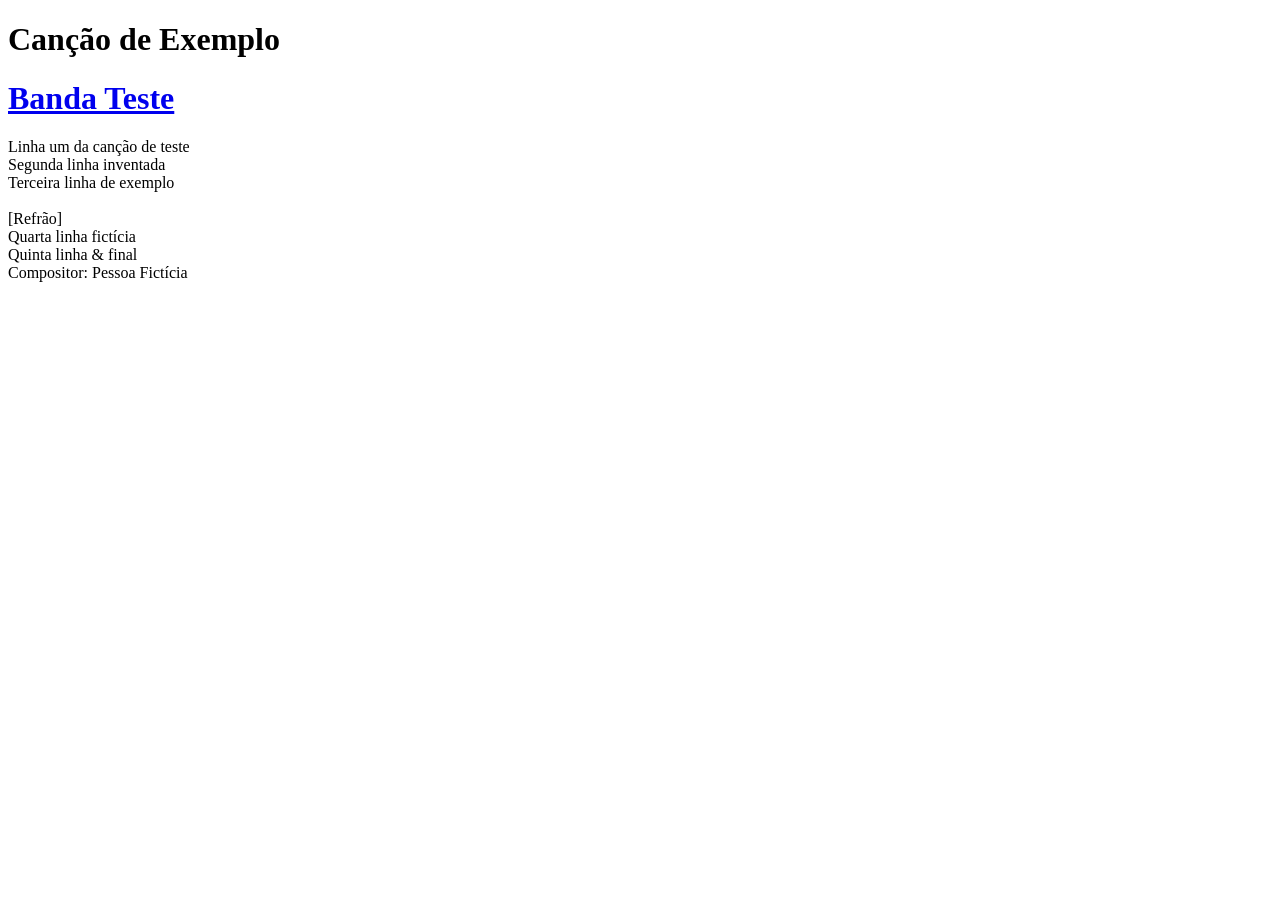
<file: tests/fixtures/lyrics_providers/vagalume_page.html>
<!DOCTYPE html><html lang=pt-br><head><meta charset=utf-8>
<meta property="og:title" content="Can&ccedil;&atilde;o de Exemplo - Banda Teste - VAGALUME">
<title>Canção de Exemplo - Banda Teste - VAGALUME</title></head>
<body><div id=lyricsArea>
<h1>Can&ccedil;&atilde;o de Exemplo</h1>
<h1 class="darkBG long"><a href=/banda-teste/ title="Banda Teste">Banda Teste</a></h1>
<div id=lyrics data-plugin=googleTranslate>Linha um da can&ccedil;&atilde;o de teste<br>Segunda linha inventada<br>Terceira linha de exemplo<br><br>[Refr&atilde;o]<br>Quarta linha fict&iacute;cia<br>Quinta linha &amp; final</div>
<div class=other>Compositor: Pessoa Fictícia</div>
</div></body></html>
</file>
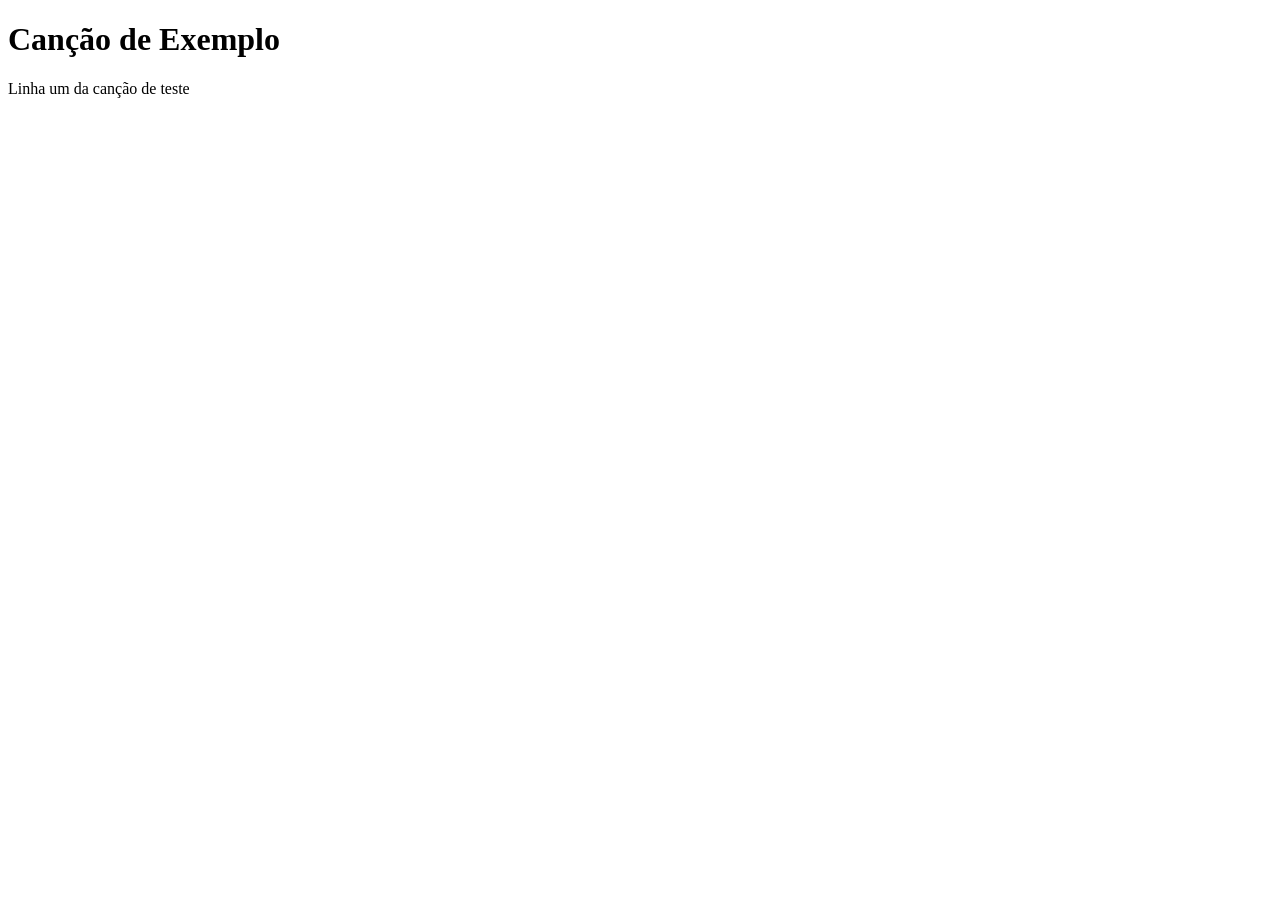
<file: tests/fixtures/lyrics_providers/vagalume_page_changed.html>
<!DOCTYPE html><html><head><meta property="og:title" content="Canção de Exemplo - Banda Teste - VAGALUME"></head>
<body><h1>Canção de Exemplo</h1><section class=letra><p>Linha um da canção de teste</p></section></body></html>
</file>
